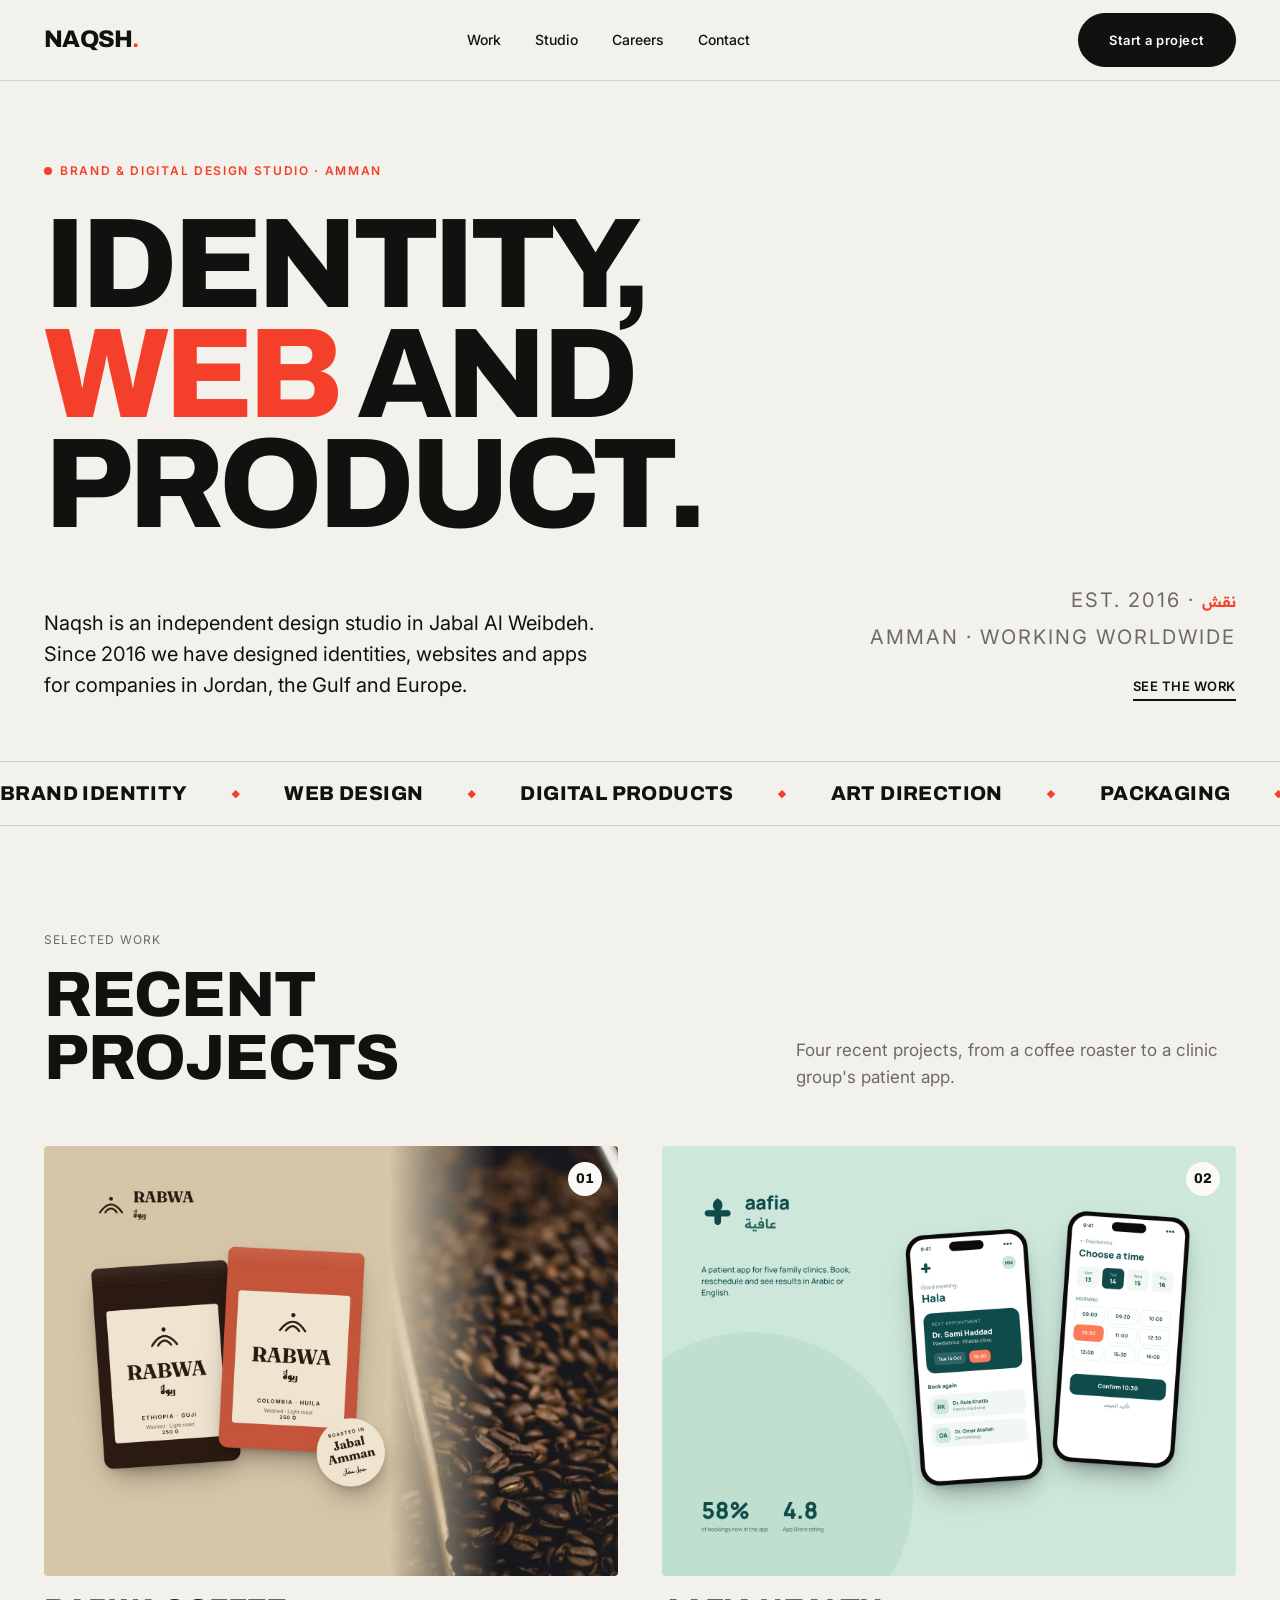
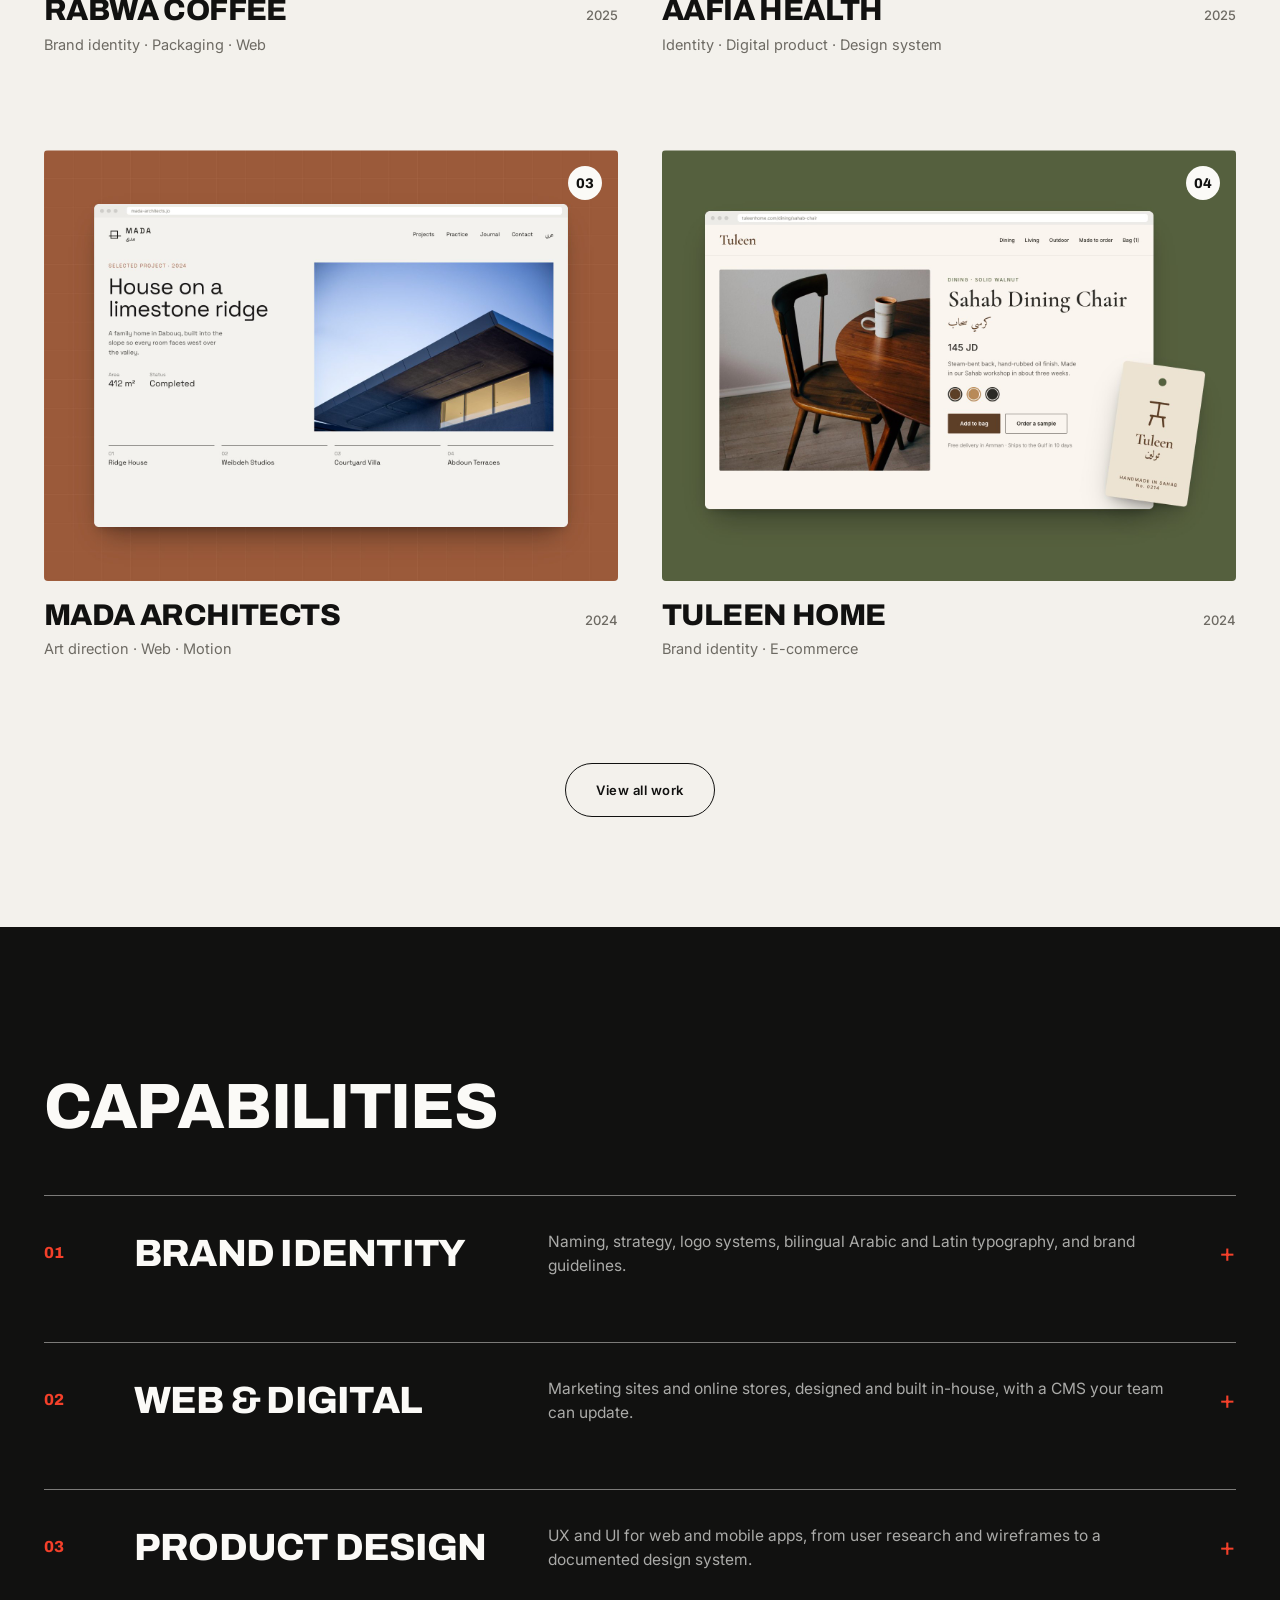
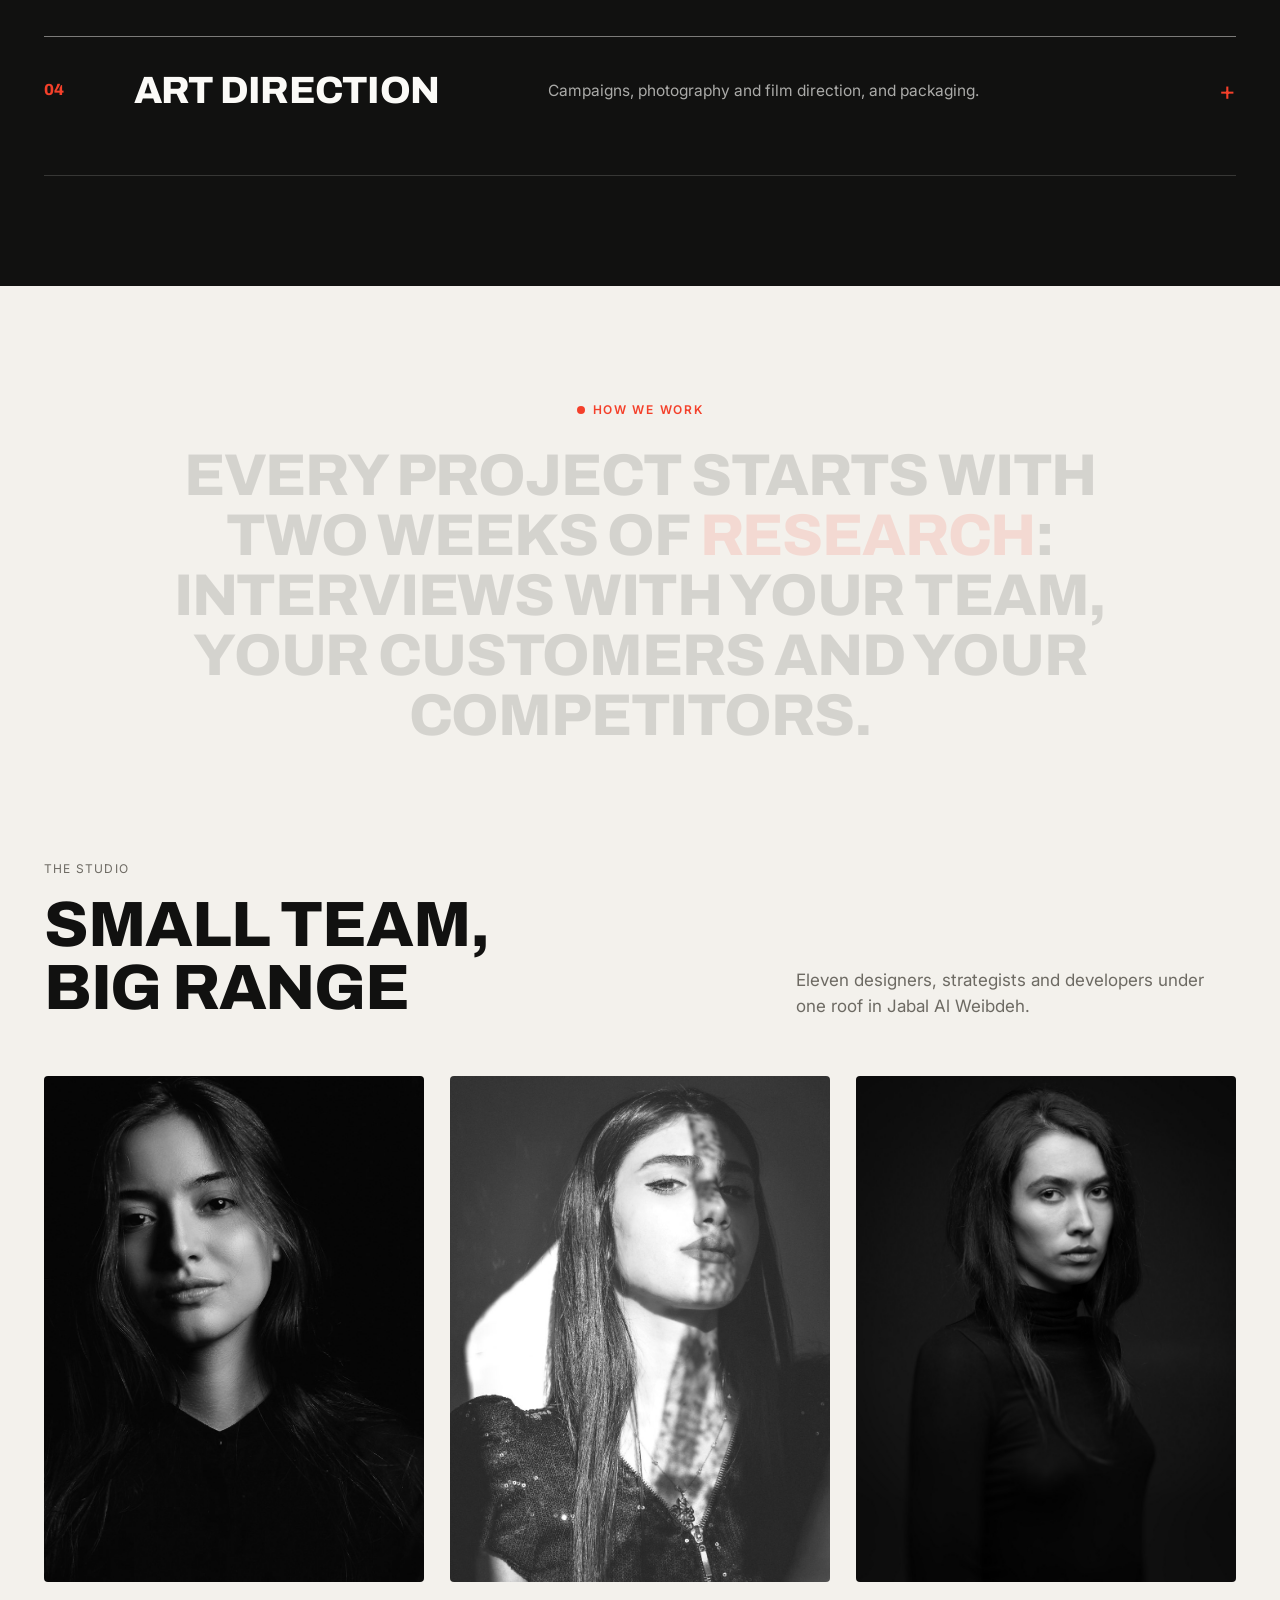
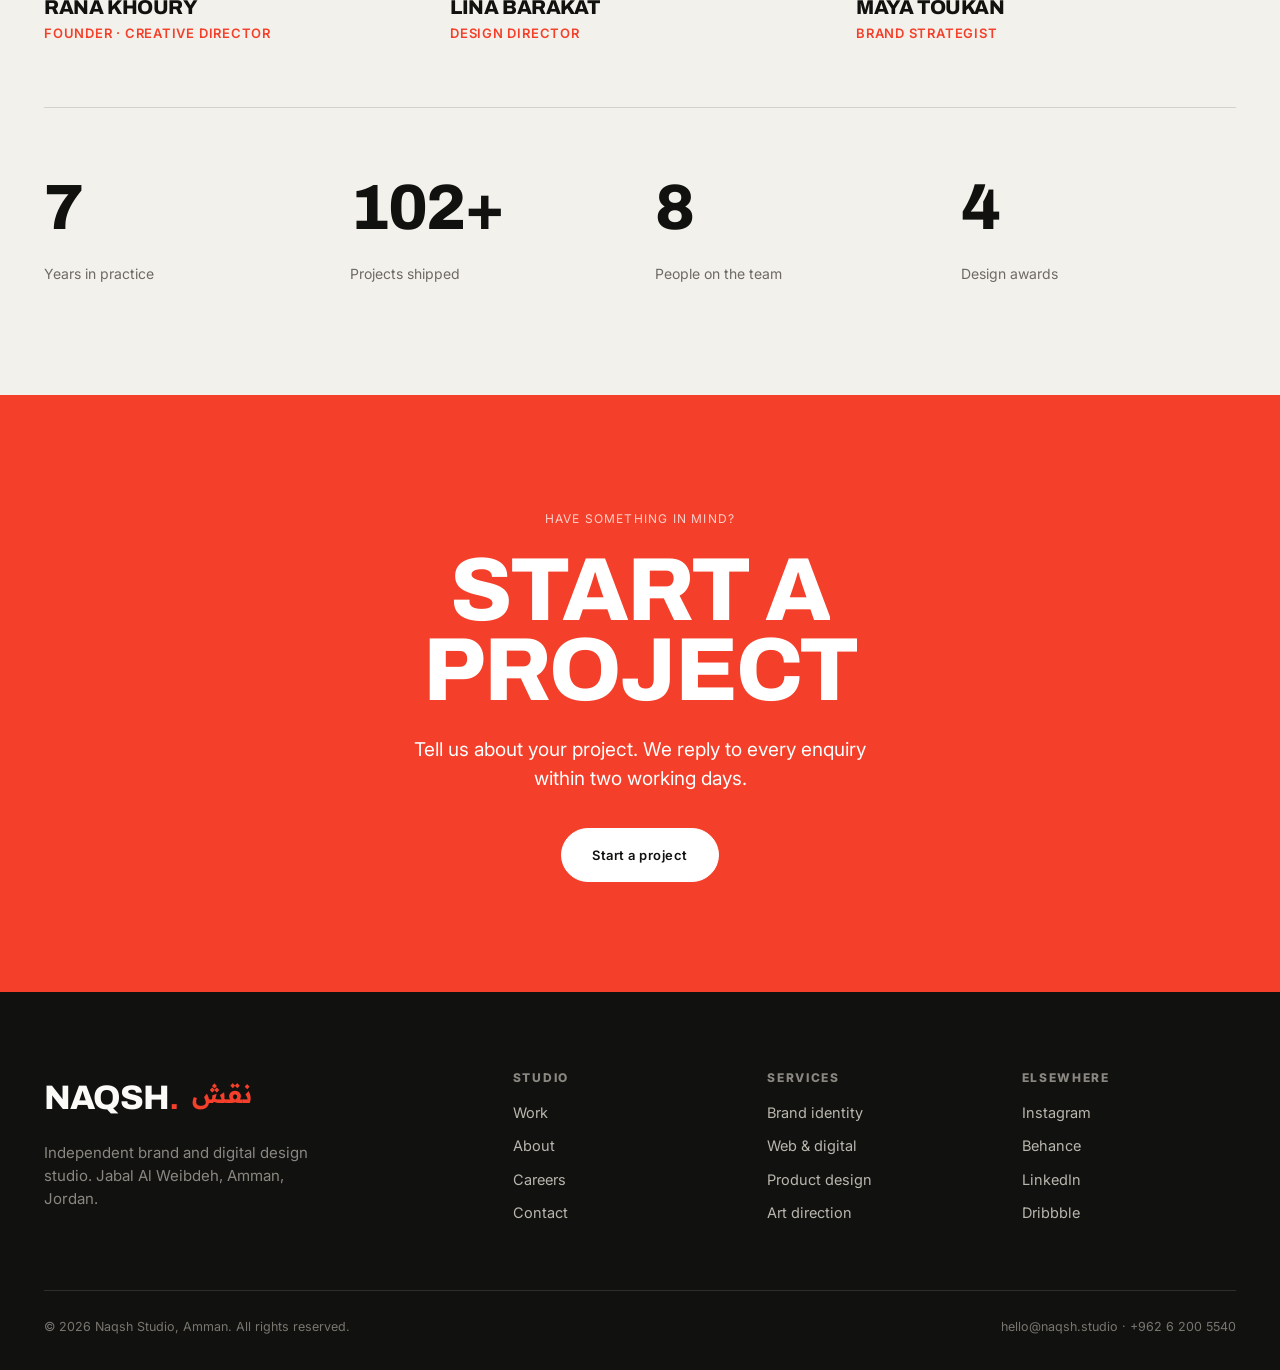
<file: index.html>
<!DOCTYPE html>
<html lang="en">
<head>
<meta charset="UTF-8">
<meta name="viewport" content="width=device-width, initial-scale=1.0">
<title>Naqsh - Brand &amp; Digital Design Studio, Amman</title>
<meta name="description" content="Naqsh is an independent brand and digital design studio in Amman. We build identities, websites and products for companies that want to be noticed for the right reasons.">
<meta property="og:title" content="Naqsh - Brand &amp; Digital Design Studio">
<meta property="og:image" content="assets/img/studio-3.jpg">
<meta name="theme-color" content="#111110">
<link rel="icon" href="assets/favicon.svg" type="image/svg+xml">
<link rel="preconnect" href="https://fonts.googleapis.com">
<link rel="preconnect" href="https://fonts.gstatic.com" crossorigin>
<link href="https://fonts.googleapis.com/css2?family=Archivo:wght@600;700;800;900&family=Inter:wght@400;500;600&family=Readex+Pro:wght@400;600&display=swap" rel="stylesheet">
<link rel="stylesheet" href="assets/css/style.css?v=4">
</head>
<body>
<header>
  <div class="wrap nav">
    <button class="burger" aria-label="Menu"><span></span><span></span><span></span></button>
    <a href="index.html" class="brand-word">Naqsh<b>.</b></a>
    <nav class="nav-links">
      <a href="work.html">Work</a>
      <a href="studio.html">Studio</a>
      <a href="careers.html">Careers</a>
      <a href="contact.html">Contact</a>
    </nav>
    <a href="contact.html" class="btn">Start a project</a>
  </div>
</header>

<!-- HERO -->
<section class="hero">
  <div class="wrap">
    <span class="eyebrow">Brand &amp; digital design studio · Amman</span>
    <h1 class="display">Identity,<br><em>web</em> and<br>product.</h1>
    <div class="hero-foot">
      <p>Naqsh is an independent design studio in Jabal Al Weibdeh. Since 2016 we have designed identities, websites and apps for companies in Jordan, the Gulf and Europe.</p>
      <div class="meta">
        <p class="mono">Est. 2016 · <span lang="ar" dir="rtl" class="hero-ar">نقش</span></p>
        <p class="mono" style="margin-top:6px">Amman · working worldwide</p>
        <div style="margin-top:20px"><a href="work.html" class="alink">See the work</a></div>
      </div>
    </div>
  </div>
  <div class="hero-marq" aria-hidden="true">
    <div class="row">
      <span>Brand Identity</span><span>Web Design</span><span>Digital Products</span><span>Art Direction</span><span>Packaging</span><span>Motion</span>
      <span>Brand Identity</span><span>Web Design</span><span>Digital Products</span><span>Art Direction</span><span>Packaging</span><span>Motion</span>
    </div>
  </div>
</section>

<!-- SELECTED WORK -->
<section style="padding-top:40px">
  <div class="wrap">
    <div class="sec-head">
      <div><span class="mono" data-r>Selected work</span><h2 data-r style="margin-top:14px">Recent<br>projects</h2></div>
      <p data-r>Four recent projects, from a coffee roaster to a clinic group's patient app.</p>
    </div>
    <div class="work-grid">
      <article class="wcard" data-r><a class="wcard-link" href="project-rabwa.html"><div class="wcard-media"><span class="idx">01</span><img src="assets/img/work/rabwa-cover.jpg" alt="Rabwa Coffee project" loading="lazy"></div>
        <div class="wcard-head"><h3>Rabwa Coffee</h3><span class="yr">2025</span></div>
        <p class="tags">Brand identity · Packaging · Web</p>
        <div class="arrow"><span class="alink">View case study</span></div>
      </a></article>
      <article class="wcard" data-r><a class="wcard-link" href="project-aafia.html"><div class="wcard-media"><span class="idx">02</span><img src="assets/img/work/aafia-cover.jpg" alt="Aafia Health project" loading="lazy"></div>
        <div class="wcard-head"><h3>Aafia Health</h3><span class="yr">2025</span></div>
        <p class="tags">Identity · Digital product · Design system</p>
        <div class="arrow"><span class="alink">View case study</span></div>
      </a></article>
      <article class="wcard" data-r><a class="wcard-link" href="project-mada.html"><div class="wcard-media"><span class="idx">03</span><img src="assets/img/work/mada-cover.jpg" alt="Mada Architects project" loading="lazy"></div>
        <div class="wcard-head"><h3>Mada Architects</h3><span class="yr">2024</span></div>
        <p class="tags">Art direction · Web · Motion</p>
        <div class="arrow"><span class="alink">View case study</span></div>
      </a></article>
      <article class="wcard" data-r><a class="wcard-link" href="project-tuleen.html"><div class="wcard-media"><span class="idx">04</span><img src="assets/img/work/tuleen-cover.jpg" alt="Tuleen Home project" loading="lazy"></div>
        <div class="wcard-head"><h3>Tuleen Home</h3><span class="yr">2024</span></div>
        <p class="tags">Brand identity · E-commerce</p>
        <div class="arrow"><span class="alink">View case study</span></div>
      </a></article>
    </div>
    <div style="text-align:center;margin-top:60px" data-r><a href="work.html" class="btn btn-o">View all work</a></div>
  </div>
</section>

<!-- SERVICES -->
<section class="serv">
  <div class="wrap">
    <div class="sec-head"><div><span class="mono" data-r>What we do</span><h2 data-r style="margin-top:14px">Capabilities</h2></div></div>
    <div class="serv-list">
      <div class="srow srow-x" data-r role="button" tabindex="0" aria-expanded="false"><span class="n">01</span><h3>Brand Identity</h3><p>Naming, strategy, logo systems, bilingual Arabic and Latin typography, and brand guidelines.</p><span class="plus" aria-hidden="true">+</span><div class="srow-more"><div><ul><li>Naming</li><li>Brand strategy</li><li>Logo and symbol</li><li>Arabic and Latin type pairing</li><li>Brand guidelines</li></ul><div class="srow-cases"><span>See it in</span><a href="project-rabwa.html">Rabwa Coffee</a><a href="project-sahel.html">Sahel Pantry</a></div></div></div></div>
      <div class="srow srow-x" data-r role="button" tabindex="0" aria-expanded="false"><span class="n">02</span><h3>Web &amp; Digital</h3><p>Marketing sites and online stores, designed and built in-house, with a CMS your team can update.</p><span class="plus" aria-hidden="true">+</span><div class="srow-more"><div><ul><li>Marketing websites</li><li>Shopify stores</li><li>Bilingual right-to-left builds</li><li>CMS your team can edit</li></ul><div class="srow-cases"><span>See it in</span><a href="project-mada.html">Mada Architects</a><a href="project-tuleen.html">Tuleen Home</a></div></div></div></div>
      <div class="srow srow-x" data-r role="button" tabindex="0" aria-expanded="false"><span class="n">03</span><h3>Product Design</h3><p>UX and UI for web and mobile apps, from user research and wireframes to a documented design system.</p><span class="plus" aria-hidden="true">+</span><div class="srow-more"><div><ul><li>User research</li><li>UX flows and prototypes</li><li>Interface design</li><li>Design systems</li></ul><div class="srow-cases"><span>See it in</span><a href="project-aafia.html">Aafia Health</a><a href="project-dawra.html">Dawra</a></div></div></div></div>
      <div class="srow srow-x" data-r role="button" tabindex="0" aria-expanded="false"><span class="n">04</span><h3>Art Direction</h3><p>Campaigns, photography and film direction, and packaging.</p><span class="plus" aria-hidden="true">+</span><div class="srow-more"><div><ul><li>Photography direction</li><li>Packaging</li><li>Campaigns</li><li>Wayfinding and signage</li></ul><div class="srow-cases"><span>See it in</span><a href="project-layali.html">Layali Dead Sea Resort</a><a href="project-fakhar.html">Fakhar Ceramics</a></div></div></div></div>
    </div>
  </div>
</section>

<!-- STATEMENT -->
<section>
  <div class="wrap statement">
    <span class="eyebrow" data-r style="justify-content:center;margin-bottom:26px">How we work</span>
    <h2 data-r>Every project starts with two weeks of <em>research</em>: interviews with your team, your customers and your competitors.</h2>
  </div>
</section>

<!-- TEAM PREVIEW -->
<section style="padding-top:0">
  <div class="wrap">
    <div class="sec-head"><div><span class="mono" data-r>The studio</span><h2 data-r style="margin-top:14px">Small team,<br>big range</h2></div><p data-r>Eleven designers, strategists and developers under one roof in Jabal Al Weibdeh.</p></div>
    <div class="team-grid">
      <div class="member" data-r><div class="m-media"><img src="assets/img/people-1.jpg" alt="Rana Khoury, founder and creative director"></div><h3>Rana Khoury</h3><p>Founder · Creative Director</p></div>
      <div class="member" data-r><div class="m-media"><img src="assets/img/people-2.jpg" alt="Lina Barakat, design director"></div><h3>Lina Barakat</h3><p>Design Director</p></div>
      <div class="member" data-r><div class="m-media"><img src="assets/img/people-4.jpg" alt="Maya Toukan, brand strategist"></div><h3>Maya Toukan</h3><p>Brand Strategist</p></div>
    </div>
    <div class="stats" style="margin-top:64px">
      <div class="stat" data-r><div class="n">10</div><div class="l">Years in practice</div></div>
      <div class="stat" data-r><div class="n">140+</div><div class="l">Projects shipped</div></div>
      <div class="stat" data-r><div class="n">11</div><div class="l">People on the team</div></div>
      <div class="stat" data-r><div class="n">6</div><div class="l">Design awards</div></div>
    </div>
  </div>
</section>

<!-- CTA -->
<section class="cta">
  <div class="wrap">
    <span class="mono" data-r style="color:rgba(255,255,255,.75)">Have something in mind?</span>
    <h2 data-r style="margin-top:20px">Start a<br>project</h2>
    <p data-r>Tell us about your project. We reply to every enquiry within two working days.</p>
    <div data-r><a href="contact.html" class="btn">Start a project</a></div>
  </div>
</section>

<footer>
  <div class="wrap">
    <div class="foot-top">
      <div class="foot-brand"><span class="brand-word">Naqsh<b style="color:var(--red)">.</b></span><span class="brand-ar" lang="ar" dir="rtl">نقش</span><p>Independent brand and digital design studio. Jabal Al Weibdeh, Amman, Jordan.</p></div>
      <div class="foot-col"><h4>Studio</h4><a href="work.html">Work</a><a href="studio.html">About</a><a href="careers.html">Careers</a><a href="contact.html">Contact</a></div>
      <div class="foot-col"><h4>Services</h4><a href="work.html">Brand identity</a><a href="work.html">Web &amp; digital</a><a href="work.html">Product design</a><a href="work.html">Art direction</a></div>
      <div class="foot-col"><h4>Elsewhere</h4><a href="https://instagram.com/naqsh.studio" target="_blank" rel="noopener">Instagram</a><a href="https://behance.net/naqshstudio" target="_blank" rel="noopener">Behance</a><a href="https://linkedin.com/company/naqsh-studio" target="_blank" rel="noopener">LinkedIn</a><a href="https://dribbble.com/naqshstudio" target="_blank" rel="noopener">Dribbble</a></div>
    </div>
    <div class="foot-bottom"><span>© <span data-year>2026</span> Naqsh Studio, Amman. All rights reserved.</span><span>hello@naqsh.studio · +962 6 200 5540</span></div>
  </div>
</footer>
<script src="assets/js/main.js?v=4"></script>
</body>
</html>
</file>
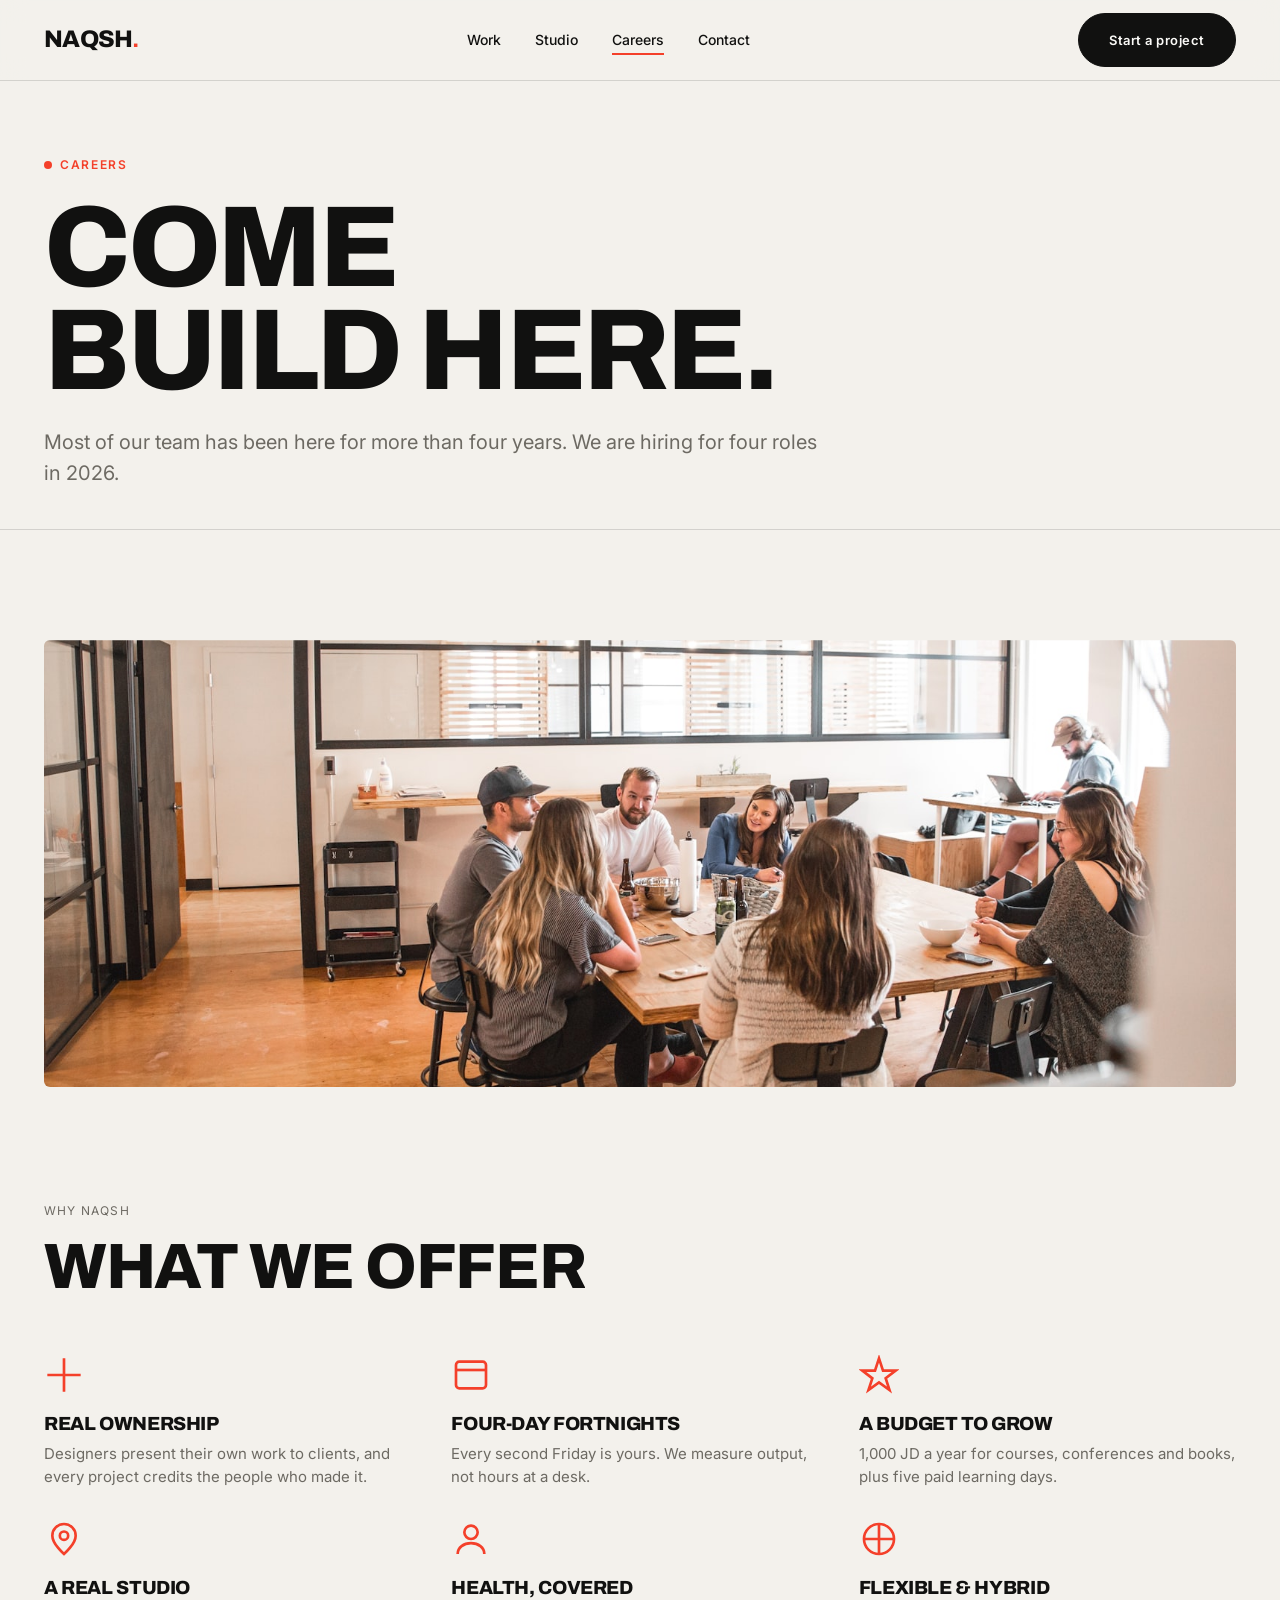
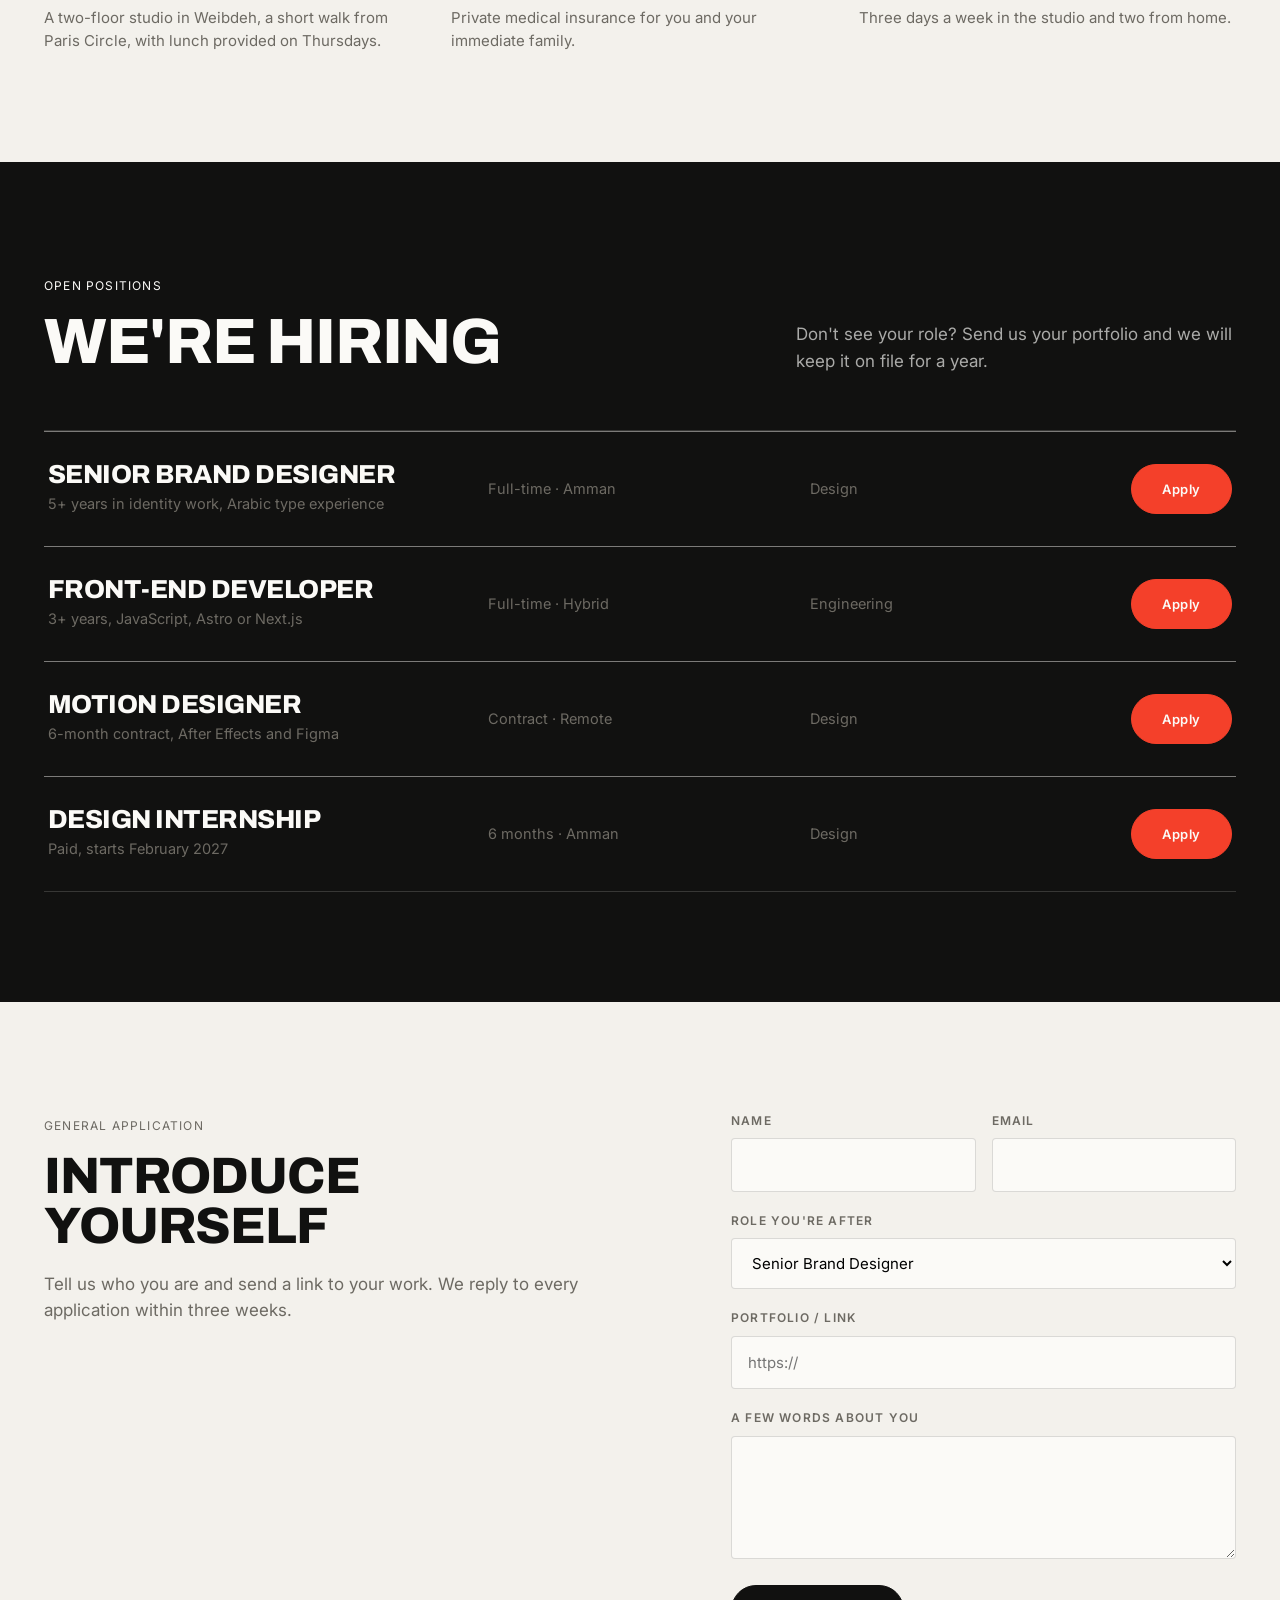
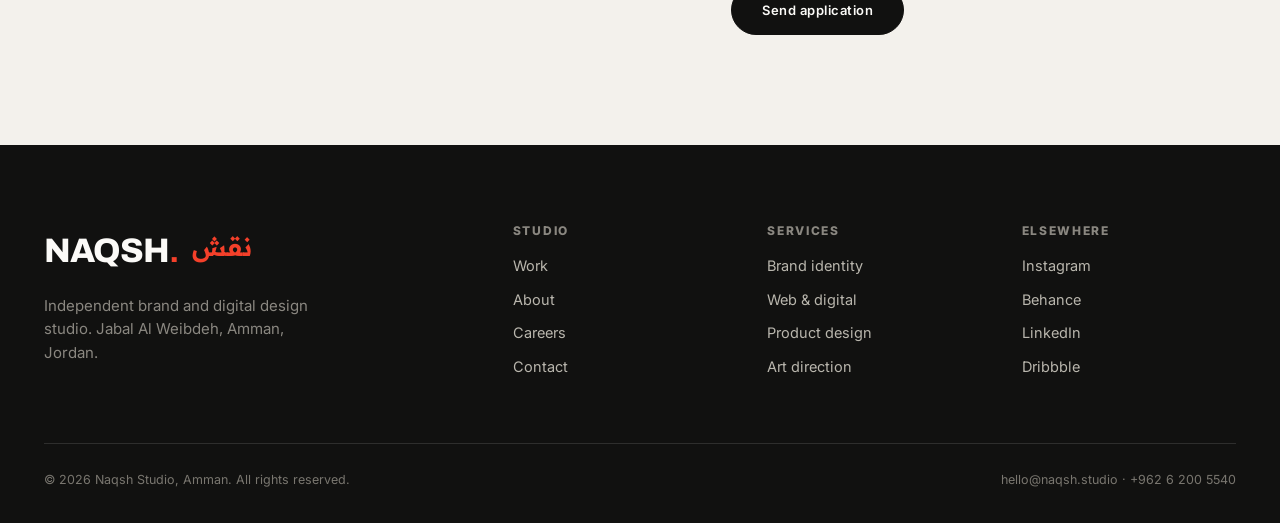
<file: careers.html>
<!DOCTYPE html>
<html lang="en">
<head>
<meta charset="UTF-8">
<meta name="viewport" content="width=device-width, initial-scale=1.0">
<title>Careers - Naqsh Studio</title>
<meta name="description" content="Join Naqsh. Current openings, how we work, and what it's like to be part of an independent design studio in Amman.">
<link rel="icon" href="assets/favicon.svg" type="image/svg+xml">
<link rel="preconnect" href="https://fonts.googleapis.com">
<link rel="preconnect" href="https://fonts.gstatic.com" crossorigin>
<link href="https://fonts.googleapis.com/css2?family=Archivo:wght@600;700;800;900&family=Inter:wght@400;500;600&family=Readex+Pro:wght@400;600&display=swap" rel="stylesheet">
<link rel="stylesheet" href="assets/css/style.css?v=4">
</head>
<body>
<header>
  <div class="wrap nav">
    <button class="burger" aria-label="Menu"><span></span><span></span><span></span></button>
    <a href="index.html" class="brand-word">Naqsh<b>.</b></a>
    <nav class="nav-links"><a href="work.html">Work</a><a href="studio.html">Studio</a><a href="careers.html" class="active">Careers</a><a href="contact.html">Contact</a></nav>
    <a href="contact.html" class="btn">Start a project</a>
  </div>
</header>

<div class="page-hero">
  <div class="wrap">
    <span class="eyebrow">Careers</span>
    <h1 class="display">Come<br>build here.</h1>
    <p class="lede">Most of our team has been here for more than four years. We are hiring for four roles in 2026.</p>
  </div>
</div>

<section style="padding-bottom:0">
  <div class="wrap">
    <img src="assets/img/team-1.jpg" alt="Life at Naqsh" data-r style="width:100%;aspect-ratio:16/6;object-fit:cover;border-radius:6px">
  </div>
</section>

<!-- PERKS -->
<section>
  <div class="wrap">
    <div class="sec-head"><div><span class="mono" data-r>Why Naqsh</span><h2 data-r style="margin-top:14px">What we offer</h2></div></div>
    <div class="perks">
      <div class="perk" data-r><svg class="ic" viewBox="0 0 24 24" fill="none" stroke="currentColor" stroke-width="1.6"><path d="M12 2v20M2 12h20"/></svg><h3>Real ownership</h3><p>Designers present their own work to clients, and every project credits the people who made it.</p></div>
      <div class="perk" data-r><svg class="ic" viewBox="0 0 24 24" fill="none" stroke="currentColor" stroke-width="1.6"><rect x="3" y="4" width="18" height="16" rx="2"/><path d="M3 9h18"/></svg><h3>Four-day fortnights</h3><p>Every second Friday is yours. We measure output, not hours at a desk.</p></div>
      <div class="perk" data-r><svg class="ic" viewBox="0 0 24 24" fill="none" stroke="currentColor" stroke-width="1.6"><path d="M12 2l2.4 7.4H22l-6 4.5 2.3 7.1-6.3-4.6L5.7 21 8 14 2 9.4h7.6z"/></svg><h3>A budget to grow</h3><p>1,000 JD a year for courses, conferences and books, plus five paid learning days.</p></div>
      <div class="perk" data-r><svg class="ic" viewBox="0 0 24 24" fill="none" stroke="currentColor" stroke-width="1.6"><path d="M12 21s-7-6-7-11a7 7 0 0 1 14 0c0 5-7 11-7 11z"/><circle cx="12" cy="10" r="2.5"/></svg><h3>A real studio</h3><p>A two-floor studio in Weibdeh, a short walk from Paris Circle, with lunch provided on Thursdays.</p></div>
      <div class="perk" data-r><svg class="ic" viewBox="0 0 24 24" fill="none" stroke="currentColor" stroke-width="1.6"><circle cx="12" cy="8" r="4"/><path d="M4 21c0-4 3.6-6.5 8-6.5s8 2.5 8 6.5"/></svg><h3>Health, covered</h3><p>Private medical insurance for you and your immediate family.</p></div>
      <div class="perk" data-r><svg class="ic" viewBox="0 0 24 24" fill="none" stroke="currentColor" stroke-width="1.6"><path d="M3 12h18M12 3v18"/><circle cx="12" cy="12" r="9"/></svg><h3>Flexible &amp; hybrid</h3><p>Three days a week in the studio and two from home.</p></div>
    </div>
  </div>
</section>

<!-- OPEN ROLES -->
<section class="serv">
  <div class="wrap">
    <div class="sec-head"><div><span class="mono" data-r>Open positions</span><h2 data-r style="margin-top:14px">We're hiring</h2></div><p data-r style="color:rgba(251,250,247,.66)">Don't see your role? Send us your portfolio and we will keep it on file for a year.</p></div>
    <div style="border-top:1px solid rgba(251,250,247,.16)">
      <div class="job" data-r style="border-color:rgba(251,250,247,.16)"><div><h3>Senior Brand Designer</h3><p class="d" style="margin-top:6px">5+ years in identity work, Arabic type experience</p></div><div class="d">Full-time · Amman</div><div class="d">Design</div><button class="btn" data-apply="Senior Brand Designer" style="background:var(--red);border-color:var(--red)">Apply</button></div>
      <div class="job" data-r style="border-color:rgba(251,250,247,.16)"><div><h3>Front-end Developer</h3><p class="d" style="margin-top:6px">3+ years, JavaScript, Astro or Next.js</p></div><div class="d">Full-time · Hybrid</div><div class="d">Engineering</div><button class="btn" data-apply="Front-end Developer" style="background:var(--red);border-color:var(--red)">Apply</button></div>
      <div class="job" data-r style="border-color:rgba(251,250,247,.16)"><div><h3>Motion Designer</h3><p class="d" style="margin-top:6px">6-month contract, After Effects and Figma</p></div><div class="d">Contract · Remote</div><div class="d">Design</div><button class="btn" data-apply="Motion Designer" style="background:var(--red);border-color:var(--red)">Apply</button></div>
      <div class="job" data-r style="border-color:rgba(251,250,247,.16);border-bottom:1px solid rgba(251,250,247,.16)"><div><h3>Design Internship</h3><p class="d" style="margin-top:6px">Paid, starts February 2027</p></div><div class="d">6 months · Amman</div><div class="d">Design</div><button class="btn" data-apply="Design Internship" style="background:var(--red);border-color:var(--red)">Apply</button></div>
    </div>
  </div>
</section>

<!-- APPLY -->
<section id="apply">
  <div class="wrap cgrid">
    <div data-r>
      <span class="mono">General application</span>
      <h2 style="font-size:clamp(30px,4vw,52px);text-transform:uppercase;margin:14px 0 20px">Introduce<br>yourself</h2>
      <p style="color:var(--grey);font-size:17px">Tell us who you are and send a link to your work. We reply to every application within three weeks.</p>
    </div>
    <div data-r>
      <form data-form id="apply-form">
        <div style="display:grid;grid-template-columns:1fr 1fr;gap:16px">
          <div class="field"><label>Name</label><input type="text" required></div>
          <div class="field"><label>Email</label><input type="email" required></div>
        </div>
        <div class="field"><label>Role you're after</label>
          <select data-role-select><option>Senior Brand Designer</option><option>Front-end Developer</option><option>Motion Designer</option><option>Design Internship</option><option>Something else</option></select>
        </div>
        <div class="field"><label>Portfolio / link</label><input type="url" placeholder="https://"></div>
        <div class="field"><label>A few words about you</label><textarea rows="4"></textarea></div>
        <button class="btn" type="submit">Send application</button>
        <p data-note style="display:none;color:var(--red);margin-top:14px;font-weight:600">Thank you. We have received your application.</p>
      </form>
    </div>
  </div>
</section>

<footer>
  <div class="wrap">
    <div class="foot-top">
      <div class="foot-brand"><span class="brand-word">Naqsh<b style="color:var(--red)">.</b></span><span class="brand-ar" lang="ar" dir="rtl">نقش</span><p>Independent brand and digital design studio. Jabal Al Weibdeh, Amman, Jordan.</p></div>
      <div class="foot-col"><h4>Studio</h4><a href="work.html">Work</a><a href="studio.html">About</a><a href="careers.html">Careers</a><a href="contact.html">Contact</a></div>
      <div class="foot-col"><h4>Services</h4><a href="work.html">Brand identity</a><a href="work.html">Web &amp; digital</a><a href="work.html">Product design</a><a href="work.html">Art direction</a></div>
      <div class="foot-col"><h4>Elsewhere</h4><a href="https://instagram.com/naqsh.studio" target="_blank" rel="noopener">Instagram</a><a href="https://behance.net/naqshstudio" target="_blank" rel="noopener">Behance</a><a href="https://linkedin.com/company/naqsh-studio" target="_blank" rel="noopener">LinkedIn</a><a href="https://dribbble.com/naqshstudio" target="_blank" rel="noopener">Dribbble</a></div>
    </div>
    <div class="foot-bottom"><span>© <span data-year>2026</span> Naqsh Studio, Amman. All rights reserved.</span><span>hello@naqsh.studio · +962 6 200 5540</span></div>
  </div>
</footer>
<script src="assets/js/main.js?v=4"></script>
</body>
</html>
</file>
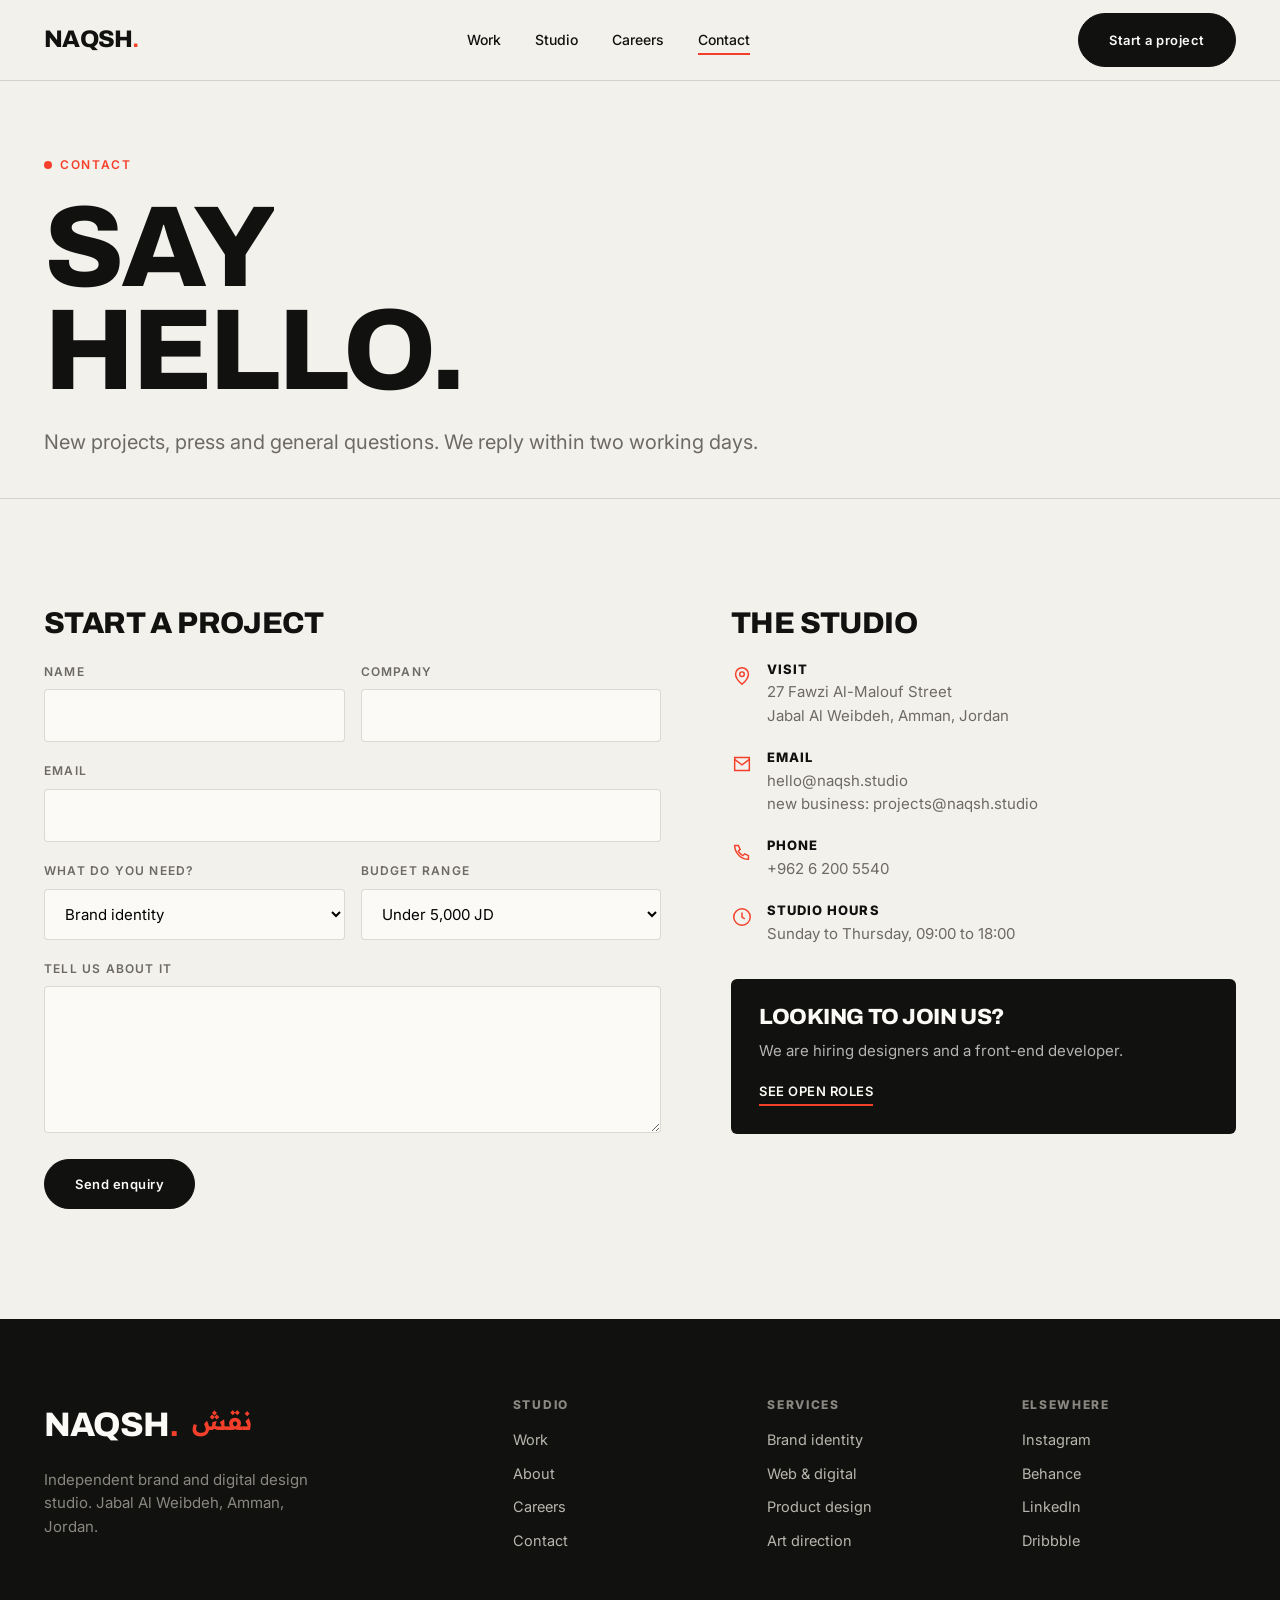
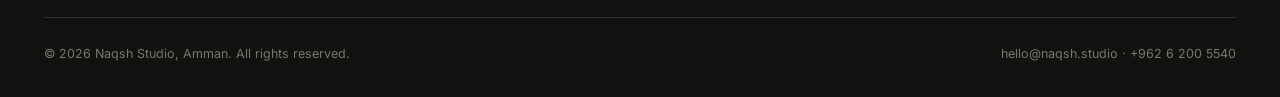
<file: contact.html>
<!DOCTYPE html>
<html lang="en">
<head>
<meta charset="UTF-8">
<meta name="viewport" content="width=device-width, initial-scale=1.0">
<title>Contact - Naqsh Studio</title>
<meta name="description" content="Start a project with Naqsh, or just say hello. Studio in Jabal Al Weibdeh, Amman.">
<link rel="icon" href="assets/favicon.svg" type="image/svg+xml">
<link rel="preconnect" href="https://fonts.googleapis.com">
<link rel="preconnect" href="https://fonts.gstatic.com" crossorigin>
<link href="https://fonts.googleapis.com/css2?family=Archivo:wght@600;700;800;900&family=Inter:wght@400;500;600&family=Readex+Pro:wght@400;600&display=swap" rel="stylesheet">
<link rel="stylesheet" href="assets/css/style.css?v=4">
</head>
<body>
<header>
  <div class="wrap nav">
    <button class="burger" aria-label="Menu"><span></span><span></span><span></span></button>
    <a href="index.html" class="brand-word">Naqsh<b>.</b></a>
    <nav class="nav-links"><a href="work.html">Work</a><a href="studio.html">Studio</a><a href="careers.html">Careers</a><a href="contact.html" class="active">Contact</a></nav>
    <a href="contact.html" class="btn">Start a project</a>
  </div>
</header>

<div class="page-hero">
  <div class="wrap">
    <span class="eyebrow">Contact</span>
    <h1 class="display">Say<br>hello.</h1>
    <p class="lede">New projects, press and general questions. We reply within two working days.</p>
  </div>
</div>

<section>
  <div class="wrap cgrid">
    <div data-r>
      <h2 style="font-size:30px;text-transform:uppercase;margin-bottom:24px">Start a project</h2>
      <form data-form>
        <div style="display:grid;grid-template-columns:1fr 1fr;gap:16px">
          <div class="field"><label>Name</label><input type="text" required></div>
          <div class="field"><label>Company</label><input type="text"></div>
        </div>
        <div class="field"><label>Email</label><input type="email" required></div>
        <div style="display:grid;grid-template-columns:1fr 1fr;gap:16px">
          <div class="field"><label>What do you need?</label>
            <select><option>Brand identity</option><option>Website</option><option>Digital product</option><option>Art direction</option><option>Not sure yet</option></select>
          </div>
          <div class="field"><label>Budget range</label>
            <select><option>Under 5,000 JD</option><option>5,000 to 15,000 JD</option><option>15,000 to 40,000 JD</option><option>40,000 JD +</option></select>
          </div>
        </div>
        <div class="field"><label>Tell us about it</label><textarea rows="5" required></textarea></div>
        <button class="btn" type="submit">Send enquiry</button>
        <p data-note style="display:none;color:var(--red);margin-top:14px;font-weight:600">Thank you. We will reply within two working days.</p>
      </form>
    </div>
    <div data-r>
      <h2 style="font-size:30px;text-transform:uppercase;margin-bottom:24px">The studio</h2>
      <div class="info-row"><svg viewBox="0 0 24 24" fill="none" stroke="currentColor" stroke-width="1.6"><path d="M12 21s-7-6-7-11a7 7 0 0 1 14 0c0 5-7 11-7 11z"/><circle cx="12" cy="10" r="2.5"/></svg><div><h4>Visit</h4><p>27 Fawzi Al-Malouf Street<br>Jabal Al Weibdeh, Amman, Jordan</p></div></div>
      <div class="info-row"><svg viewBox="0 0 24 24" fill="none" stroke="currentColor" stroke-width="1.6"><path d="M4 5h16v14H4z"/><path d="M4 7l8 6 8-6"/></svg><div><h4>Email</h4><p>hello@naqsh.studio<br>new business: projects@naqsh.studio</p></div></div>
      <div class="info-row"><svg viewBox="0 0 24 24" fill="none" stroke="currentColor" stroke-width="1.6"><path d="M4 5c0 8 7 15 15 15v-4l-4-2-2 2a12 12 0 0 1-5-5l2-2-2-4H4z"/></svg><div><h4>Phone</h4><p>+962 6 200 5540</p></div></div>
      <div class="info-row"><svg viewBox="0 0 24 24" fill="none" stroke="currentColor" stroke-width="1.6"><circle cx="12" cy="12" r="9"/><path d="M12 7v5l3 2"/></svg><div><h4>Studio hours</h4><p>Sunday to Thursday, 09:00 to 18:00</p></div></div>
      <div style="margin-top:34px;padding:28px;background:var(--ink);color:var(--paper);border-radius:6px">
        <h3 style="font-size:22px;text-transform:uppercase;margin-bottom:10px;color:var(--paper)">Looking to join us?</h3>
        <p style="color:rgba(251,250,247,.7);font-size:15px;margin-bottom:16px">We are hiring designers and a front-end developer.</p>
        <a href="careers.html" class="alink" style="color:var(--paper);border-color:var(--red)">See open roles</a>
      </div>
    </div>
  </div>
</section>

<footer>
  <div class="wrap">
    <div class="foot-top">
      <div class="foot-brand"><span class="brand-word">Naqsh<b style="color:var(--red)">.</b></span><span class="brand-ar" lang="ar" dir="rtl">نقش</span><p>Independent brand and digital design studio. Jabal Al Weibdeh, Amman, Jordan.</p></div>
      <div class="foot-col"><h4>Studio</h4><a href="work.html">Work</a><a href="studio.html">About</a><a href="careers.html">Careers</a><a href="contact.html">Contact</a></div>
      <div class="foot-col"><h4>Services</h4><a href="work.html">Brand identity</a><a href="work.html">Web &amp; digital</a><a href="work.html">Product design</a><a href="work.html">Art direction</a></div>
      <div class="foot-col"><h4>Elsewhere</h4><a href="https://instagram.com/naqsh.studio" target="_blank" rel="noopener">Instagram</a><a href="https://behance.net/naqshstudio" target="_blank" rel="noopener">Behance</a><a href="https://linkedin.com/company/naqsh-studio" target="_blank" rel="noopener">LinkedIn</a><a href="https://dribbble.com/naqshstudio" target="_blank" rel="noopener">Dribbble</a></div>
    </div>
    <div class="foot-bottom"><span>© <span data-year>2026</span> Naqsh Studio, Amman. All rights reserved.</span><span>hello@naqsh.studio · +962 6 200 5540</span></div>
  </div>
</footer>
<script src="assets/js/main.js?v=4"></script>
</body>
</html>
</file>
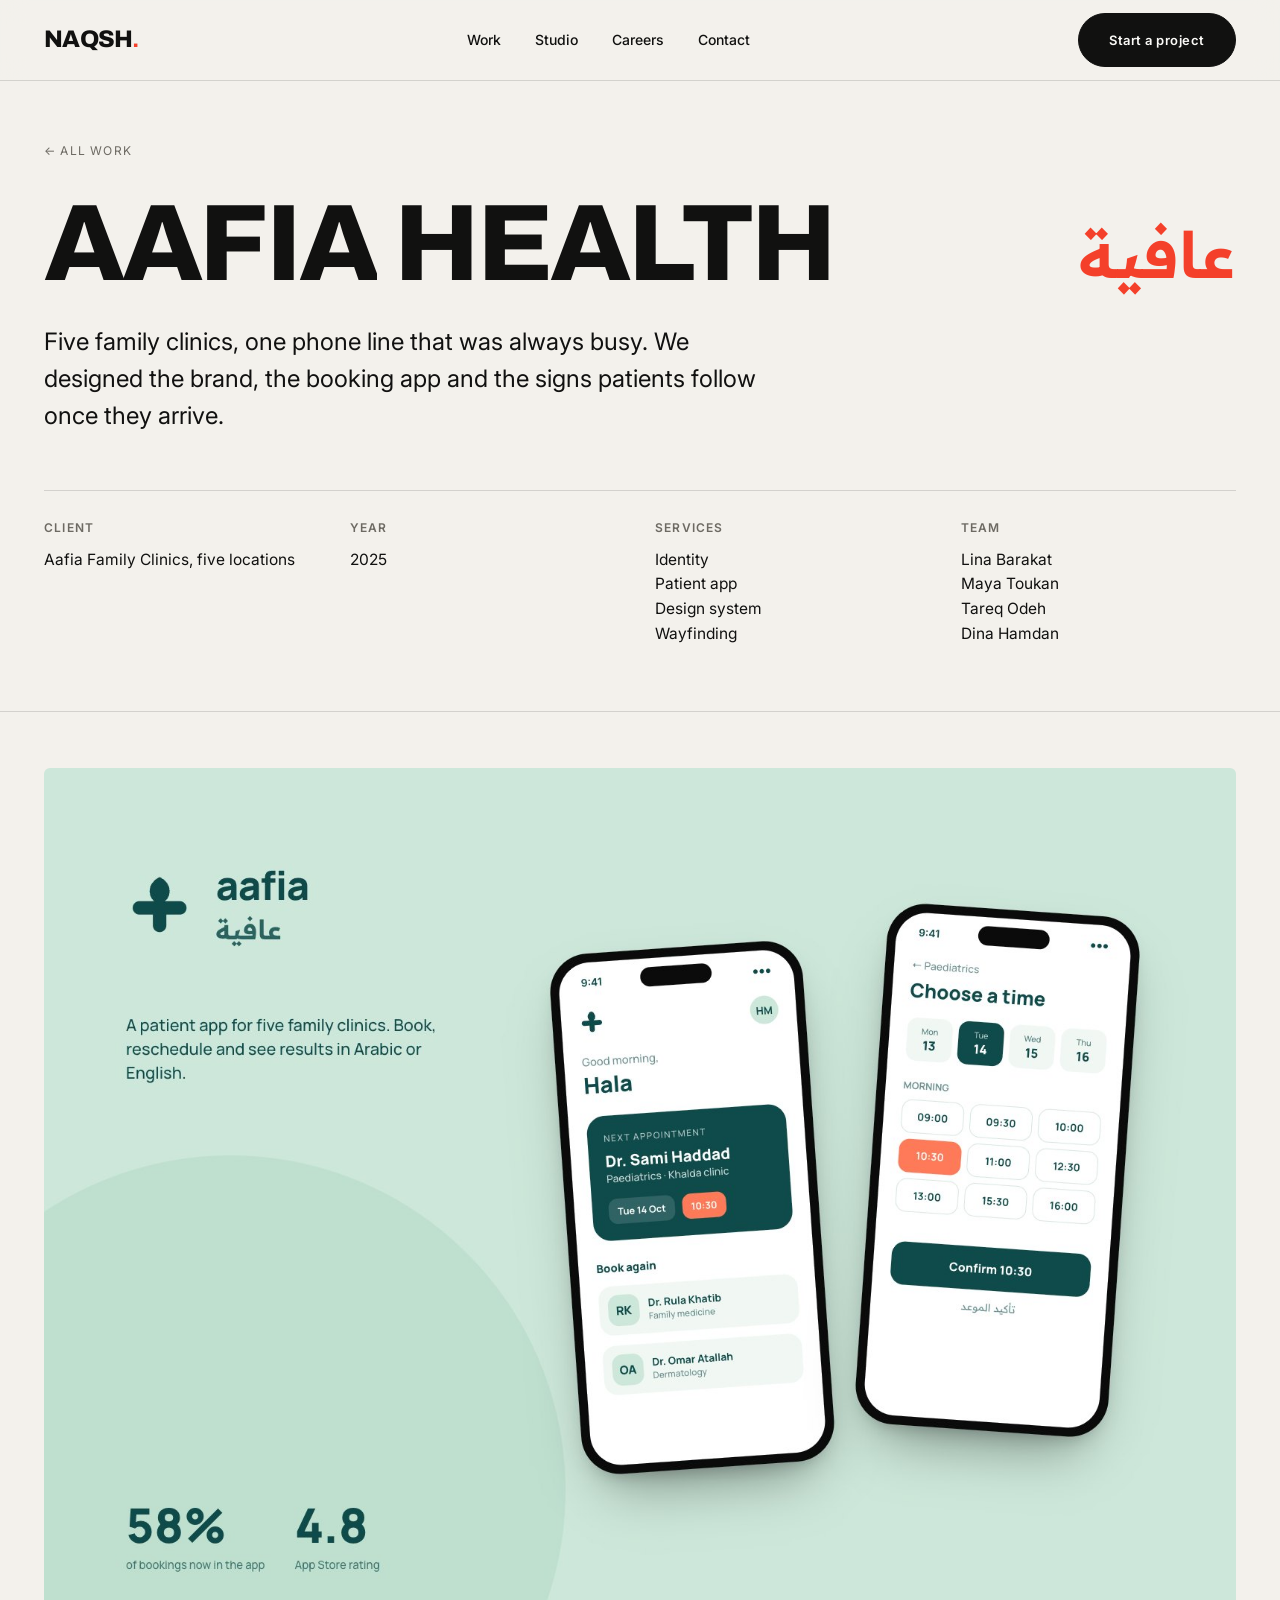
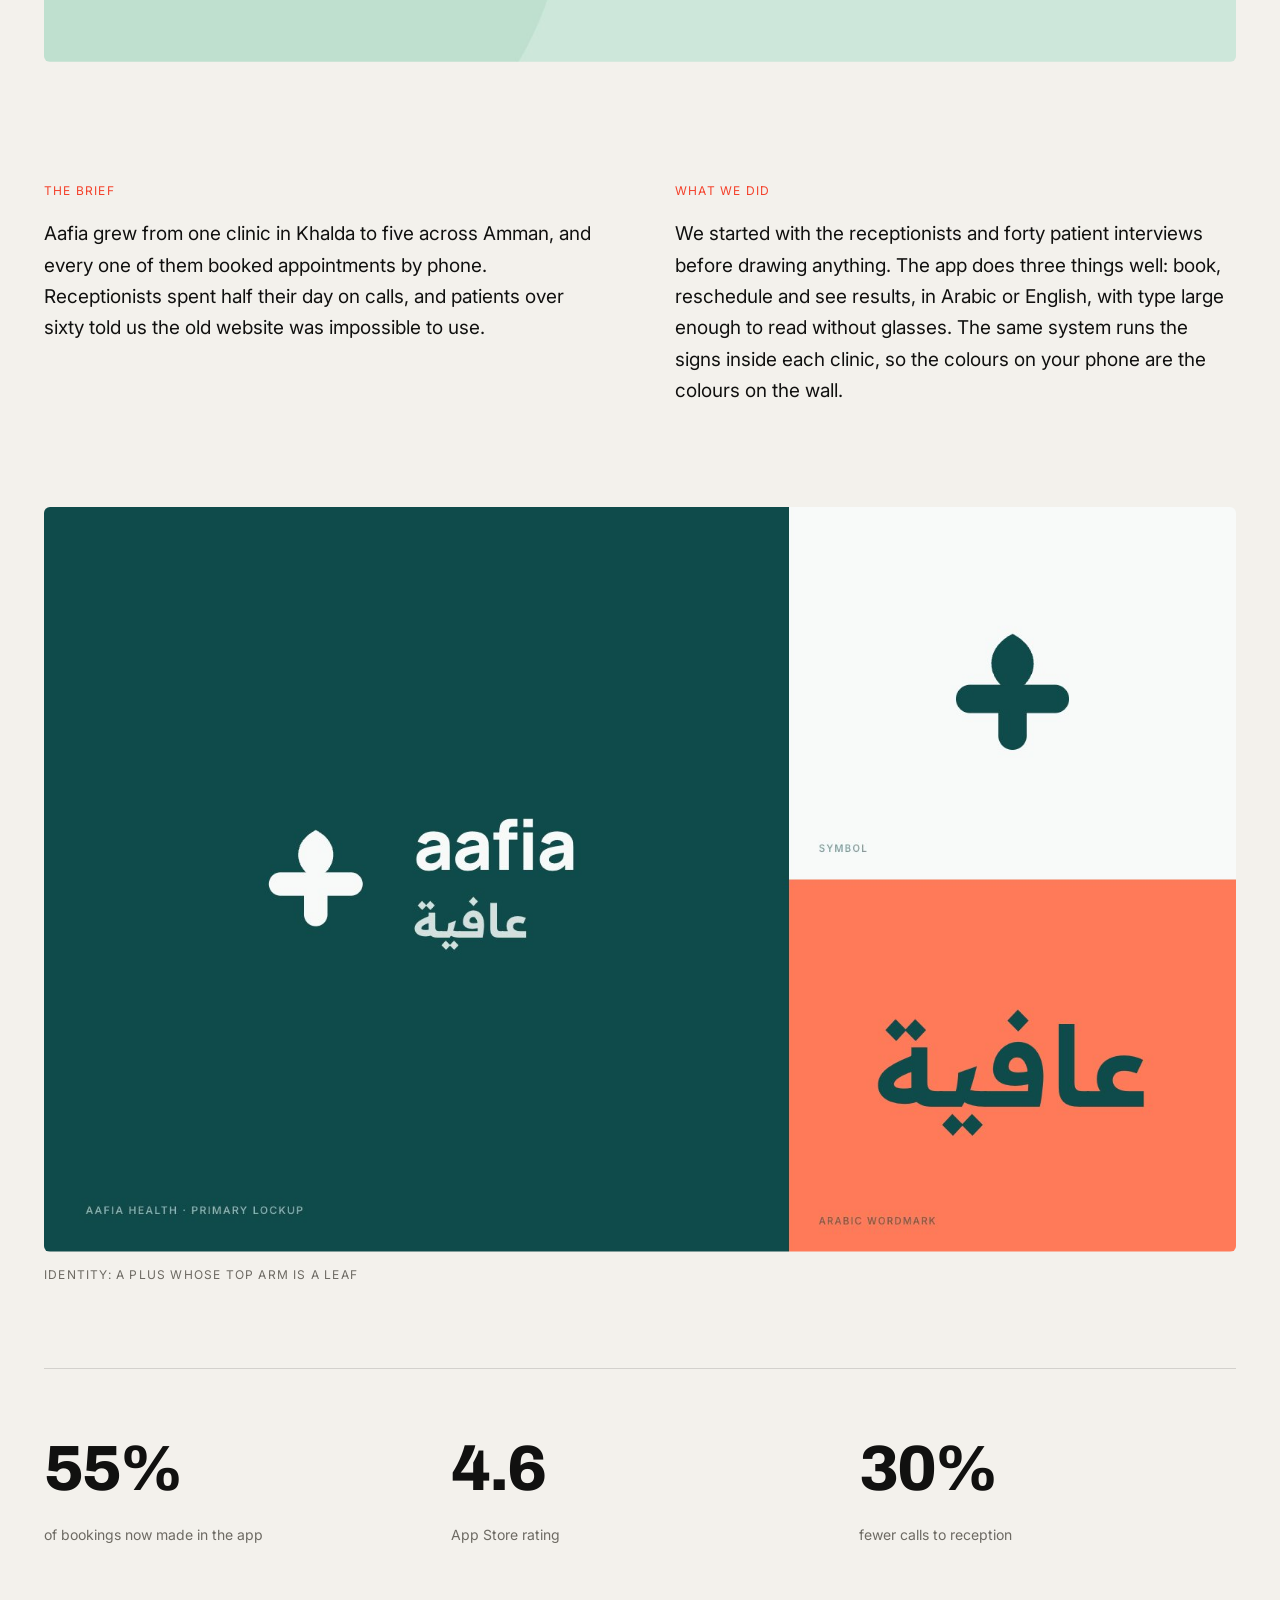
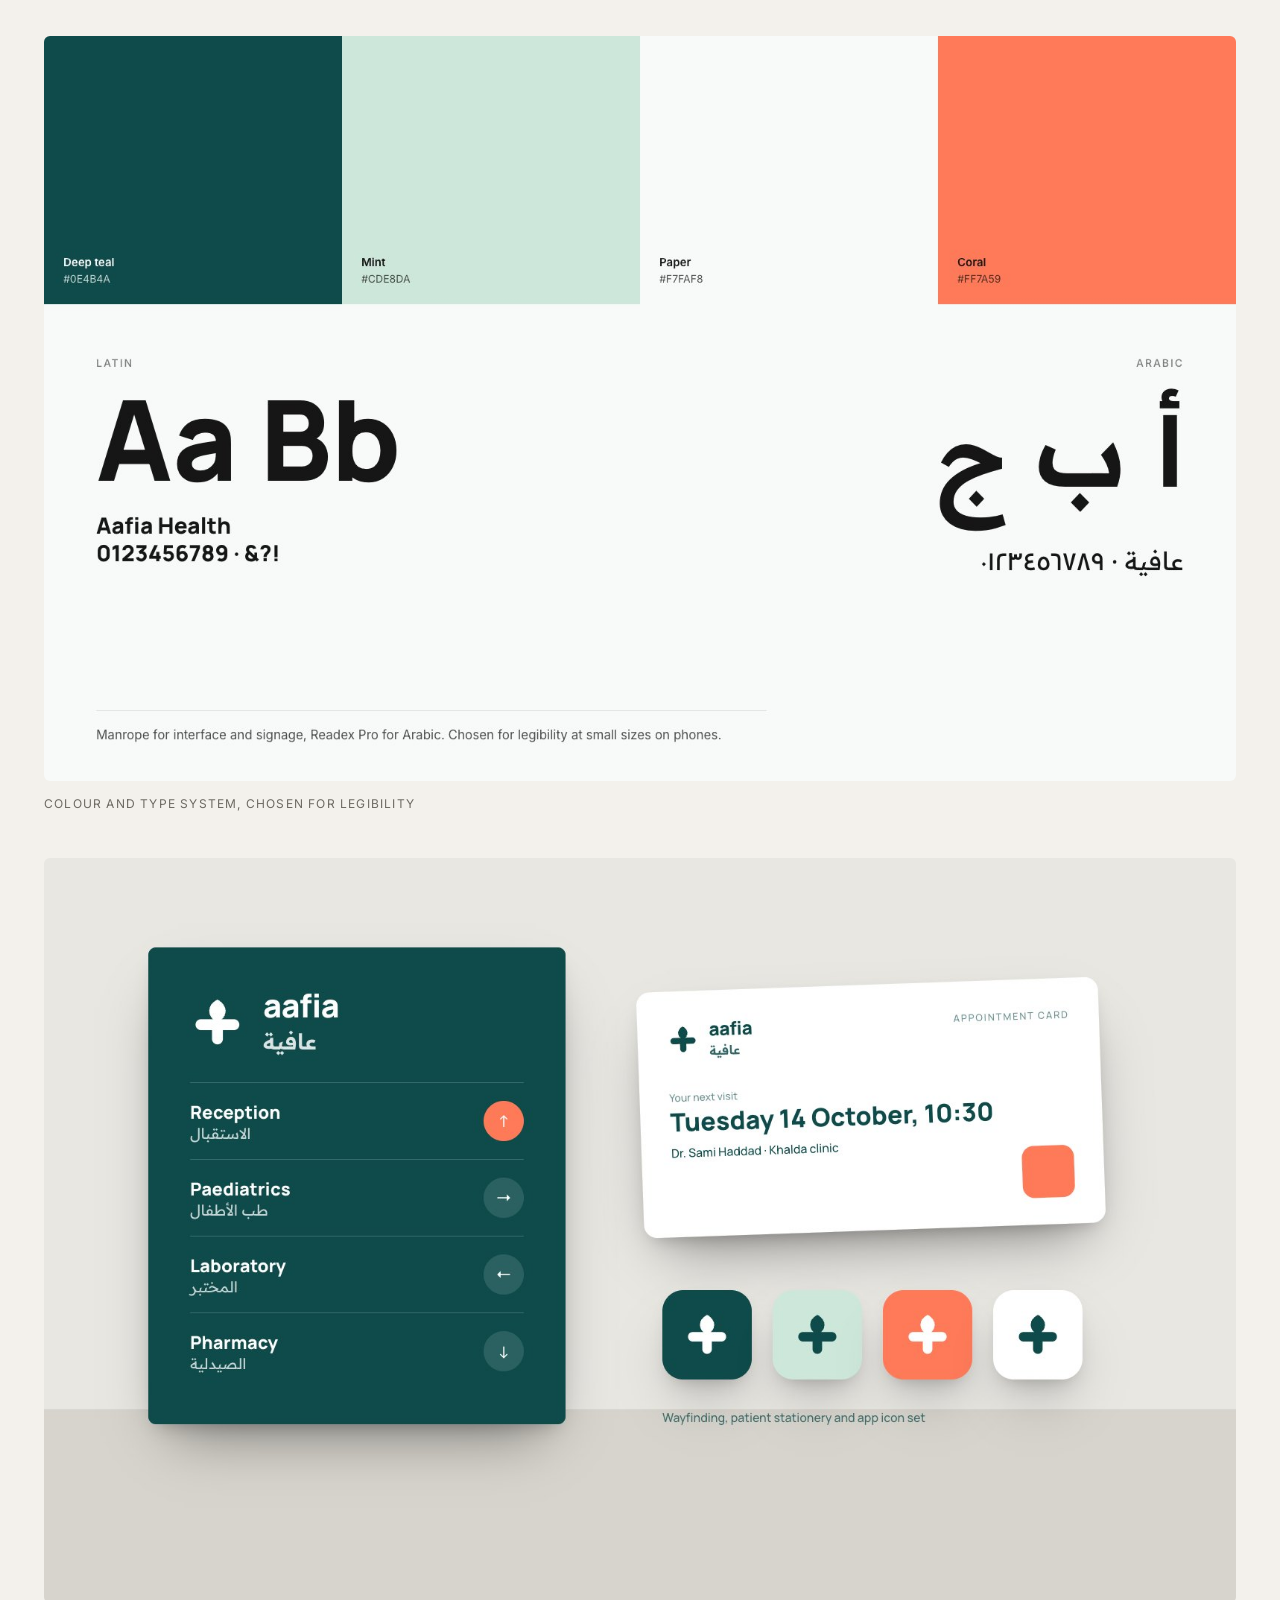
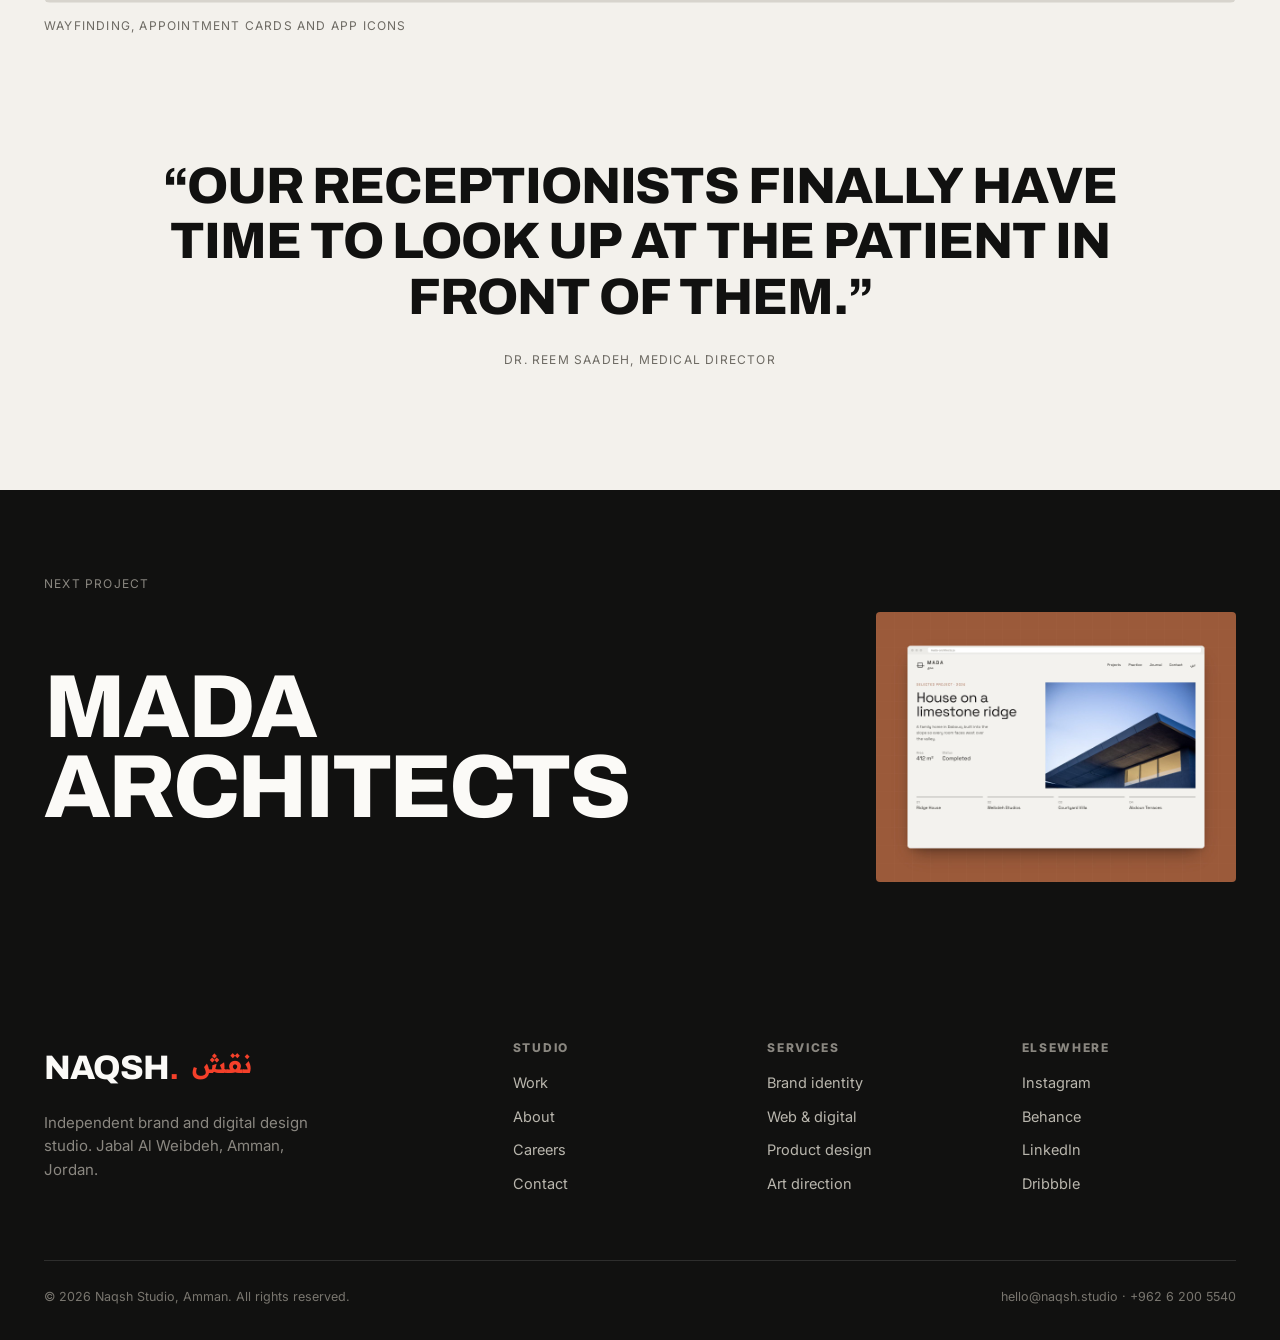
<file: project-aafia.html>
<!DOCTYPE html>
<html lang="en">
<head>
<meta charset="UTF-8">
<meta name="viewport" content="width=device-width, initial-scale=1.0">
<title>Aafia Health - Naqsh Studio</title>
<meta name="description" content="Five family clinics, one phone line that was always busy. We designed the brand, the booking app and the signs patients follow once they arrive.">
<link rel="icon" href="assets/favicon.svg" type="image/svg+xml">
<link rel="preconnect" href="https://fonts.googleapis.com">
<link rel="preconnect" href="https://fonts.gstatic.com" crossorigin>
<link href="https://fonts.googleapis.com/css2?family=Archivo:wght@600;700;800;900&family=Inter:wght@400;500;600&family=Readex+Pro:wght@400;600&display=swap" rel="stylesheet">
<link rel="stylesheet" href="assets/css/style.css?v=4">
</head>
<body class="case">
<header>
  <div class="wrap nav">
    <button class="burger" aria-label="Menu"><span></span><span></span><span></span></button>
    <a href="index.html" class="brand-word">Naqsh<b>.</b></a>
    <nav class="nav-links"><a href="work.html">Work</a><a href="studio.html">Studio</a><a href="careers.html">Careers</a><a href="contact.html">Contact</a></nav>
    <a href="contact.html" class="btn">Start a project</a>
  </div>
</header>

<div class="page-hero case-hero">
  <div class="wrap">
    <a href="work.html" class="mono case-back">&larr; All work</a>
    <div class="case-title">
      <h1 class="display">Aafia Health</h1>
      <span class="case-ar" dir="rtl" lang="ar">عافية</span>
    </div>
    <p class="lede">Five family clinics, one phone line that was always busy. We designed the brand, the booking app and the signs patients follow once they arrive.</p>
    <dl class="case-meta">
      <div><dt>Client</dt><dd>Aafia Family Clinics, five locations</dd></div>
      <div><dt>Year</dt><dd>2025</dd></div>
      <div><dt>Services</dt><dd>Identity<br>Patient app<br>Design system<br>Wayfinding</dd></div>
      <div><dt>Team</dt><dd>Lina Barakat<br>Maya Toukan<br>Tareq Odeh<br>Dina Hamdan</dd></div>
    </dl>
  </div>
</div>

<section class="case-media first"><div class="wrap"><img src="assets/img/work/aafia-cover.jpg" alt="Aafia Health: key visual" data-r></div></section>

<section class="case-text"><div class="wrap case-cols">
  <div data-r><span class="mono">The brief</span><p>Aafia grew from one clinic in Khalda to five across Amman, and every one of them booked appointments by phone. Receptionists spent half their day on calls, and patients over sixty told us the old website was impossible to use.</p></div>
  <div data-r><span class="mono">What we did</span><p>We started with the receptionists and forty patient interviews before drawing anything. The app does three things well: book, reschedule and see results, in Arabic or English, with type large enough to read without glasses. The same system runs the signs inside each clinic, so the colours on your phone are the colours on the wall.</p></div>
</div></section>

<section class="case-media"><div class="wrap"><figure data-r><img src="assets/img/work/aafia-logo.jpg" alt="Identity: a plus whose top arm is a leaf"><figcaption class="mono">Identity: a plus whose top arm is a leaf</figcaption></figure></div></section>

<section class="case-stats"><div class="wrap"><div class="stats"><div class="stat" data-r><div class="n">58%</div><div class="l">of bookings now made in the app</div></div><div class="stat" data-r><div class="n">4.8</div><div class="l">App Store rating</div></div><div class="stat" data-r><div class="n">31%</div><div class="l">fewer calls to reception</div></div></div></div></section>

<section class="case-media"><div class="wrap"><figure data-r><img src="assets/img/work/aafia-system.jpg" alt="Colour and type system, chosen for legibility"><figcaption class="mono">Colour and type system, chosen for legibility</figcaption></figure></div></section>
<section class="case-media"><div class="wrap"><figure data-r><img src="assets/img/work/aafia-app.jpg" alt="Wayfinding, appointment cards and app icons"><figcaption class="mono">Wayfinding, appointment cards and app icons</figcaption></figure></div></section>

<section class="case-quote"><div class="wrap statement">
  <blockquote data-r>&ldquo;Our receptionists finally have time to look up at the patient in front of them.&rdquo;</blockquote>
  <p class="mono" data-r>Dr. Reem Saadeh, medical director</p>
</div></section>

<a class="case-next" href="project-mada.html">
  <div class="wrap">
    <span class="mono">Next project</span>
    <div class="case-next-row"><h2 class="display">Mada Architects</h2><img src="assets/img/work/mada-cover.jpg" alt=""></div>
  </div>
</a>

<footer>
  <div class="wrap">
    <div class="foot-top">
      <div class="foot-brand"><span class="brand-word">Naqsh<b style="color:var(--red)">.</b></span><span class="brand-ar" lang="ar" dir="rtl">نقش</span><p>Independent brand and digital design studio. Jabal Al Weibdeh, Amman, Jordan.</p></div>
      <div class="foot-col"><h4>Studio</h4><a href="work.html">Work</a><a href="studio.html">About</a><a href="careers.html">Careers</a><a href="contact.html">Contact</a></div>
      <div class="foot-col"><h4>Services</h4><a href="work.html">Brand identity</a><a href="work.html">Web &amp; digital</a><a href="work.html">Product design</a><a href="work.html">Art direction</a></div>
      <div class="foot-col"><h4>Elsewhere</h4><a href="https://instagram.com/naqsh.studio" target="_blank" rel="noopener">Instagram</a><a href="https://behance.net/naqshstudio" target="_blank" rel="noopener">Behance</a><a href="https://linkedin.com/company/naqsh-studio" target="_blank" rel="noopener">LinkedIn</a><a href="https://dribbble.com/naqshstudio" target="_blank" rel="noopener">Dribbble</a></div>
    </div>
    <div class="foot-bottom"><span>© <span data-year>2026</span> Naqsh Studio, Amman. All rights reserved.</span><span>hello@naqsh.studio · +962 6 200 5540</span></div>
  </div>
</footer>
<script src="assets/js/main.js"></script>
</body>
</html>
</file>
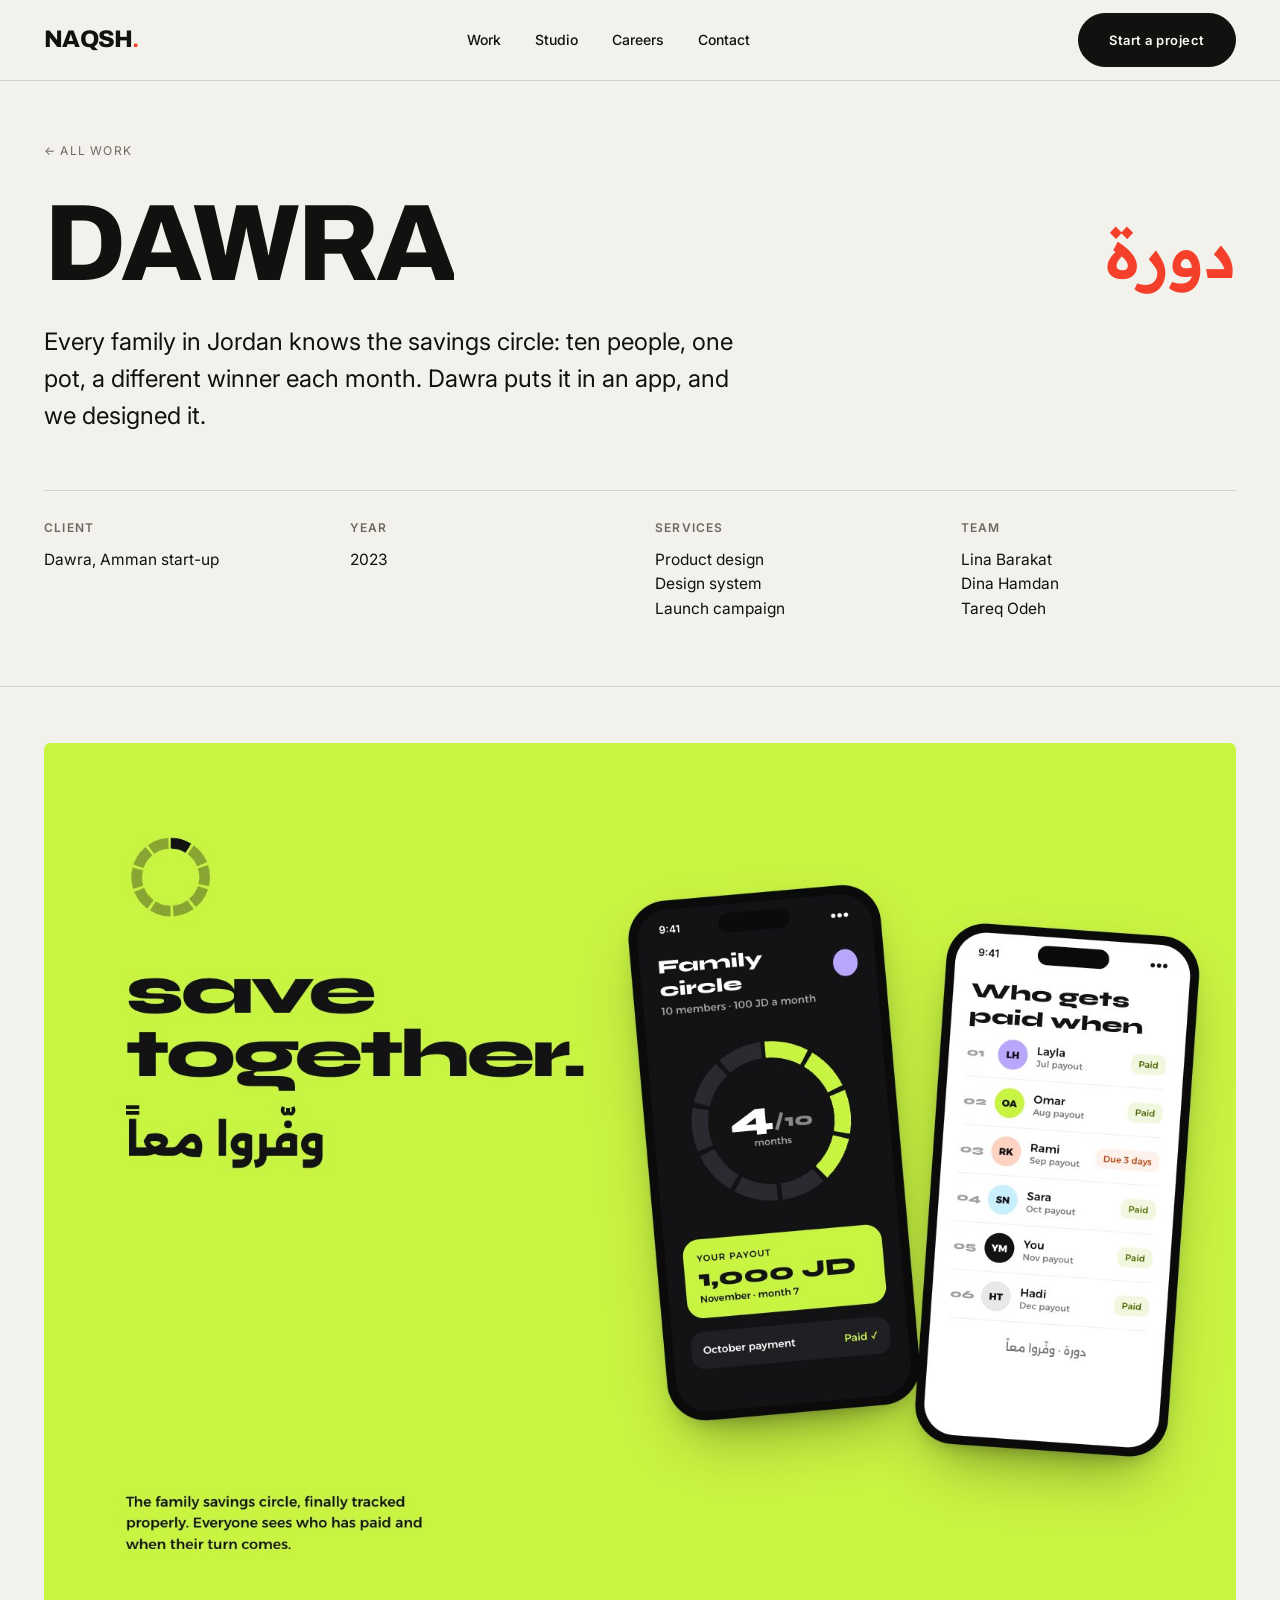
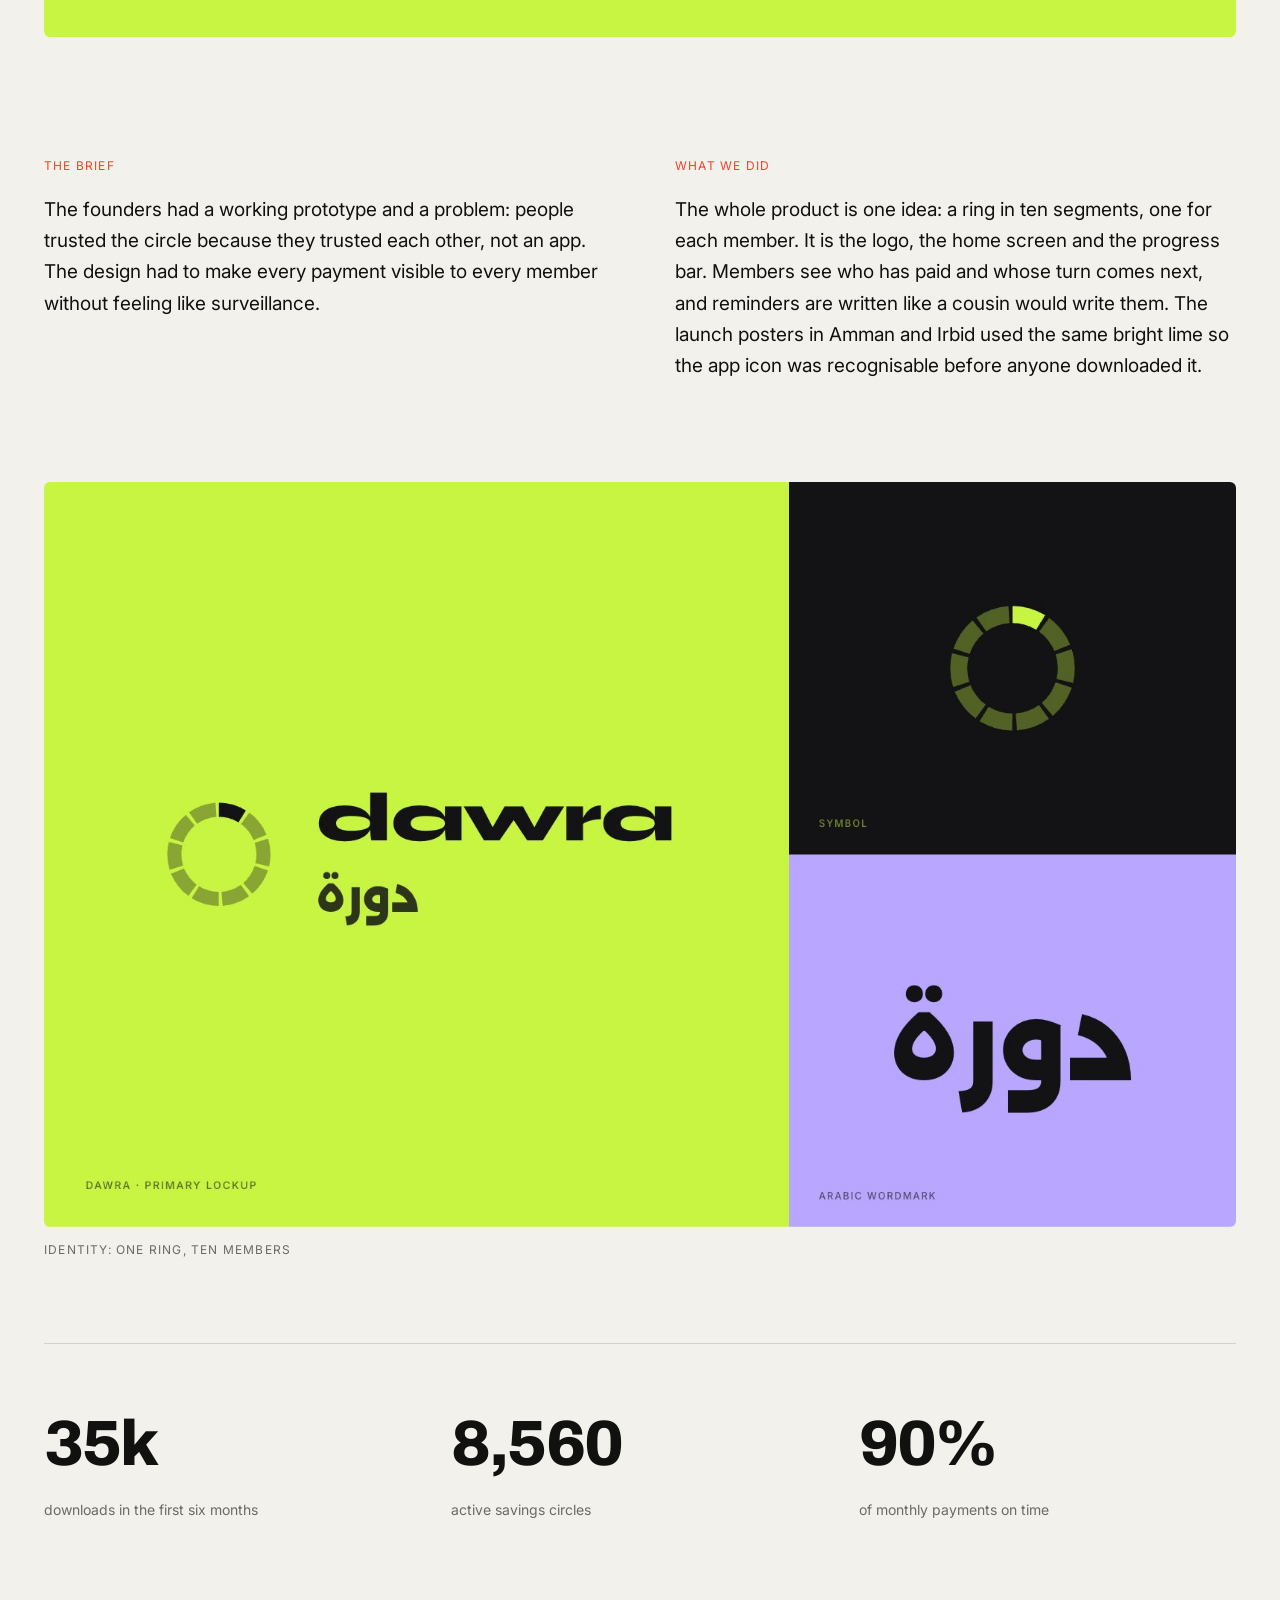
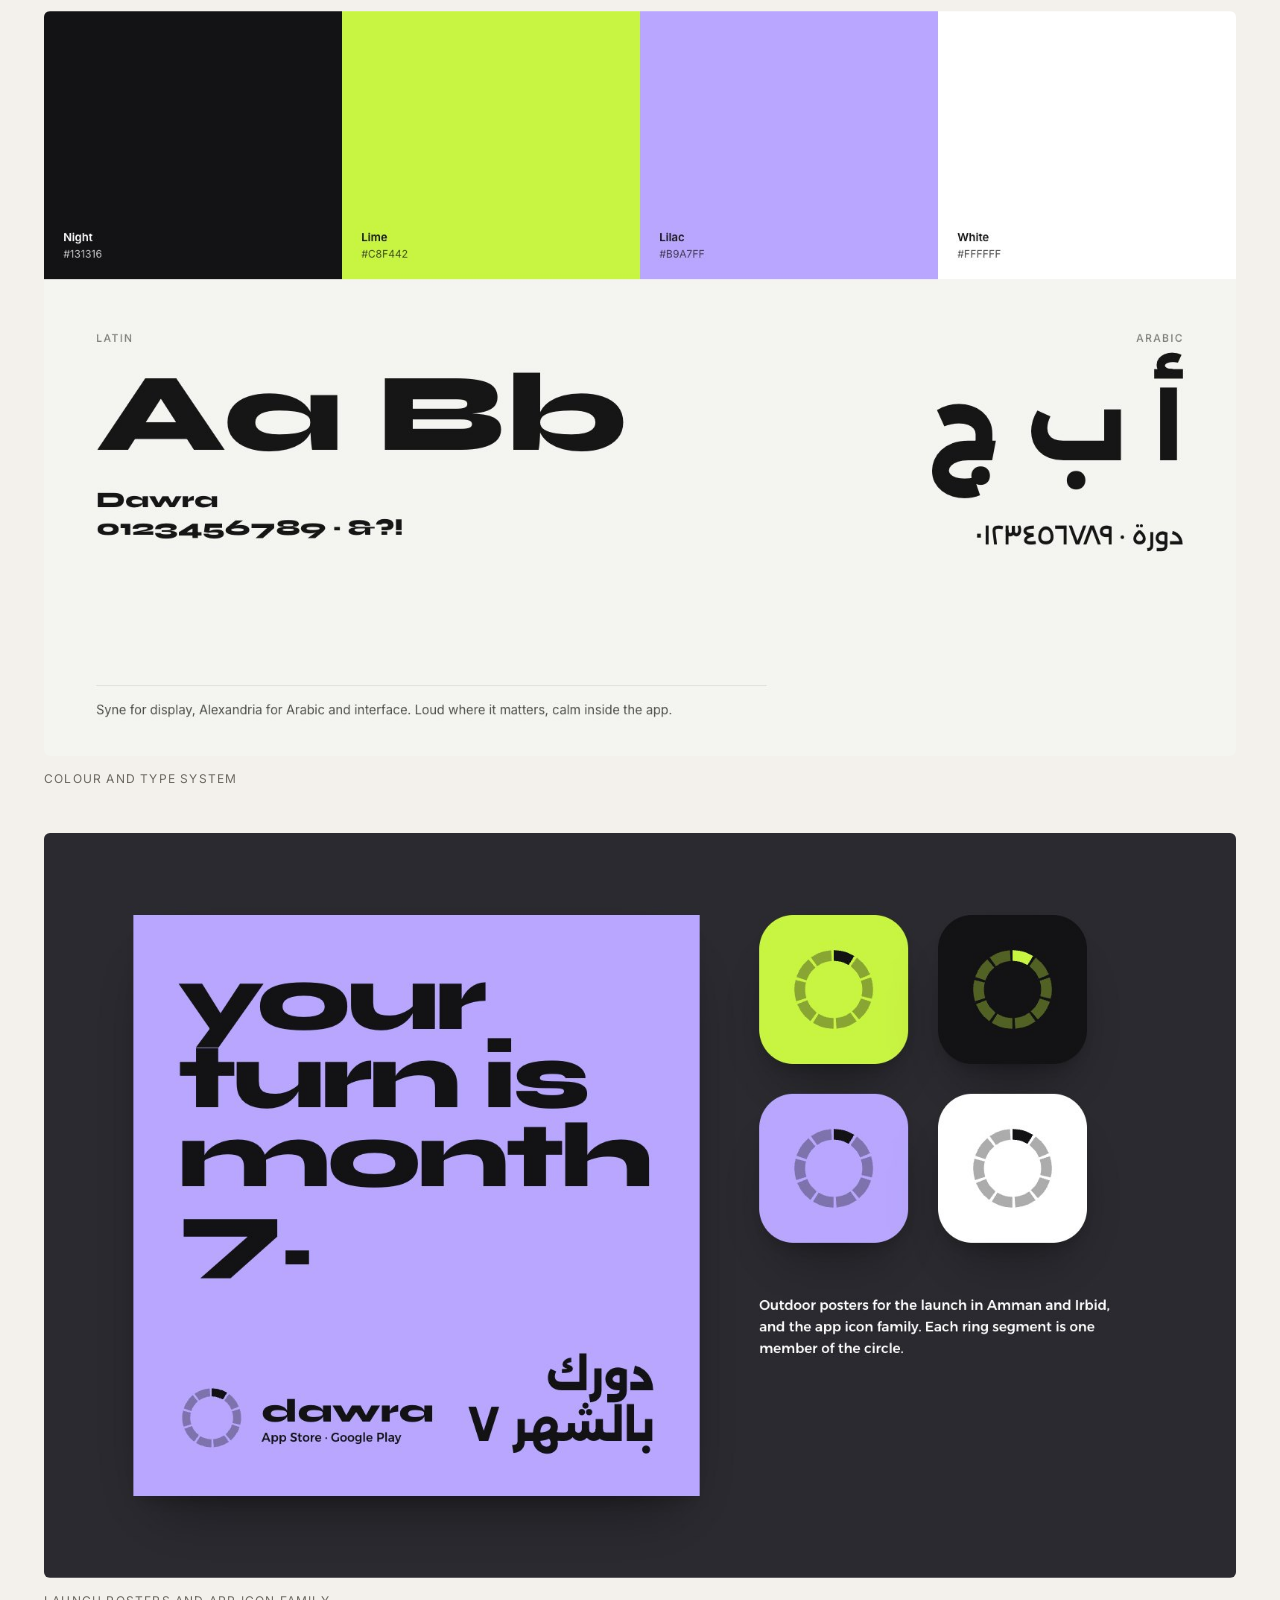
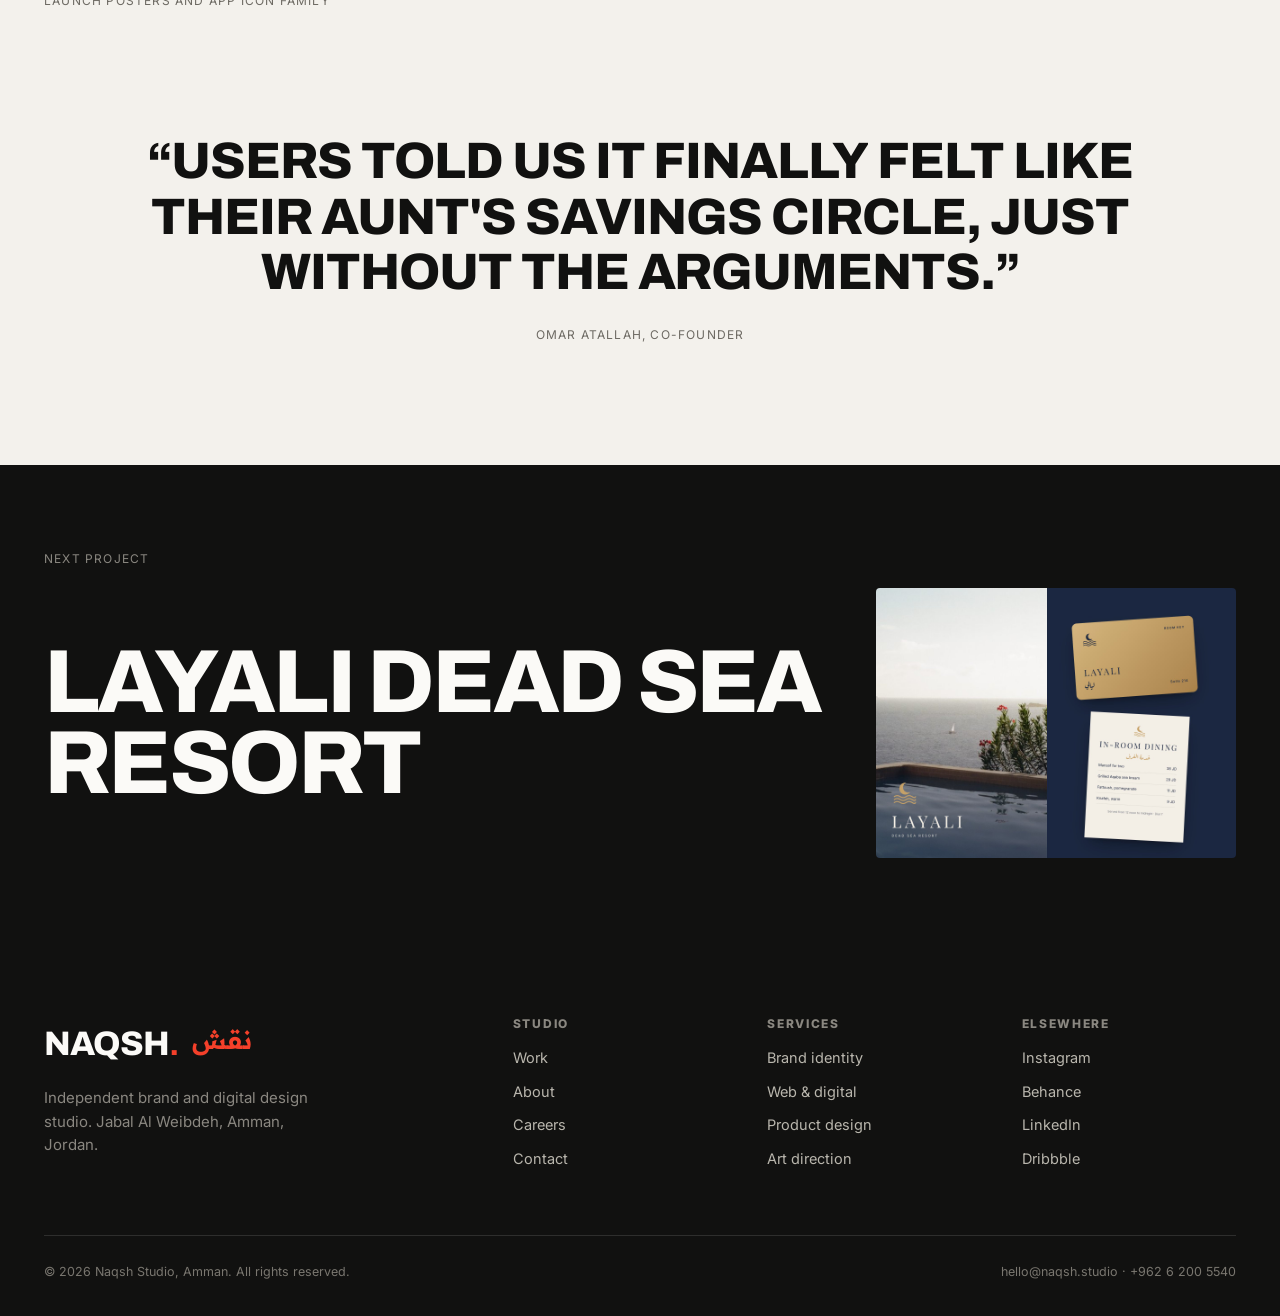
<file: project-dawra.html>
<!DOCTYPE html>
<html lang="en">
<head>
<meta charset="UTF-8">
<meta name="viewport" content="width=device-width, initial-scale=1.0">
<title>Dawra - Naqsh Studio</title>
<meta name="description" content="Every family in Jordan knows the savings circle: ten people, one pot, a different winner each month. Dawra puts it in an app, and we designed it.">
<link rel="icon" href="assets/favicon.svg" type="image/svg+xml">
<link rel="preconnect" href="https://fonts.googleapis.com">
<link rel="preconnect" href="https://fonts.gstatic.com" crossorigin>
<link href="https://fonts.googleapis.com/css2?family=Archivo:wght@600;700;800;900&family=Inter:wght@400;500;600&family=Readex+Pro:wght@400;600&display=swap" rel="stylesheet">
<link rel="stylesheet" href="assets/css/style.css?v=4">
</head>
<body class="case">
<header>
  <div class="wrap nav">
    <button class="burger" aria-label="Menu"><span></span><span></span><span></span></button>
    <a href="index.html" class="brand-word">Naqsh<b>.</b></a>
    <nav class="nav-links"><a href="work.html">Work</a><a href="studio.html">Studio</a><a href="careers.html">Careers</a><a href="contact.html">Contact</a></nav>
    <a href="contact.html" class="btn">Start a project</a>
  </div>
</header>

<div class="page-hero case-hero">
  <div class="wrap">
    <a href="work.html" class="mono case-back">&larr; All work</a>
    <div class="case-title">
      <h1 class="display">Dawra</h1>
      <span class="case-ar" dir="rtl" lang="ar">دورة</span>
    </div>
    <p class="lede">Every family in Jordan knows the savings circle: ten people, one pot, a different winner each month. Dawra puts it in an app, and we designed it.</p>
    <dl class="case-meta">
      <div><dt>Client</dt><dd>Dawra, Amman start-up</dd></div>
      <div><dt>Year</dt><dd>2023</dd></div>
      <div><dt>Services</dt><dd>Product design<br>Design system<br>Launch campaign</dd></div>
      <div><dt>Team</dt><dd>Lina Barakat<br>Dina Hamdan<br>Tareq Odeh</dd></div>
    </dl>
  </div>
</div>

<section class="case-media first"><div class="wrap"><img src="assets/img/work/dawra-cover.jpg" alt="Dawra: key visual" data-r></div></section>

<section class="case-text"><div class="wrap case-cols">
  <div data-r><span class="mono">The brief</span><p>The founders had a working prototype and a problem: people trusted the circle because they trusted each other, not an app. The design had to make every payment visible to every member without feeling like surveillance.</p></div>
  <div data-r><span class="mono">What we did</span><p>The whole product is one idea: a ring in ten segments, one for each member. It is the logo, the home screen and the progress bar. Members see who has paid and whose turn comes next, and reminders are written like a cousin would write them. The launch posters in Amman and Irbid used the same bright lime so the app icon was recognisable before anyone downloaded it.</p></div>
</div></section>

<section class="case-media"><div class="wrap"><figure data-r><img src="assets/img/work/dawra-logo.jpg" alt="Identity: one ring, ten members"><figcaption class="mono">Identity: one ring, ten members</figcaption></figure></div></section>

<section class="case-stats"><div class="wrap"><div class="stats"><div class="stat" data-r><div class="n">38k</div><div class="l">downloads in the first six months</div></div><div class="stat" data-r><div class="n">9,200</div><div class="l">active savings circles</div></div><div class="stat" data-r><div class="n">97%</div><div class="l">of monthly payments on time</div></div></div></div></section>

<section class="case-media"><div class="wrap"><figure data-r><img src="assets/img/work/dawra-system.jpg" alt="Colour and type system"><figcaption class="mono">Colour and type system</figcaption></figure></div></section>
<section class="case-media"><div class="wrap"><figure data-r><img src="assets/img/work/dawra-app.jpg" alt="Launch posters and app icon family"><figcaption class="mono">Launch posters and app icon family</figcaption></figure></div></section>

<section class="case-quote"><div class="wrap statement">
  <blockquote data-r>&ldquo;Users told us it finally felt like their aunt&#x27;s savings circle, just without the arguments.&rdquo;</blockquote>
  <p class="mono" data-r>Omar Atallah, co-founder</p>
</div></section>

<a class="case-next" href="project-layali.html">
  <div class="wrap">
    <span class="mono">Next project</span>
    <div class="case-next-row"><h2 class="display">Layali Dead Sea Resort</h2><img src="assets/img/work/layali-cover.jpg" alt=""></div>
  </div>
</a>

<footer>
  <div class="wrap">
    <div class="foot-top">
      <div class="foot-brand"><span class="brand-word">Naqsh<b style="color:var(--red)">.</b></span><span class="brand-ar" lang="ar" dir="rtl">نقش</span><p>Independent brand and digital design studio. Jabal Al Weibdeh, Amman, Jordan.</p></div>
      <div class="foot-col"><h4>Studio</h4><a href="work.html">Work</a><a href="studio.html">About</a><a href="careers.html">Careers</a><a href="contact.html">Contact</a></div>
      <div class="foot-col"><h4>Services</h4><a href="work.html">Brand identity</a><a href="work.html">Web &amp; digital</a><a href="work.html">Product design</a><a href="work.html">Art direction</a></div>
      <div class="foot-col"><h4>Elsewhere</h4><a href="https://instagram.com/naqsh.studio" target="_blank" rel="noopener">Instagram</a><a href="https://behance.net/naqshstudio" target="_blank" rel="noopener">Behance</a><a href="https://linkedin.com/company/naqsh-studio" target="_blank" rel="noopener">LinkedIn</a><a href="https://dribbble.com/naqshstudio" target="_blank" rel="noopener">Dribbble</a></div>
    </div>
    <div class="foot-bottom"><span>© <span data-year>2026</span> Naqsh Studio, Amman. All rights reserved.</span><span>hello@naqsh.studio · +962 6 200 5540</span></div>
  </div>
</footer>
<script src="assets/js/main.js"></script>
</body>
</html>
</file>
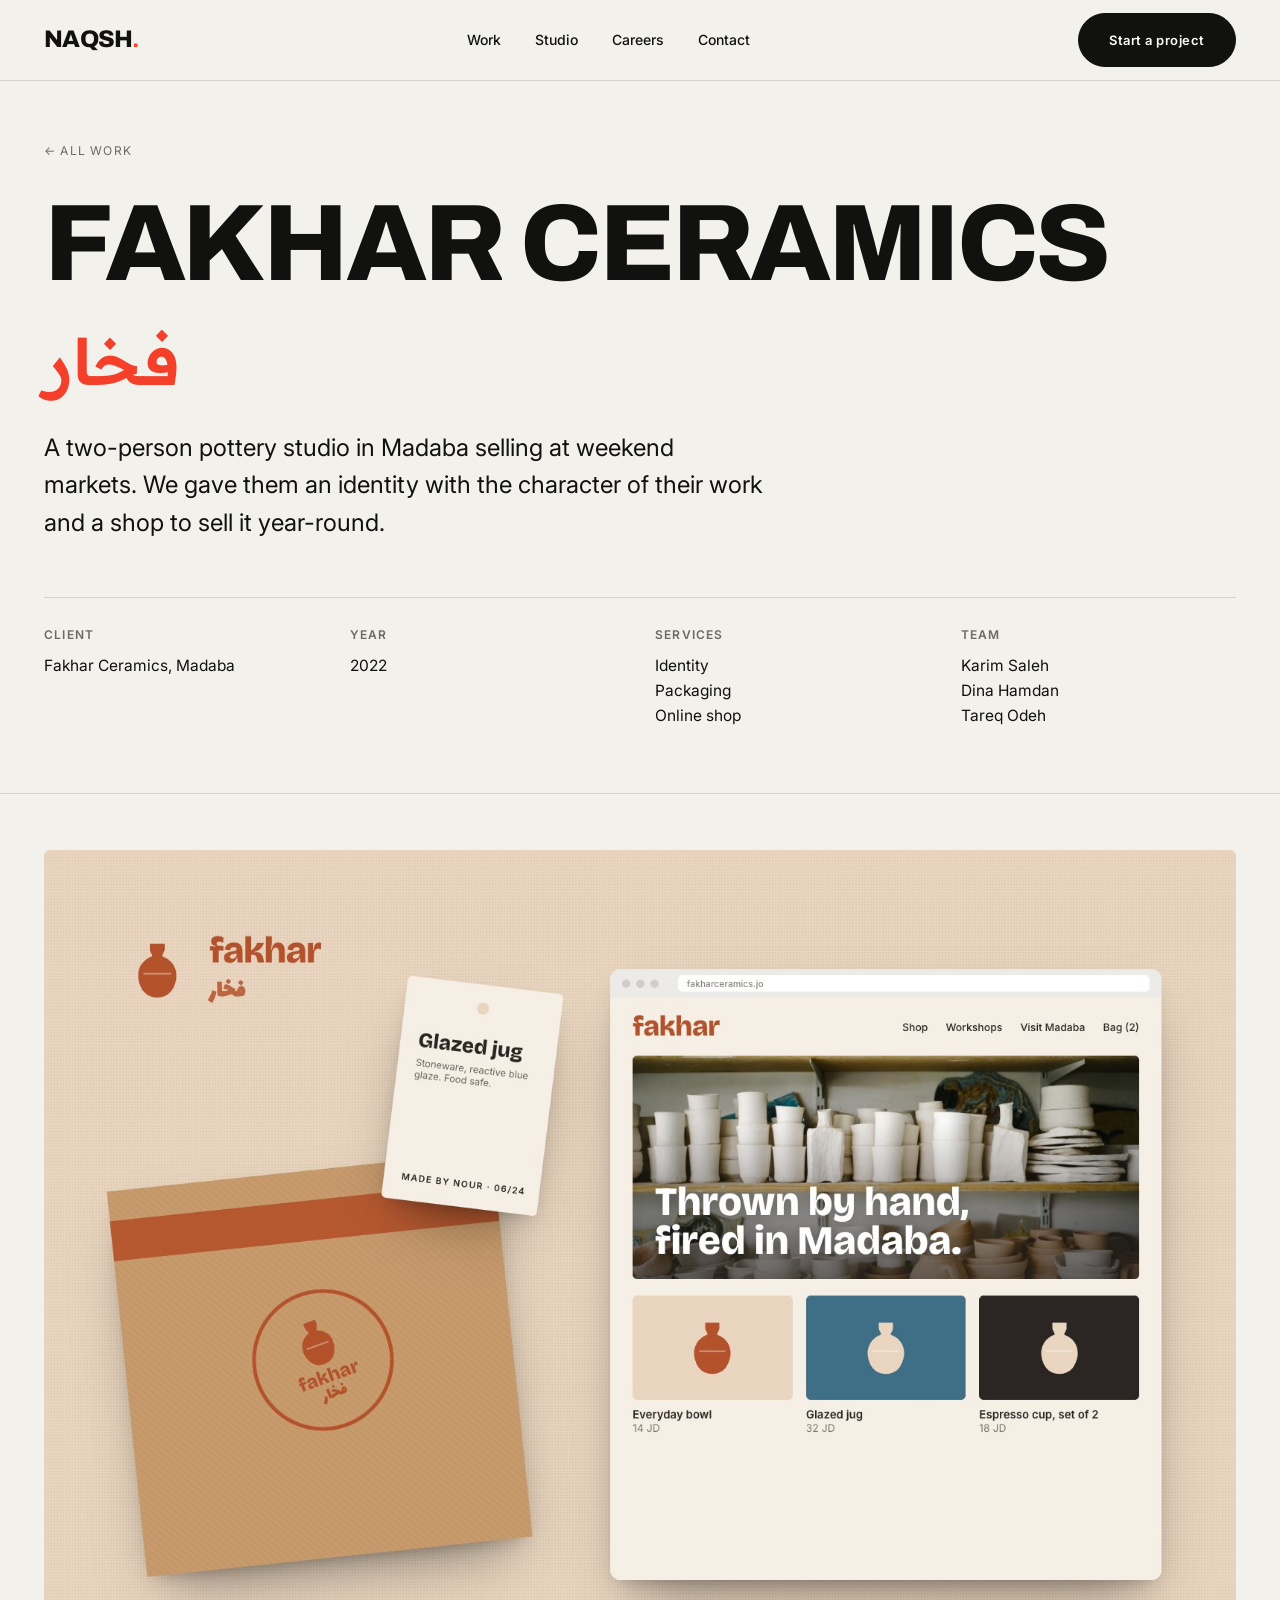
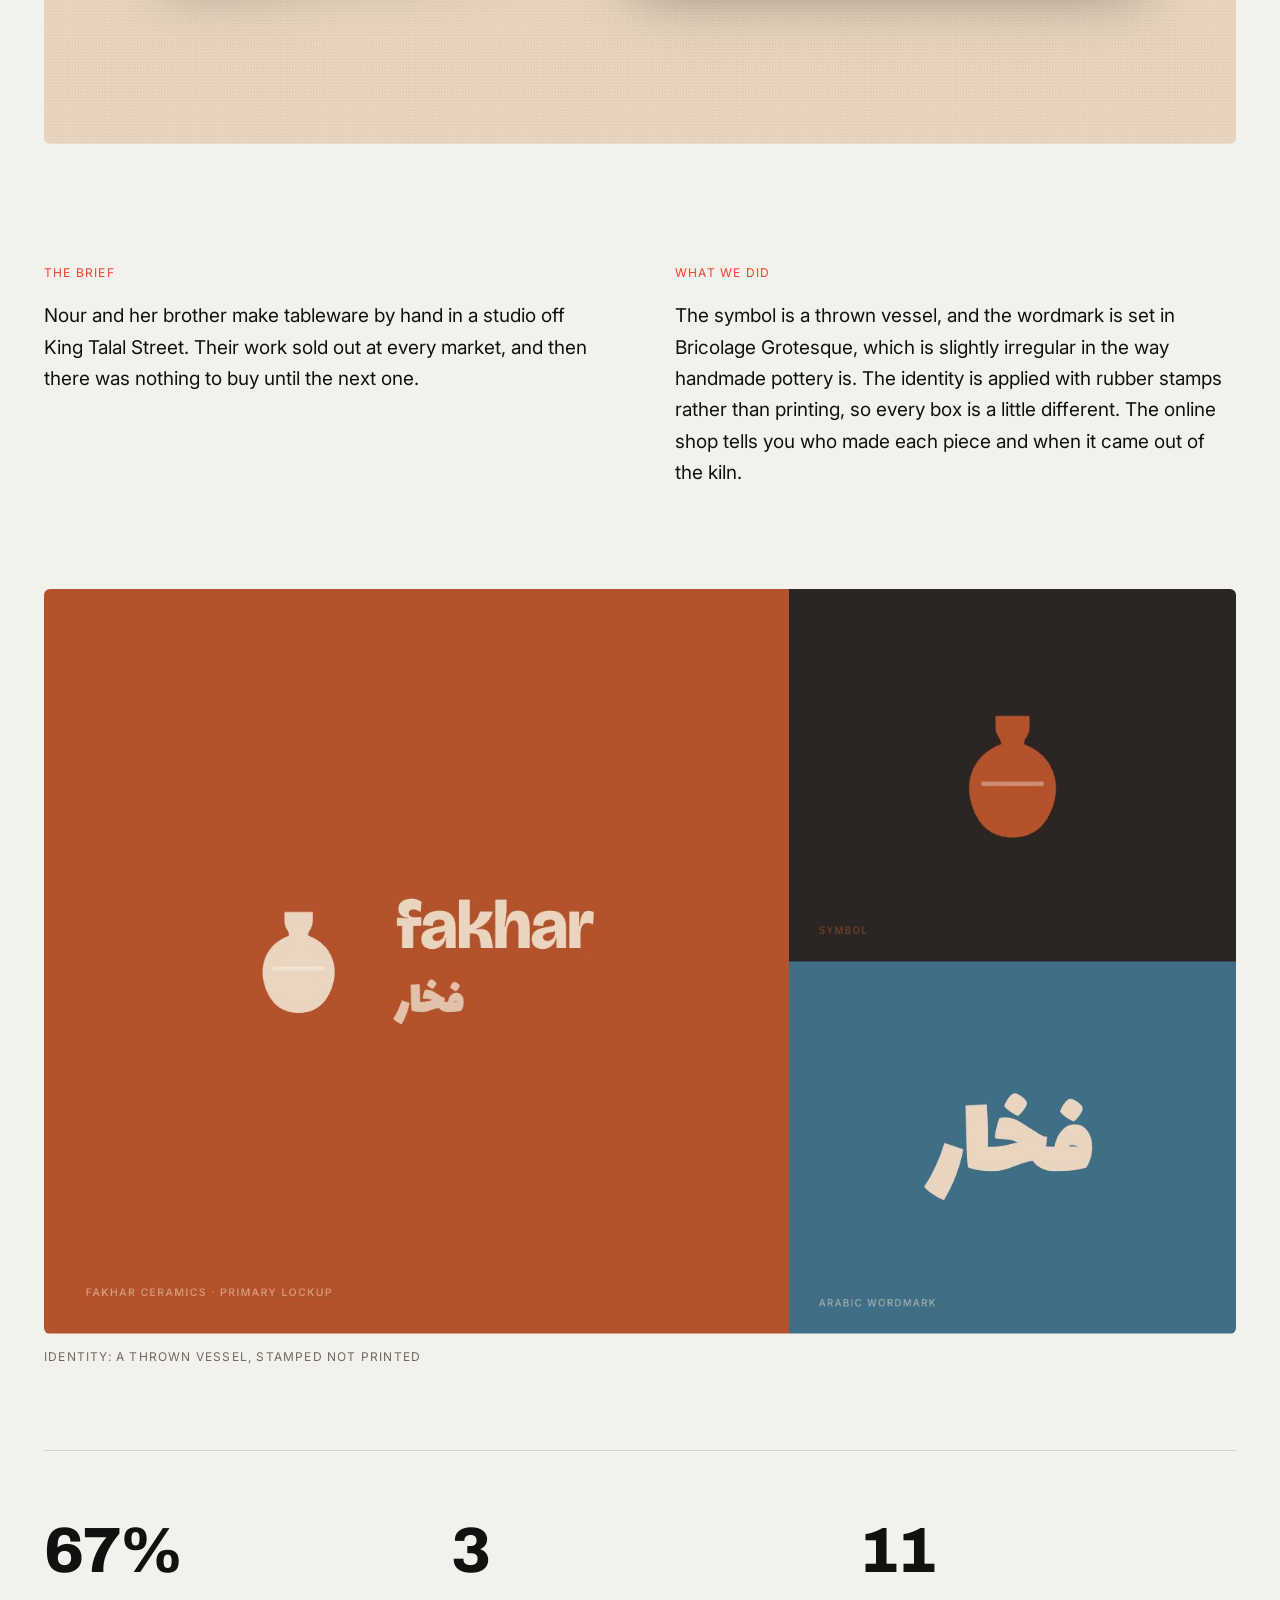
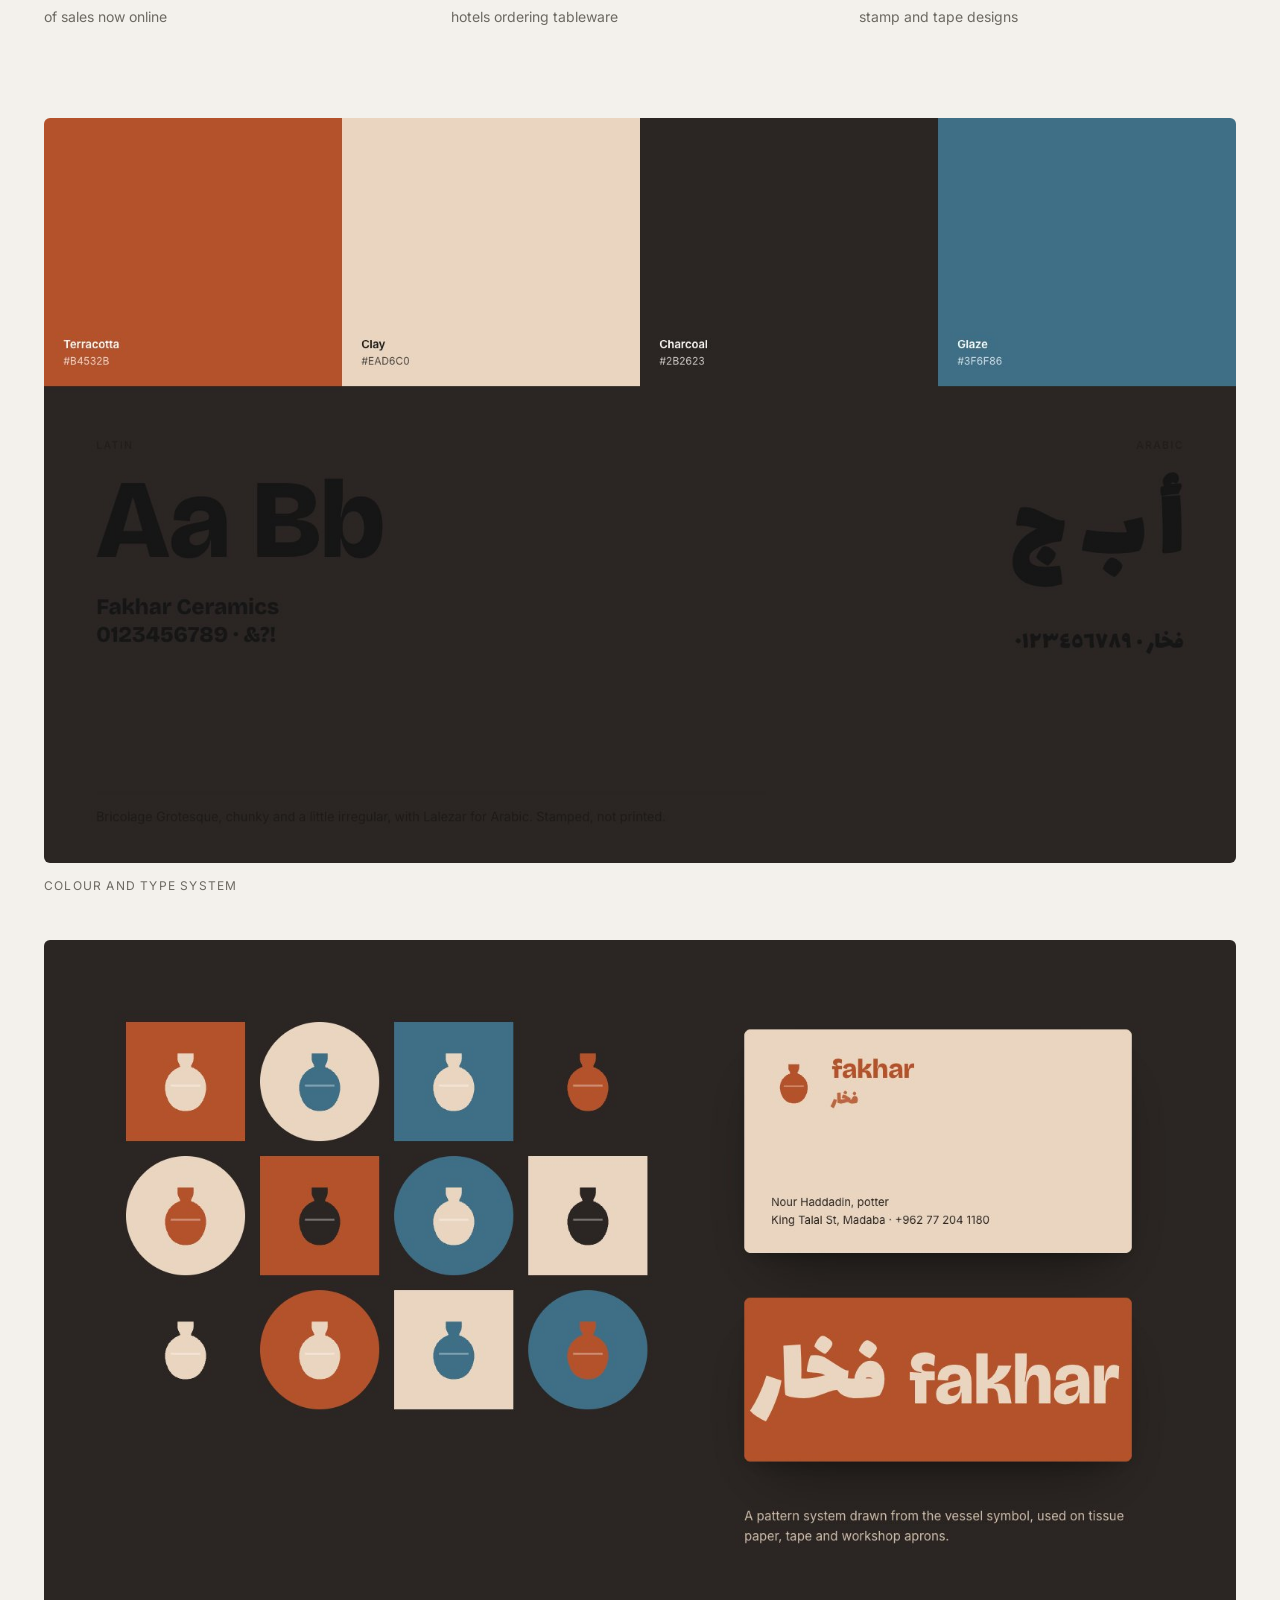
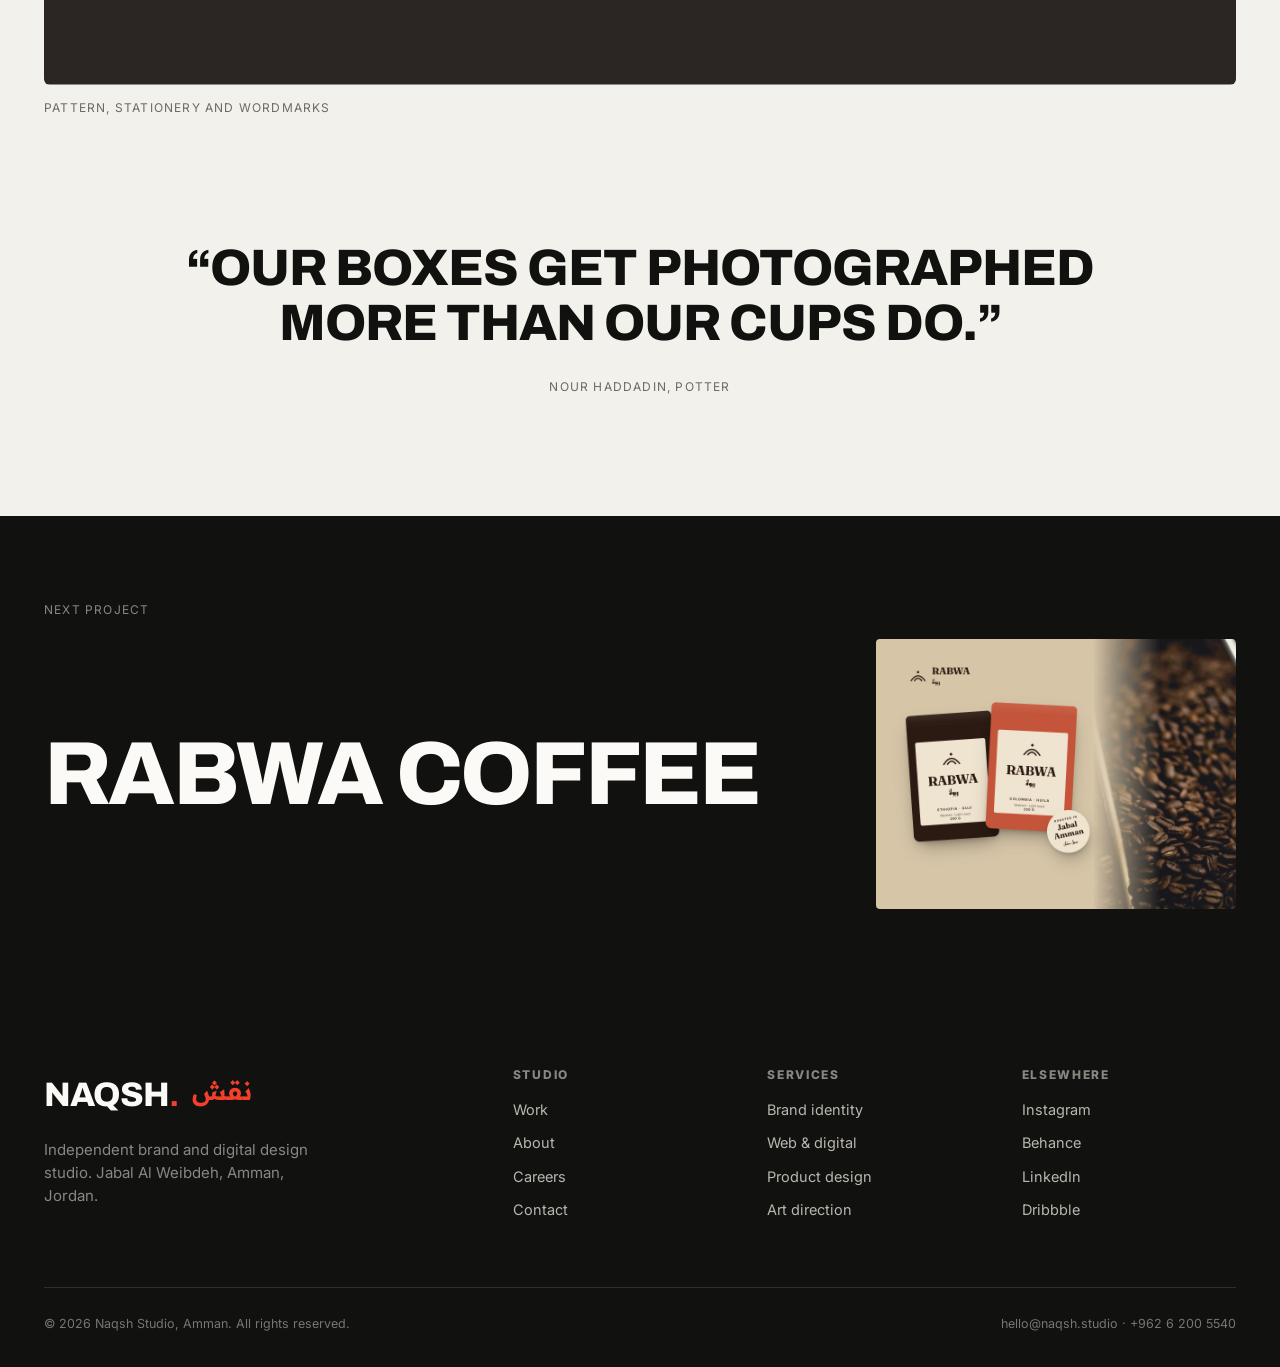
<file: project-fakhar.html>
<!DOCTYPE html>
<html lang="en">
<head>
<meta charset="UTF-8">
<meta name="viewport" content="width=device-width, initial-scale=1.0">
<title>Fakhar Ceramics - Naqsh Studio</title>
<meta name="description" content="A two-person pottery studio in Madaba selling at weekend markets. We gave them an identity with the character of their work and a shop to sell it year-round.">
<link rel="icon" href="assets/favicon.svg" type="image/svg+xml">
<link rel="preconnect" href="https://fonts.googleapis.com">
<link rel="preconnect" href="https://fonts.gstatic.com" crossorigin>
<link href="https://fonts.googleapis.com/css2?family=Archivo:wght@600;700;800;900&family=Inter:wght@400;500;600&family=Readex+Pro:wght@400;600&display=swap" rel="stylesheet">
<link rel="stylesheet" href="assets/css/style.css?v=4">
</head>
<body class="case">
<header>
  <div class="wrap nav">
    <button class="burger" aria-label="Menu"><span></span><span></span><span></span></button>
    <a href="index.html" class="brand-word">Naqsh<b>.</b></a>
    <nav class="nav-links"><a href="work.html">Work</a><a href="studio.html">Studio</a><a href="careers.html">Careers</a><a href="contact.html">Contact</a></nav>
    <a href="contact.html" class="btn">Start a project</a>
  </div>
</header>

<div class="page-hero case-hero">
  <div class="wrap">
    <a href="work.html" class="mono case-back">&larr; All work</a>
    <div class="case-title">
      <h1 class="display">Fakhar Ceramics</h1>
      <span class="case-ar" dir="rtl" lang="ar">فخار</span>
    </div>
    <p class="lede">A two-person pottery studio in Madaba selling at weekend markets. We gave them an identity with the character of their work and a shop to sell it year-round.</p>
    <dl class="case-meta">
      <div><dt>Client</dt><dd>Fakhar Ceramics, Madaba</dd></div>
      <div><dt>Year</dt><dd>2022</dd></div>
      <div><dt>Services</dt><dd>Identity<br>Packaging<br>Online shop</dd></div>
      <div><dt>Team</dt><dd>Karim Saleh<br>Dina Hamdan<br>Tareq Odeh</dd></div>
    </dl>
  </div>
</div>

<section class="case-media first"><div class="wrap"><img src="assets/img/work/fakhar-cover.jpg" alt="Fakhar Ceramics: key visual" data-r></div></section>

<section class="case-text"><div class="wrap case-cols">
  <div data-r><span class="mono">The brief</span><p>Nour and her brother make tableware by hand in a studio off King Talal Street. Their work sold out at every market, and then there was nothing to buy until the next one.</p></div>
  <div data-r><span class="mono">What we did</span><p>The symbol is a thrown vessel, and the wordmark is set in Bricolage Grotesque, which is slightly irregular in the way handmade pottery is. The identity is applied with rubber stamps rather than printing, so every box is a little different. The online shop tells you who made each piece and when it came out of the kiln.</p></div>
</div></section>

<section class="case-media"><div class="wrap"><figure data-r><img src="assets/img/work/fakhar-logo.jpg" alt="Identity: a thrown vessel, stamped not printed"><figcaption class="mono">Identity: a thrown vessel, stamped not printed</figcaption></figure></div></section>

<section class="case-stats"><div class="wrap"><div class="stats"><div class="stat" data-r><div class="n">70%</div><div class="l">of sales now online</div></div><div class="stat" data-r><div class="n">3</div><div class="l">hotels ordering tableware</div></div><div class="stat" data-r><div class="n">12</div><div class="l">stamp and tape designs</div></div></div></div></section>

<section class="case-media"><div class="wrap"><figure data-r><img src="assets/img/work/fakhar-system.jpg" alt="Colour and type system"><figcaption class="mono">Colour and type system</figcaption></figure></div></section>
<section class="case-media"><div class="wrap"><figure data-r><img src="assets/img/work/fakhar-app.jpg" alt="Pattern, stationery and wordmarks"><figcaption class="mono">Pattern, stationery and wordmarks</figcaption></figure></div></section>

<section class="case-quote"><div class="wrap statement">
  <blockquote data-r>&ldquo;Our boxes get photographed more than our cups do.&rdquo;</blockquote>
  <p class="mono" data-r>Nour Haddadin, potter</p>
</div></section>

<a class="case-next" href="project-rabwa.html">
  <div class="wrap">
    <span class="mono">Next project</span>
    <div class="case-next-row"><h2 class="display">Rabwa Coffee</h2><img src="assets/img/work/rabwa-cover.jpg" alt=""></div>
  </div>
</a>

<footer>
  <div class="wrap">
    <div class="foot-top">
      <div class="foot-brand"><span class="brand-word">Naqsh<b style="color:var(--red)">.</b></span><span class="brand-ar" lang="ar" dir="rtl">نقش</span><p>Independent brand and digital design studio. Jabal Al Weibdeh, Amman, Jordan.</p></div>
      <div class="foot-col"><h4>Studio</h4><a href="work.html">Work</a><a href="studio.html">About</a><a href="careers.html">Careers</a><a href="contact.html">Contact</a></div>
      <div class="foot-col"><h4>Services</h4><a href="work.html">Brand identity</a><a href="work.html">Web &amp; digital</a><a href="work.html">Product design</a><a href="work.html">Art direction</a></div>
      <div class="foot-col"><h4>Elsewhere</h4><a href="https://instagram.com/naqsh.studio" target="_blank" rel="noopener">Instagram</a><a href="https://behance.net/naqshstudio" target="_blank" rel="noopener">Behance</a><a href="https://linkedin.com/company/naqsh-studio" target="_blank" rel="noopener">LinkedIn</a><a href="https://dribbble.com/naqshstudio" target="_blank" rel="noopener">Dribbble</a></div>
    </div>
    <div class="foot-bottom"><span>© <span data-year>2026</span> Naqsh Studio, Amman. All rights reserved.</span><span>hello@naqsh.studio · +962 6 200 5540</span></div>
  </div>
</footer>
<script src="assets/js/main.js"></script>
</body>
</html>
</file>
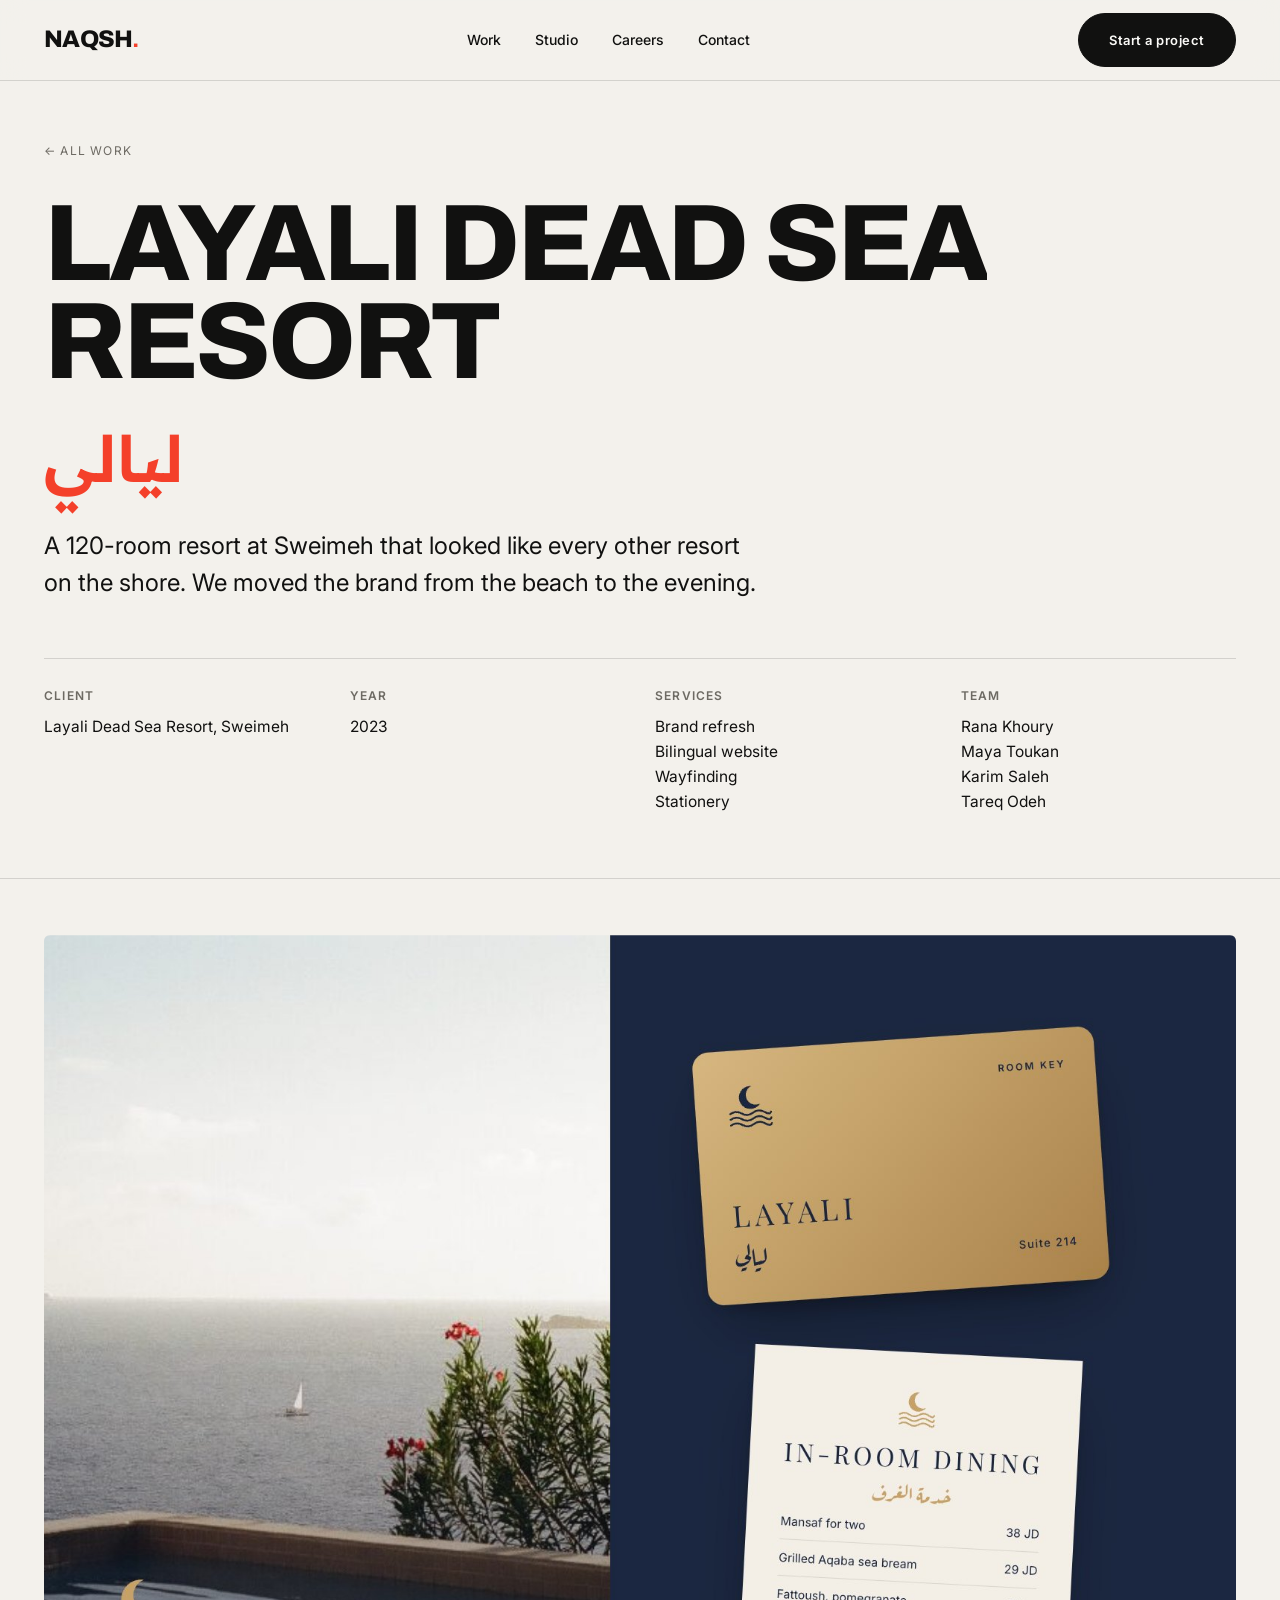
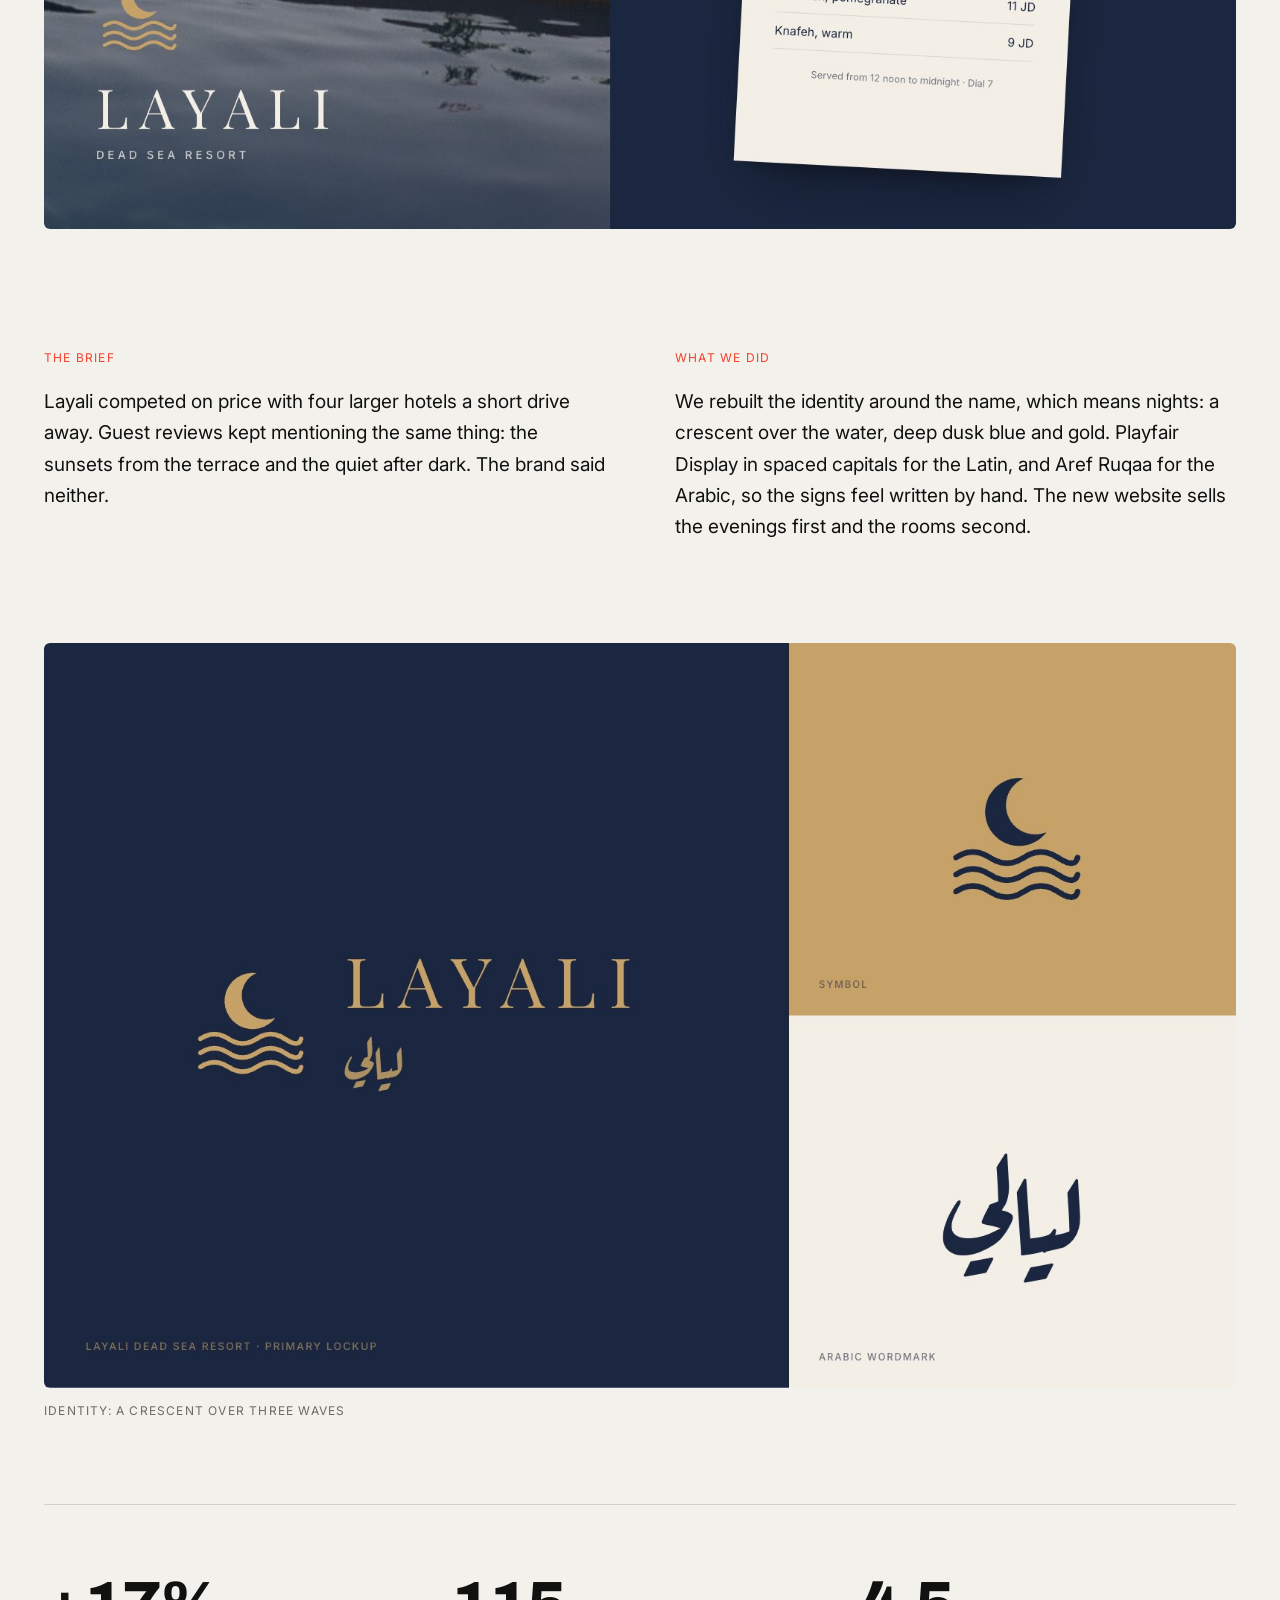
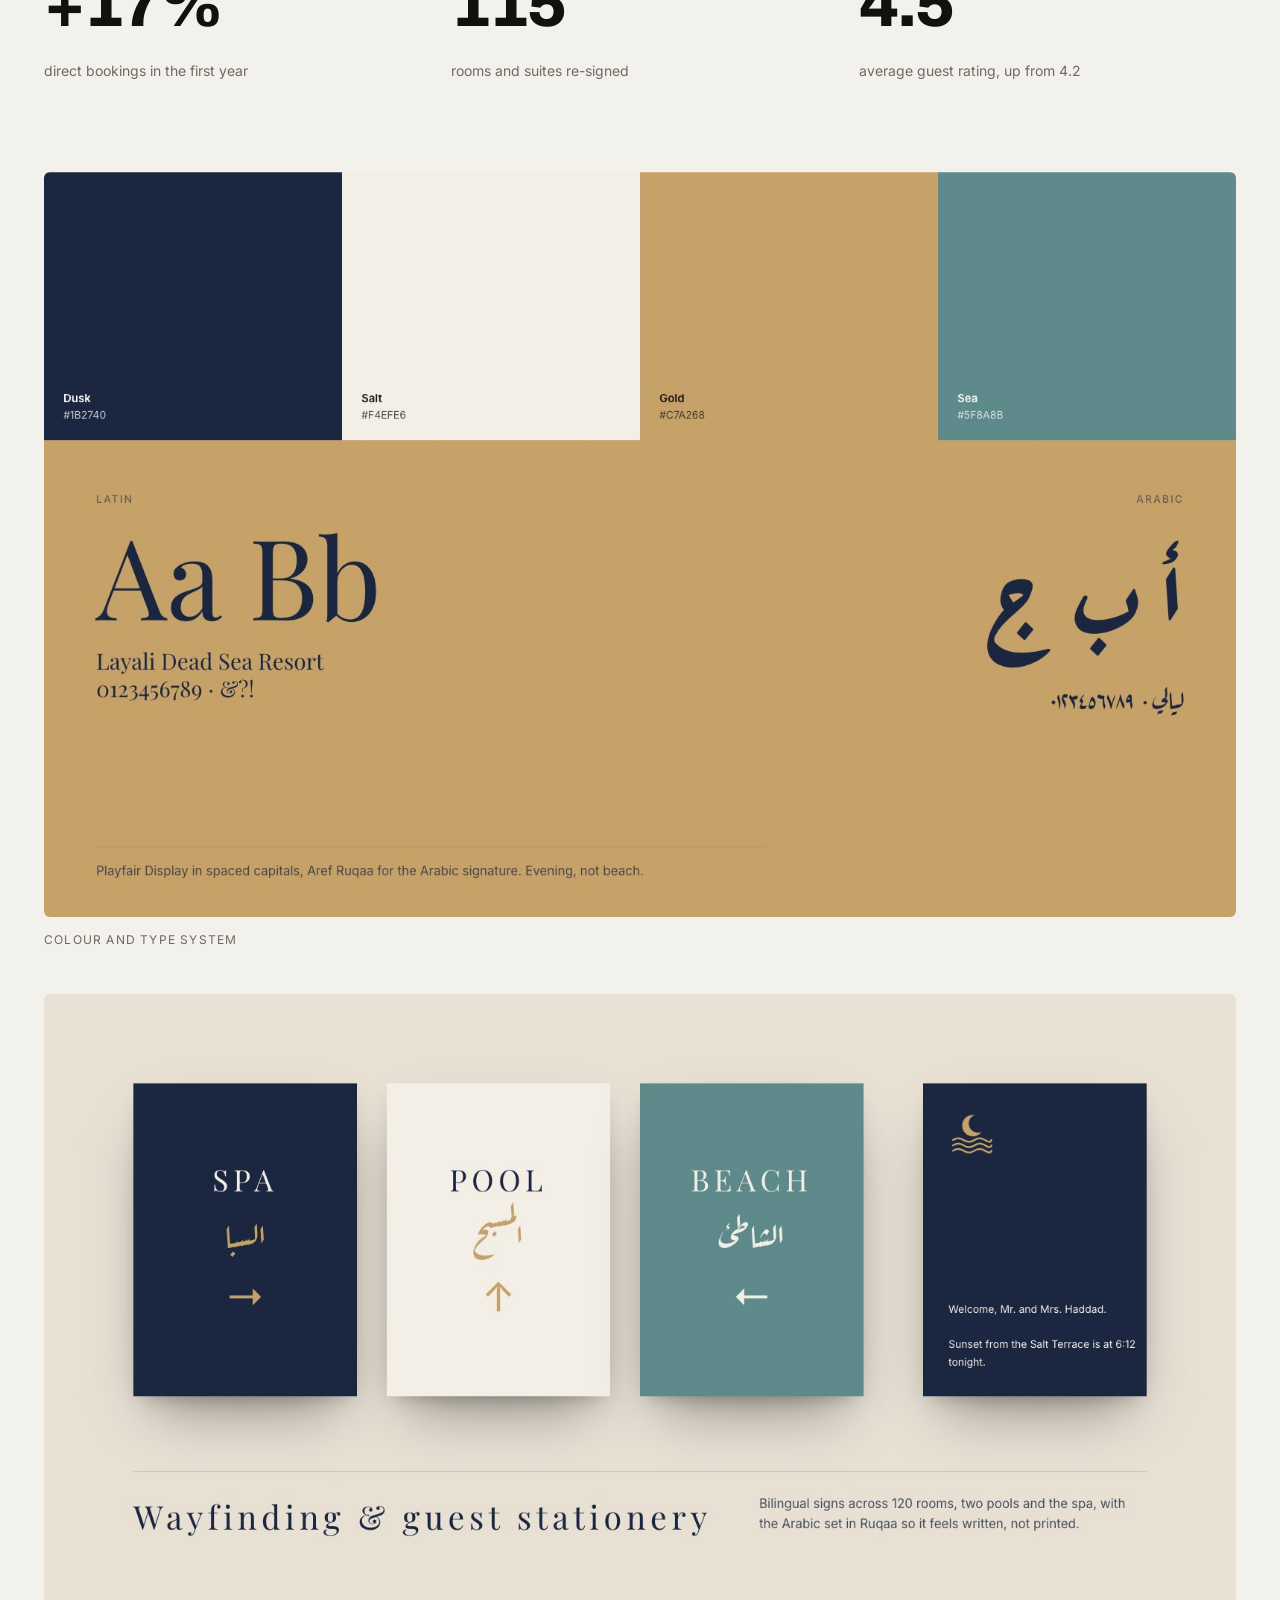
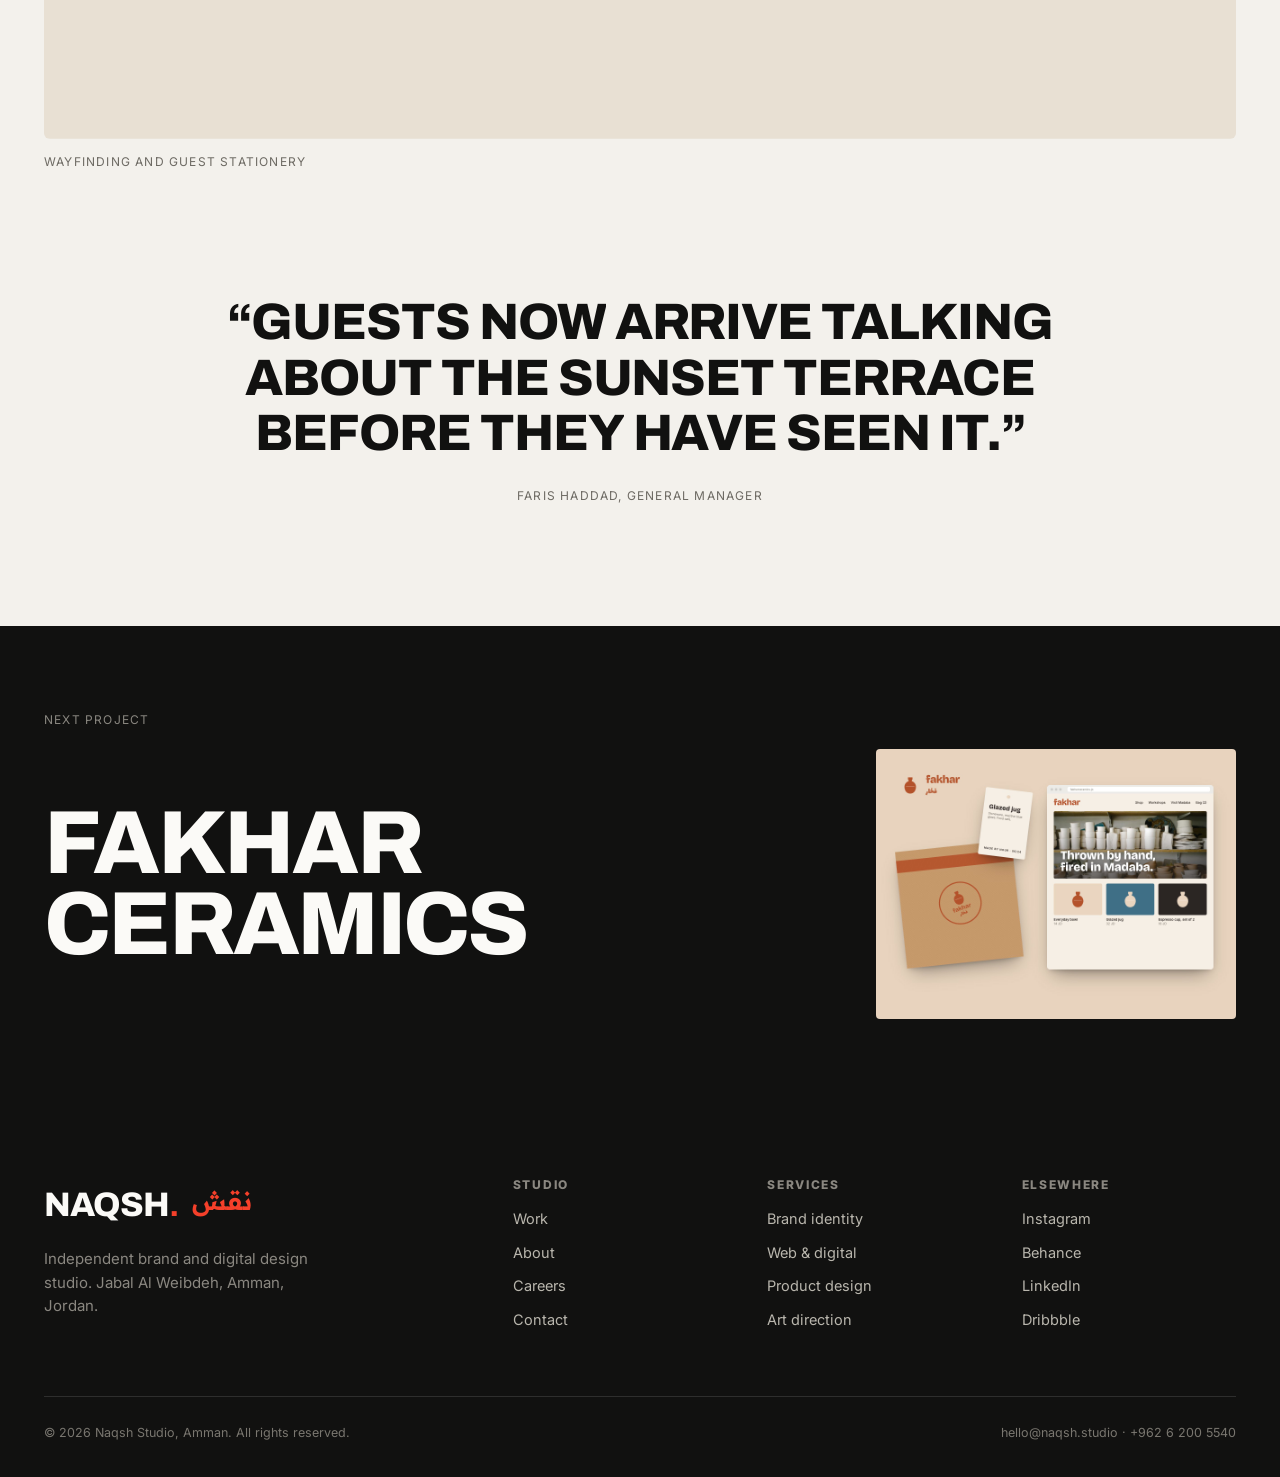
<file: project-layali.html>
<!DOCTYPE html>
<html lang="en">
<head>
<meta charset="UTF-8">
<meta name="viewport" content="width=device-width, initial-scale=1.0">
<title>Layali Dead Sea Resort - Naqsh Studio</title>
<meta name="description" content="A 120-room resort at Sweimeh that looked like every other resort on the shore. We moved the brand from the beach to the evening.">
<link rel="icon" href="assets/favicon.svg" type="image/svg+xml">
<link rel="preconnect" href="https://fonts.googleapis.com">
<link rel="preconnect" href="https://fonts.gstatic.com" crossorigin>
<link href="https://fonts.googleapis.com/css2?family=Archivo:wght@600;700;800;900&family=Inter:wght@400;500;600&family=Readex+Pro:wght@400;600&display=swap" rel="stylesheet">
<link rel="stylesheet" href="assets/css/style.css?v=4">
</head>
<body class="case">
<header>
  <div class="wrap nav">
    <button class="burger" aria-label="Menu"><span></span><span></span><span></span></button>
    <a href="index.html" class="brand-word">Naqsh<b>.</b></a>
    <nav class="nav-links"><a href="work.html">Work</a><a href="studio.html">Studio</a><a href="careers.html">Careers</a><a href="contact.html">Contact</a></nav>
    <a href="contact.html" class="btn">Start a project</a>
  </div>
</header>

<div class="page-hero case-hero">
  <div class="wrap">
    <a href="work.html" class="mono case-back">&larr; All work</a>
    <div class="case-title">
      <h1 class="display">Layali Dead Sea Resort</h1>
      <span class="case-ar" dir="rtl" lang="ar">ليالي</span>
    </div>
    <p class="lede">A 120-room resort at Sweimeh that looked like every other resort on the shore. We moved the brand from the beach to the evening.</p>
    <dl class="case-meta">
      <div><dt>Client</dt><dd>Layali Dead Sea Resort, Sweimeh</dd></div>
      <div><dt>Year</dt><dd>2023</dd></div>
      <div><dt>Services</dt><dd>Brand refresh<br>Bilingual website<br>Wayfinding<br>Stationery</dd></div>
      <div><dt>Team</dt><dd>Rana Khoury<br>Maya Toukan<br>Karim Saleh<br>Tareq Odeh</dd></div>
    </dl>
  </div>
</div>

<section class="case-media first"><div class="wrap"><img src="assets/img/work/layali-cover.jpg" alt="Layali Dead Sea Resort: key visual" data-r></div></section>

<section class="case-text"><div class="wrap case-cols">
  <div data-r><span class="mono">The brief</span><p>Layali competed on price with four larger hotels a short drive away. Guest reviews kept mentioning the same thing: the sunsets from the terrace and the quiet after dark. The brand said neither.</p></div>
  <div data-r><span class="mono">What we did</span><p>We rebuilt the identity around the name, which means nights: a crescent over the water, deep dusk blue and gold. Playfair Display in spaced capitals for the Latin, and Aref Ruqaa for the Arabic, so the signs feel written by hand. The new website sells the evenings first and the rooms second.</p></div>
</div></section>

<section class="case-media"><div class="wrap"><figure data-r><img src="assets/img/work/layali-logo.jpg" alt="Identity: a crescent over three waves"><figcaption class="mono">Identity: a crescent over three waves</figcaption></figure></div></section>

<section class="case-stats"><div class="wrap"><div class="stats"><div class="stat" data-r><div class="n">+18%</div><div class="l">direct bookings in the first year</div></div><div class="stat" data-r><div class="n">120</div><div class="l">rooms and suites re-signed</div></div><div class="stat" data-r><div class="n">4.7</div><div class="l">average guest rating, up from 4.2</div></div></div></div></section>

<section class="case-media"><div class="wrap"><figure data-r><img src="assets/img/work/layali-system.jpg" alt="Colour and type system"><figcaption class="mono">Colour and type system</figcaption></figure></div></section>
<section class="case-media"><div class="wrap"><figure data-r><img src="assets/img/work/layali-app.jpg" alt="Wayfinding and guest stationery"><figcaption class="mono">Wayfinding and guest stationery</figcaption></figure></div></section>

<section class="case-quote"><div class="wrap statement">
  <blockquote data-r>&ldquo;Guests now arrive talking about the sunset terrace before they have seen it.&rdquo;</blockquote>
  <p class="mono" data-r>Faris Haddad, general manager</p>
</div></section>

<a class="case-next" href="project-fakhar.html">
  <div class="wrap">
    <span class="mono">Next project</span>
    <div class="case-next-row"><h2 class="display">Fakhar Ceramics</h2><img src="assets/img/work/fakhar-cover.jpg" alt=""></div>
  </div>
</a>

<footer>
  <div class="wrap">
    <div class="foot-top">
      <div class="foot-brand"><span class="brand-word">Naqsh<b style="color:var(--red)">.</b></span><span class="brand-ar" lang="ar" dir="rtl">نقش</span><p>Independent brand and digital design studio. Jabal Al Weibdeh, Amman, Jordan.</p></div>
      <div class="foot-col"><h4>Studio</h4><a href="work.html">Work</a><a href="studio.html">About</a><a href="careers.html">Careers</a><a href="contact.html">Contact</a></div>
      <div class="foot-col"><h4>Services</h4><a href="work.html">Brand identity</a><a href="work.html">Web &amp; digital</a><a href="work.html">Product design</a><a href="work.html">Art direction</a></div>
      <div class="foot-col"><h4>Elsewhere</h4><a href="https://instagram.com/naqsh.studio" target="_blank" rel="noopener">Instagram</a><a href="https://behance.net/naqshstudio" target="_blank" rel="noopener">Behance</a><a href="https://linkedin.com/company/naqsh-studio" target="_blank" rel="noopener">LinkedIn</a><a href="https://dribbble.com/naqshstudio" target="_blank" rel="noopener">Dribbble</a></div>
    </div>
    <div class="foot-bottom"><span>© <span data-year>2026</span> Naqsh Studio, Amman. All rights reserved.</span><span>hello@naqsh.studio · +962 6 200 5540</span></div>
  </div>
</footer>
<script src="assets/js/main.js"></script>
</body>
</html>
</file>
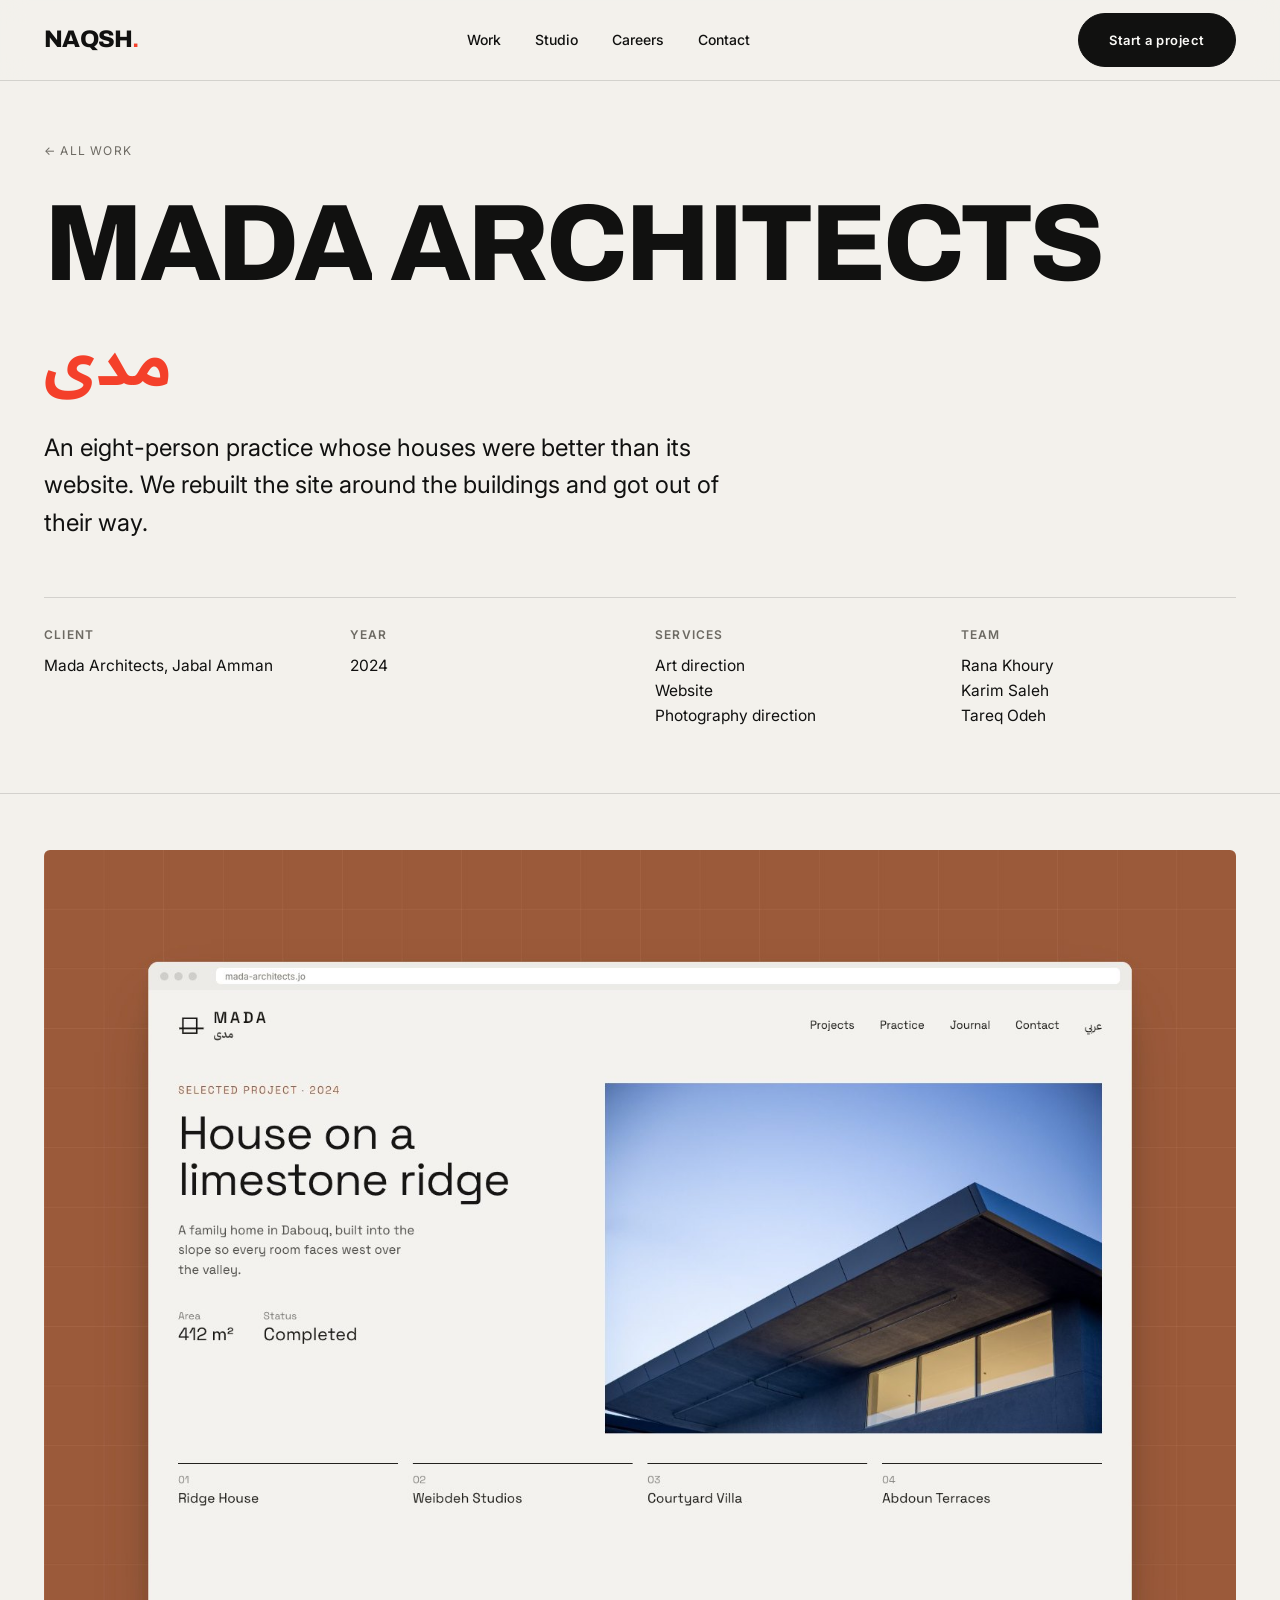
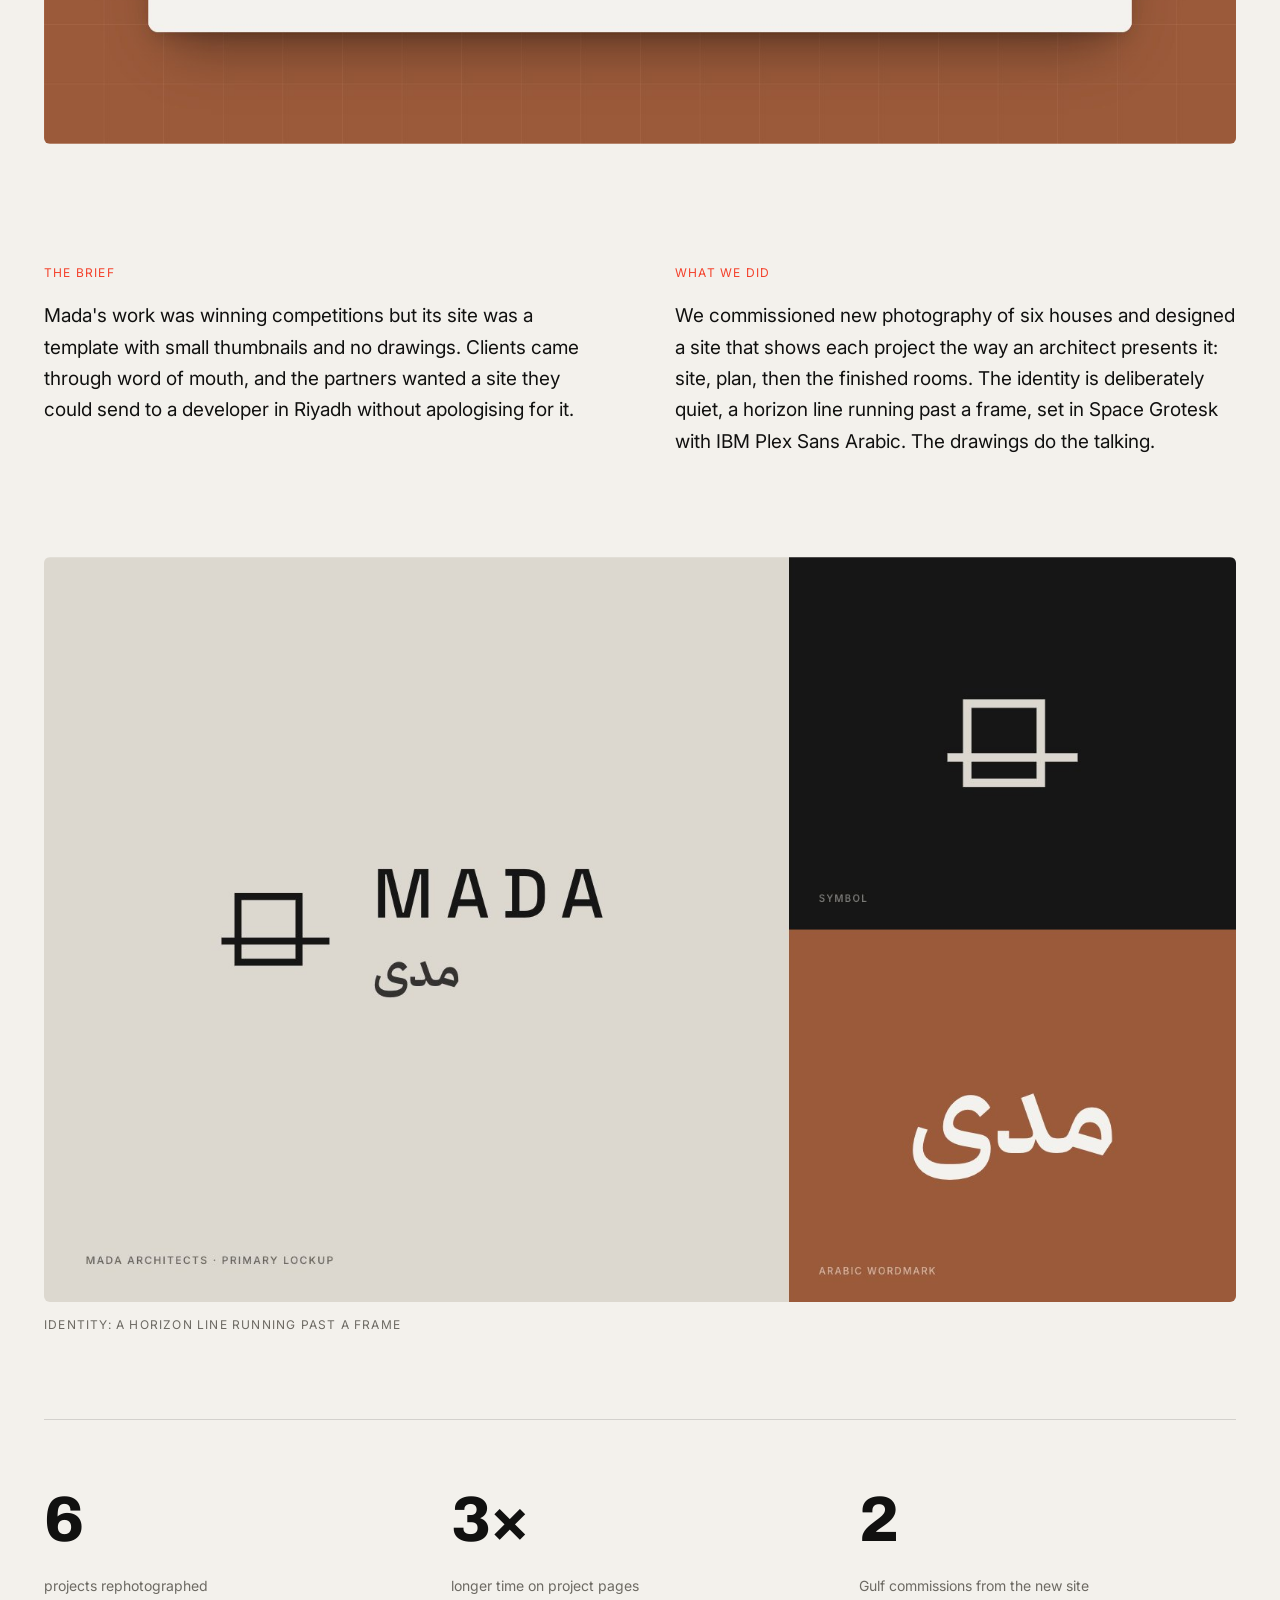
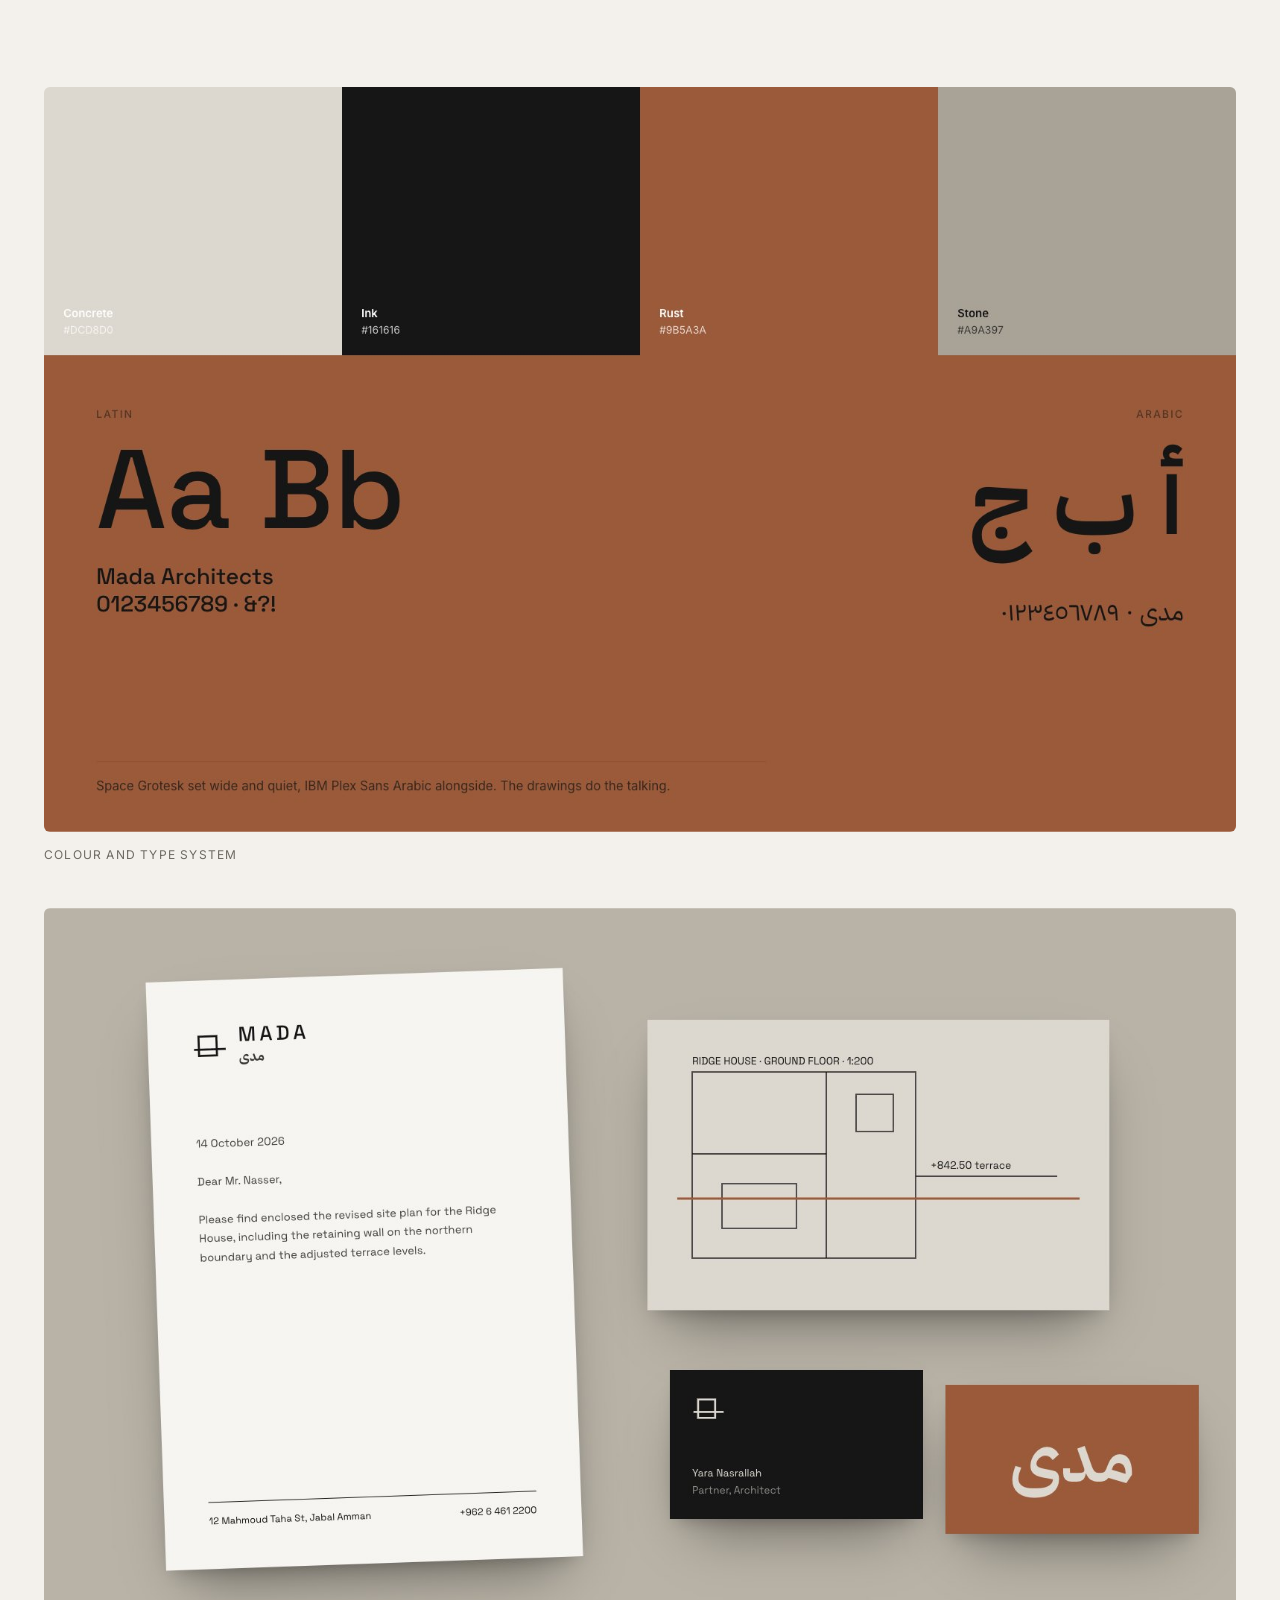
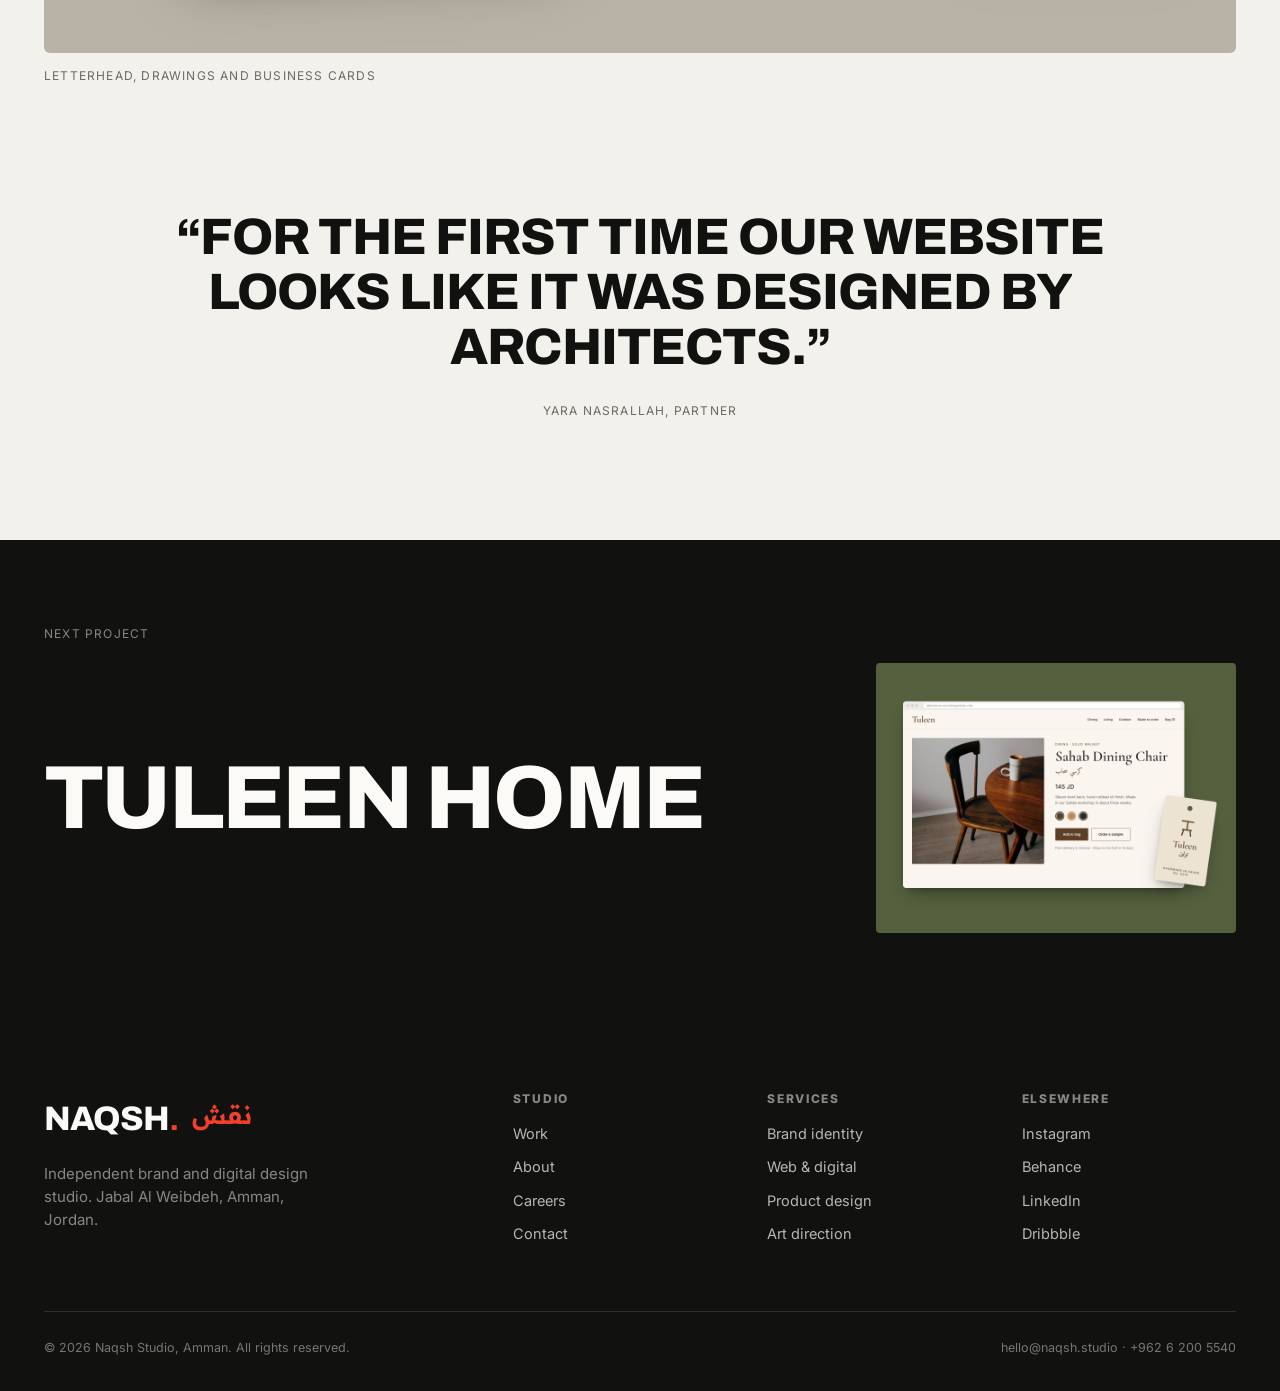
<file: project-mada.html>
<!DOCTYPE html>
<html lang="en">
<head>
<meta charset="UTF-8">
<meta name="viewport" content="width=device-width, initial-scale=1.0">
<title>Mada Architects - Naqsh Studio</title>
<meta name="description" content="An eight-person practice whose houses were better than its website. We rebuilt the site around the buildings and got out of their way.">
<link rel="icon" href="assets/favicon.svg" type="image/svg+xml">
<link rel="preconnect" href="https://fonts.googleapis.com">
<link rel="preconnect" href="https://fonts.gstatic.com" crossorigin>
<link href="https://fonts.googleapis.com/css2?family=Archivo:wght@600;700;800;900&family=Inter:wght@400;500;600&family=Readex+Pro:wght@400;600&display=swap" rel="stylesheet">
<link rel="stylesheet" href="assets/css/style.css?v=4">
</head>
<body class="case">
<header>
  <div class="wrap nav">
    <button class="burger" aria-label="Menu"><span></span><span></span><span></span></button>
    <a href="index.html" class="brand-word">Naqsh<b>.</b></a>
    <nav class="nav-links"><a href="work.html">Work</a><a href="studio.html">Studio</a><a href="careers.html">Careers</a><a href="contact.html">Contact</a></nav>
    <a href="contact.html" class="btn">Start a project</a>
  </div>
</header>

<div class="page-hero case-hero">
  <div class="wrap">
    <a href="work.html" class="mono case-back">&larr; All work</a>
    <div class="case-title">
      <h1 class="display">Mada Architects</h1>
      <span class="case-ar" dir="rtl" lang="ar">مدى</span>
    </div>
    <p class="lede">An eight-person practice whose houses were better than its website. We rebuilt the site around the buildings and got out of their way.</p>
    <dl class="case-meta">
      <div><dt>Client</dt><dd>Mada Architects, Jabal Amman</dd></div>
      <div><dt>Year</dt><dd>2024</dd></div>
      <div><dt>Services</dt><dd>Art direction<br>Website<br>Photography direction</dd></div>
      <div><dt>Team</dt><dd>Rana Khoury<br>Karim Saleh<br>Tareq Odeh</dd></div>
    </dl>
  </div>
</div>

<section class="case-media first"><div class="wrap"><img src="assets/img/work/mada-cover.jpg" alt="Mada Architects: key visual" data-r></div></section>

<section class="case-text"><div class="wrap case-cols">
  <div data-r><span class="mono">The brief</span><p>Mada&#x27;s work was winning competitions but its site was a template with small thumbnails and no drawings. Clients came through word of mouth, and the partners wanted a site they could send to a developer in Riyadh without apologising for it.</p></div>
  <div data-r><span class="mono">What we did</span><p>We commissioned new photography of six houses and designed a site that shows each project the way an architect presents it: site, plan, then the finished rooms. The identity is deliberately quiet, a horizon line running past a frame, set in Space Grotesk with IBM Plex Sans Arabic. The drawings do the talking.</p></div>
</div></section>

<section class="case-media"><div class="wrap"><figure data-r><img src="assets/img/work/mada-logo.jpg" alt="Identity: a horizon line running past a frame"><figcaption class="mono">Identity: a horizon line running past a frame</figcaption></figure></div></section>

<section class="case-stats"><div class="wrap"><div class="stats"><div class="stat" data-r><div class="n">6</div><div class="l">projects rephotographed</div></div><div class="stat" data-r><div class="n">3×</div><div class="l">longer time on project pages</div></div><div class="stat" data-r><div class="n">2</div><div class="l">Gulf commissions from the new site</div></div></div></div></section>

<section class="case-media"><div class="wrap"><figure data-r><img src="assets/img/work/mada-system.jpg" alt="Colour and type system"><figcaption class="mono">Colour and type system</figcaption></figure></div></section>
<section class="case-media"><div class="wrap"><figure data-r><img src="assets/img/work/mada-app.jpg" alt="Letterhead, drawings and business cards"><figcaption class="mono">Letterhead, drawings and business cards</figcaption></figure></div></section>

<section class="case-quote"><div class="wrap statement">
  <blockquote data-r>&ldquo;For the first time our website looks like it was designed by architects.&rdquo;</blockquote>
  <p class="mono" data-r>Yara Nasrallah, partner</p>
</div></section>

<a class="case-next" href="project-tuleen.html">
  <div class="wrap">
    <span class="mono">Next project</span>
    <div class="case-next-row"><h2 class="display">Tuleen Home</h2><img src="assets/img/work/tuleen-cover.jpg" alt=""></div>
  </div>
</a>

<footer>
  <div class="wrap">
    <div class="foot-top">
      <div class="foot-brand"><span class="brand-word">Naqsh<b style="color:var(--red)">.</b></span><span class="brand-ar" lang="ar" dir="rtl">نقش</span><p>Independent brand and digital design studio. Jabal Al Weibdeh, Amman, Jordan.</p></div>
      <div class="foot-col"><h4>Studio</h4><a href="work.html">Work</a><a href="studio.html">About</a><a href="careers.html">Careers</a><a href="contact.html">Contact</a></div>
      <div class="foot-col"><h4>Services</h4><a href="work.html">Brand identity</a><a href="work.html">Web &amp; digital</a><a href="work.html">Product design</a><a href="work.html">Art direction</a></div>
      <div class="foot-col"><h4>Elsewhere</h4><a href="https://instagram.com/naqsh.studio" target="_blank" rel="noopener">Instagram</a><a href="https://behance.net/naqshstudio" target="_blank" rel="noopener">Behance</a><a href="https://linkedin.com/company/naqsh-studio" target="_blank" rel="noopener">LinkedIn</a><a href="https://dribbble.com/naqshstudio" target="_blank" rel="noopener">Dribbble</a></div>
    </div>
    <div class="foot-bottom"><span>© <span data-year>2026</span> Naqsh Studio, Amman. All rights reserved.</span><span>hello@naqsh.studio · +962 6 200 5540</span></div>
  </div>
</footer>
<script src="assets/js/main.js"></script>
</body>
</html>
</file>
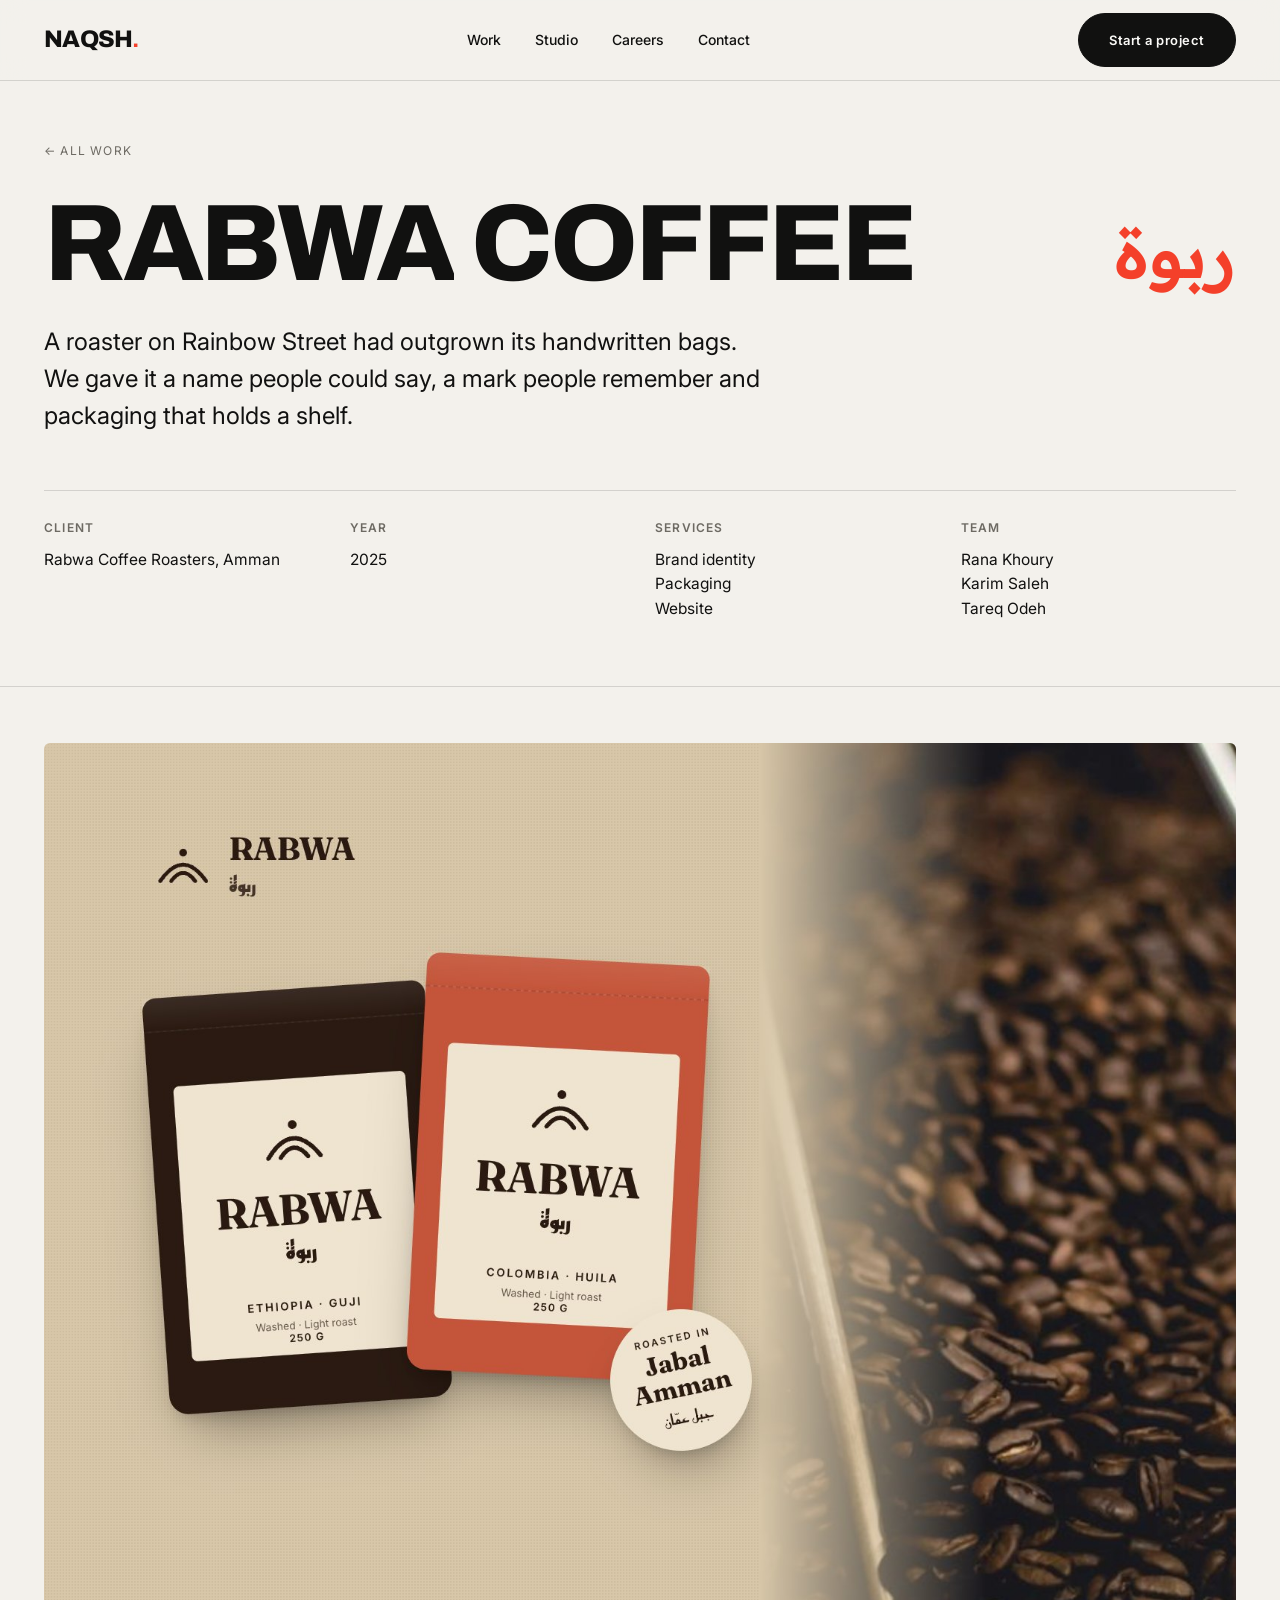
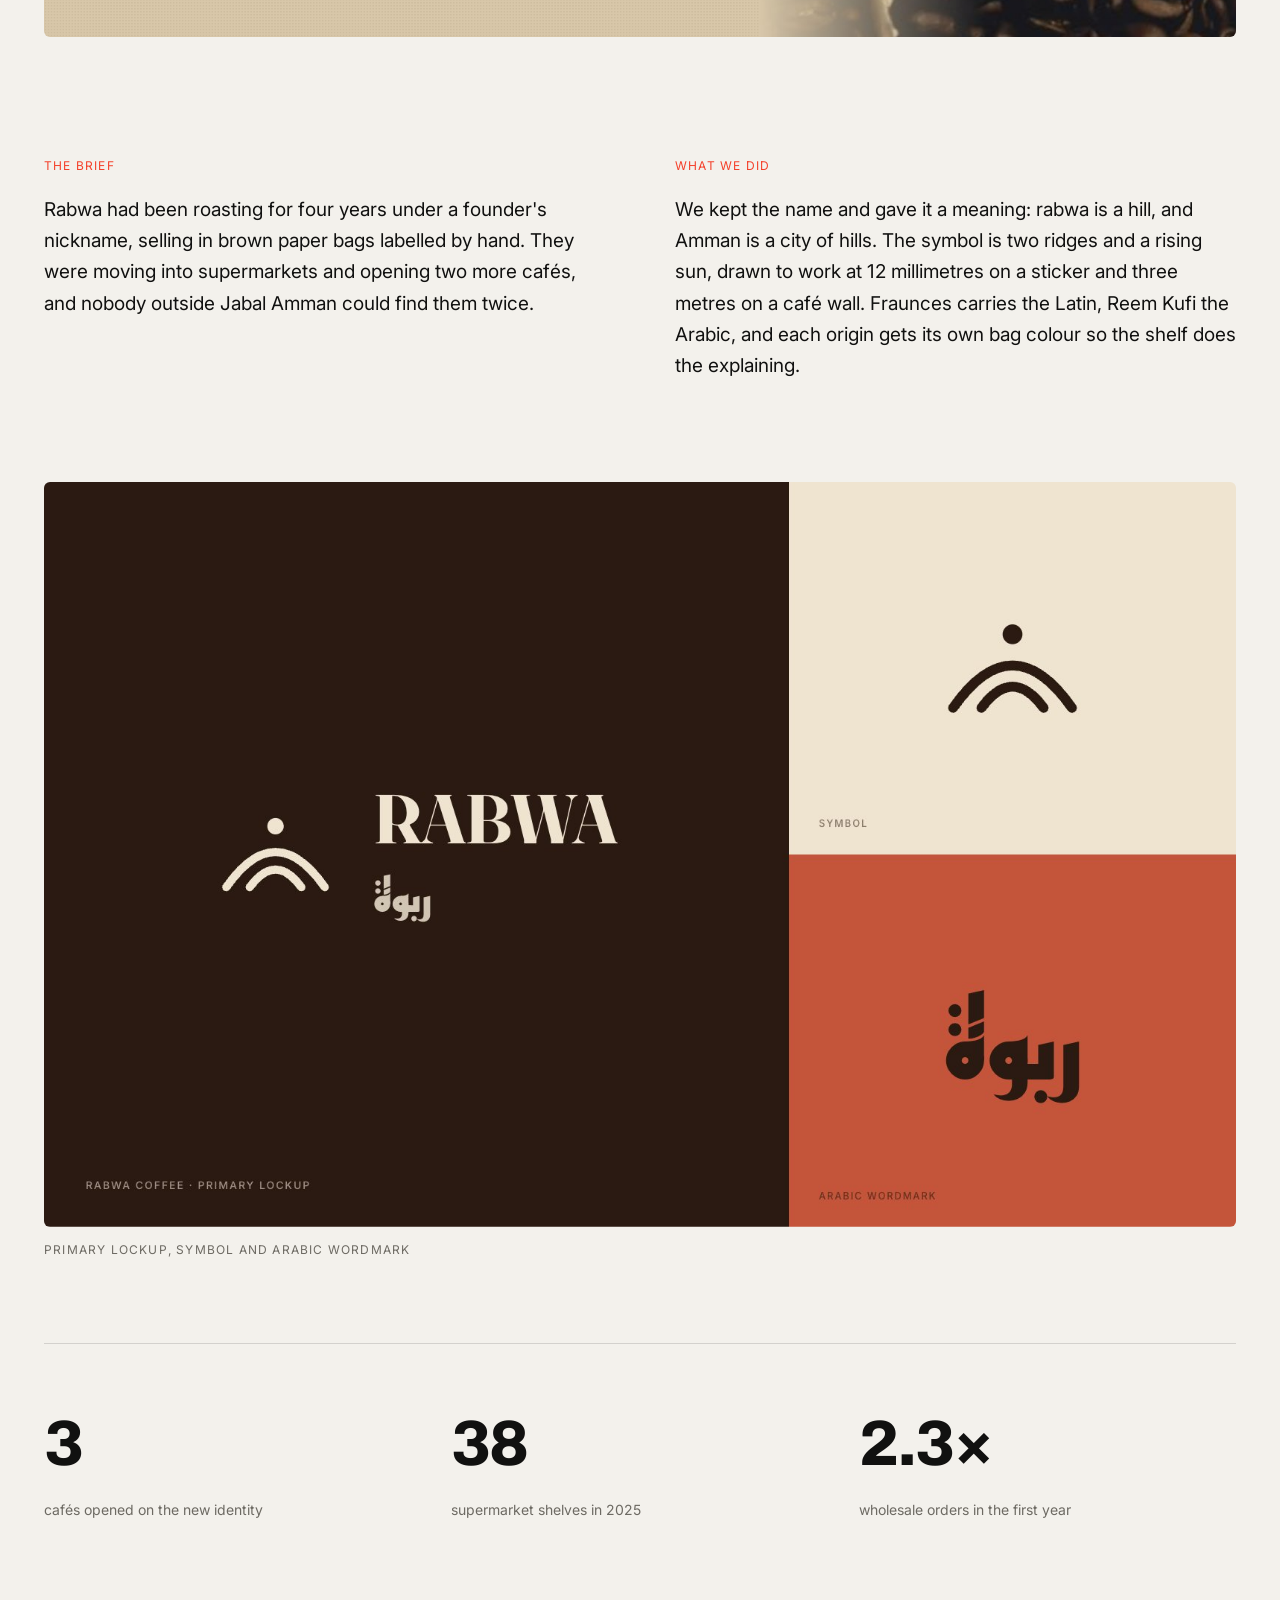
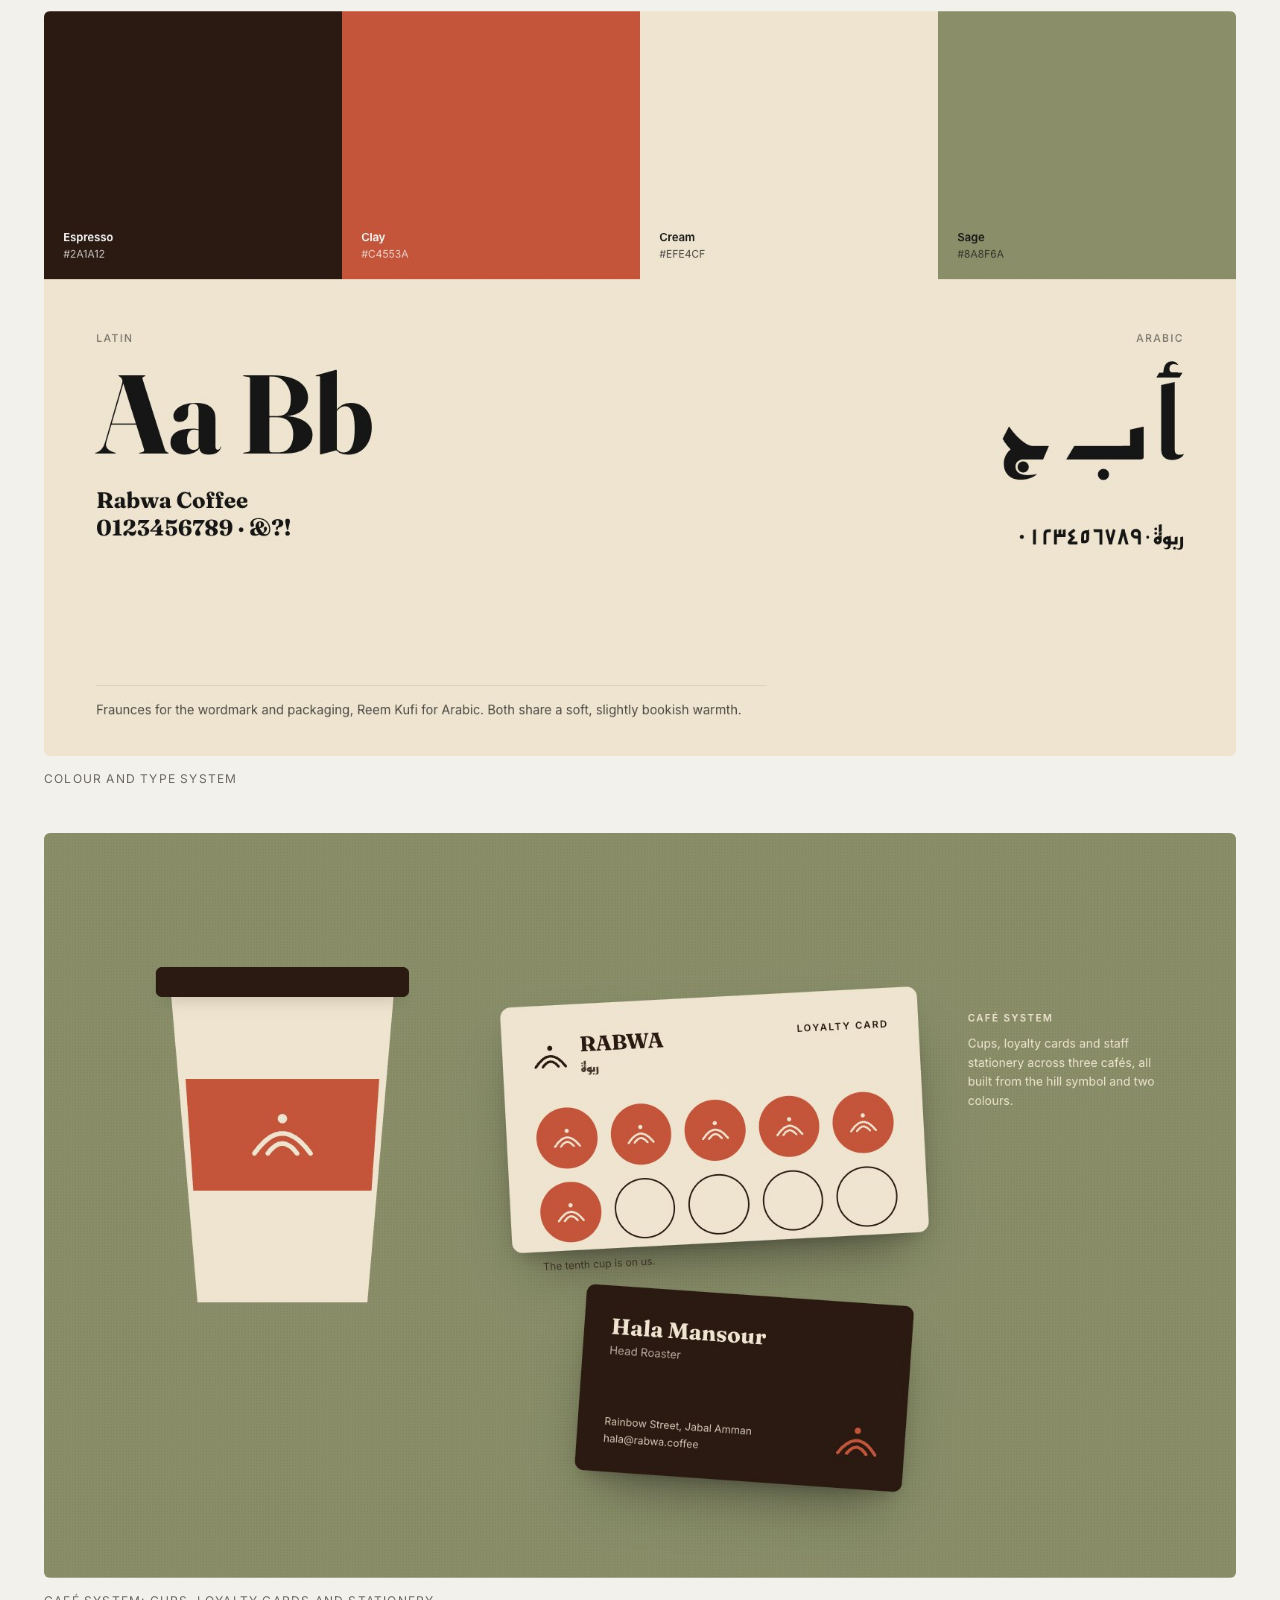
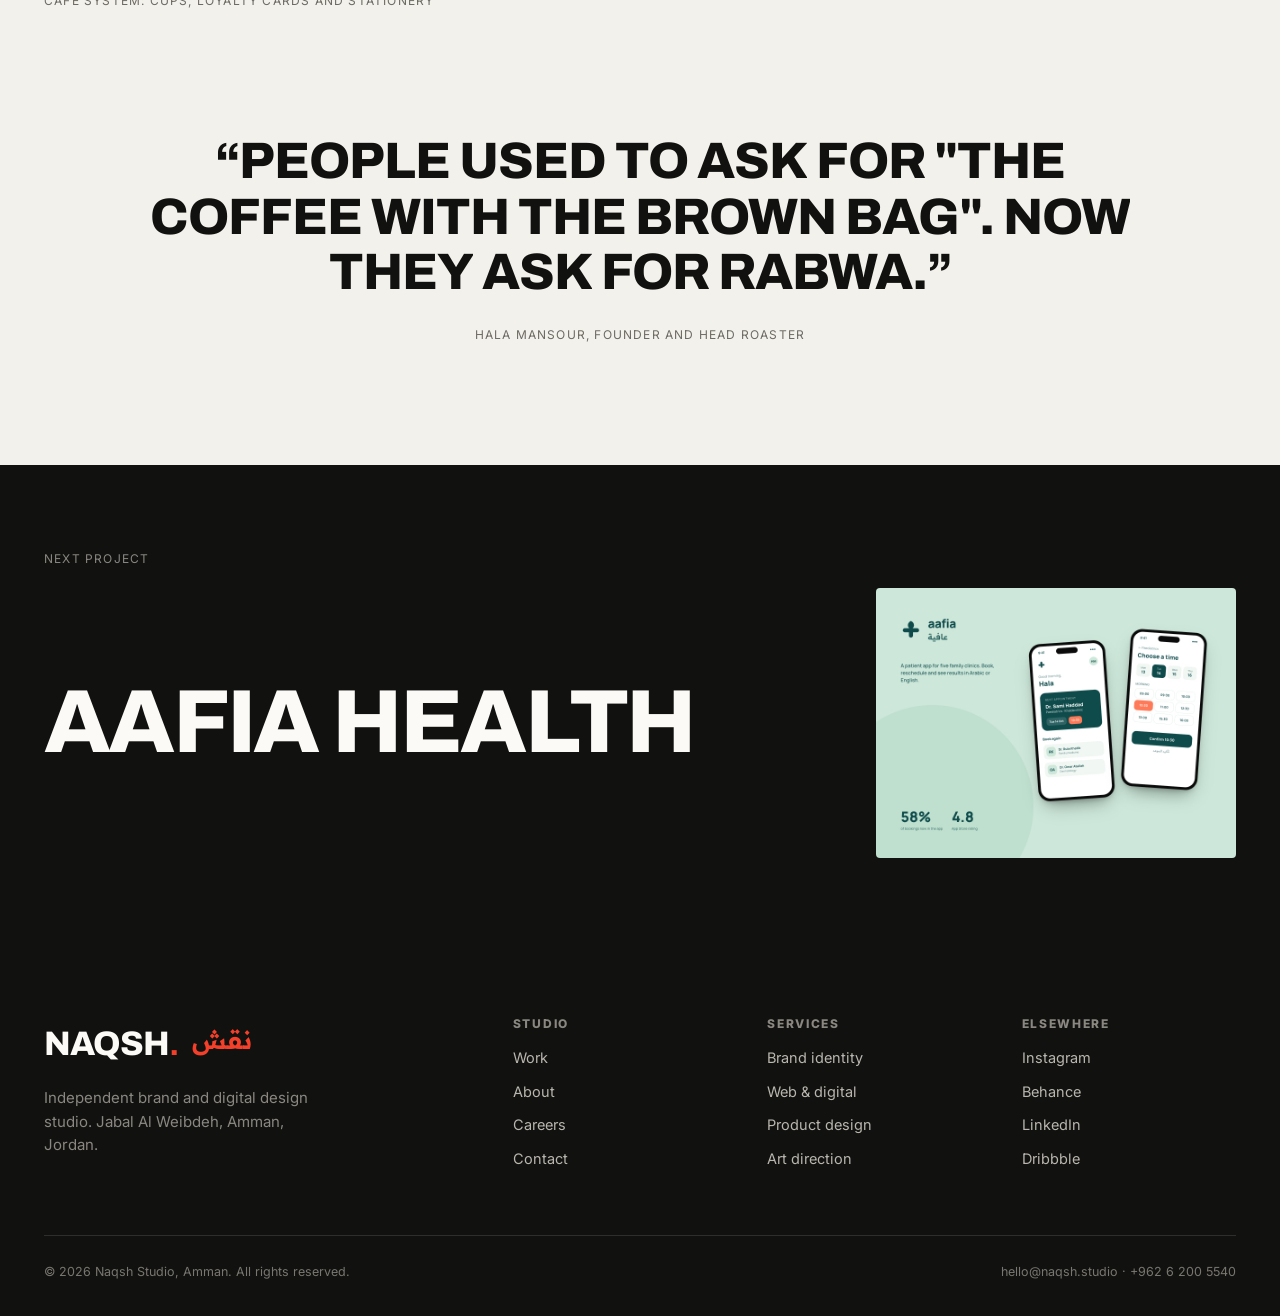
<file: project-rabwa.html>
<!DOCTYPE html>
<html lang="en">
<head>
<meta charset="UTF-8">
<meta name="viewport" content="width=device-width, initial-scale=1.0">
<title>Rabwa Coffee - Naqsh Studio</title>
<meta name="description" content="A roaster on Rainbow Street had outgrown its handwritten bags. We gave it a name people could say, a mark people remember and packaging that holds a shelf.">
<link rel="icon" href="assets/favicon.svg" type="image/svg+xml">
<link rel="preconnect" href="https://fonts.googleapis.com">
<link rel="preconnect" href="https://fonts.gstatic.com" crossorigin>
<link href="https://fonts.googleapis.com/css2?family=Archivo:wght@600;700;800;900&family=Inter:wght@400;500;600&family=Readex+Pro:wght@400;600&display=swap" rel="stylesheet">
<link rel="stylesheet" href="assets/css/style.css?v=4">
</head>
<body class="case">
<header>
  <div class="wrap nav">
    <button class="burger" aria-label="Menu"><span></span><span></span><span></span></button>
    <a href="index.html" class="brand-word">Naqsh<b>.</b></a>
    <nav class="nav-links"><a href="work.html">Work</a><a href="studio.html">Studio</a><a href="careers.html">Careers</a><a href="contact.html">Contact</a></nav>
    <a href="contact.html" class="btn">Start a project</a>
  </div>
</header>

<div class="page-hero case-hero">
  <div class="wrap">
    <a href="work.html" class="mono case-back">&larr; All work</a>
    <div class="case-title">
      <h1 class="display">Rabwa Coffee</h1>
      <span class="case-ar" dir="rtl" lang="ar">ربوة</span>
    </div>
    <p class="lede">A roaster on Rainbow Street had outgrown its handwritten bags. We gave it a name people could say, a mark people remember and packaging that holds a shelf.</p>
    <dl class="case-meta">
      <div><dt>Client</dt><dd>Rabwa Coffee Roasters, Amman</dd></div>
      <div><dt>Year</dt><dd>2025</dd></div>
      <div><dt>Services</dt><dd>Brand identity<br>Packaging<br>Website</dd></div>
      <div><dt>Team</dt><dd>Rana Khoury<br>Karim Saleh<br>Tareq Odeh</dd></div>
    </dl>
  </div>
</div>

<section class="case-media first"><div class="wrap"><img src="assets/img/work/rabwa-cover.jpg" alt="Rabwa Coffee: key visual" data-r></div></section>

<section class="case-text"><div class="wrap case-cols">
  <div data-r><span class="mono">The brief</span><p>Rabwa had been roasting for four years under a founder&#x27;s nickname, selling in brown paper bags labelled by hand. They were moving into supermarkets and opening two more cafés, and nobody outside Jabal Amman could find them twice.</p></div>
  <div data-r><span class="mono">What we did</span><p>We kept the name and gave it a meaning: rabwa is a hill, and Amman is a city of hills. The symbol is two ridges and a rising sun, drawn to work at 12 millimetres on a sticker and three metres on a café wall. Fraunces carries the Latin, Reem Kufi the Arabic, and each origin gets its own bag colour so the shelf does the explaining.</p></div>
</div></section>

<section class="case-media"><div class="wrap"><figure data-r><img src="assets/img/work/rabwa-logo.jpg" alt="Primary lockup, symbol and Arabic wordmark"><figcaption class="mono">Primary lockup, symbol and Arabic wordmark</figcaption></figure></div></section>

<section class="case-stats"><div class="wrap"><div class="stats"><div class="stat" data-r><div class="n">3</div><div class="l">cafés opened on the new identity</div></div><div class="stat" data-r><div class="n">40</div><div class="l">supermarket shelves in 2025</div></div><div class="stat" data-r><div class="n">2.4×</div><div class="l">wholesale orders in the first year</div></div></div></div></section>

<section class="case-media"><div class="wrap"><figure data-r><img src="assets/img/work/rabwa-system.jpg" alt="Colour and type system"><figcaption class="mono">Colour and type system</figcaption></figure></div></section>
<section class="case-media"><div class="wrap"><figure data-r><img src="assets/img/work/rabwa-app.jpg" alt="Café system: cups, loyalty cards and stationery"><figcaption class="mono">Café system: cups, loyalty cards and stationery</figcaption></figure></div></section>

<section class="case-quote"><div class="wrap statement">
  <blockquote data-r>&ldquo;People used to ask for &quot;the coffee with the brown bag&quot;. Now they ask for Rabwa.&rdquo;</blockquote>
  <p class="mono" data-r>Hala Mansour, founder and head roaster</p>
</div></section>

<a class="case-next" href="project-aafia.html">
  <div class="wrap">
    <span class="mono">Next project</span>
    <div class="case-next-row"><h2 class="display">Aafia Health</h2><img src="assets/img/work/aafia-cover.jpg" alt=""></div>
  </div>
</a>

<footer>
  <div class="wrap">
    <div class="foot-top">
      <div class="foot-brand"><span class="brand-word">Naqsh<b style="color:var(--red)">.</b></span><span class="brand-ar" lang="ar" dir="rtl">نقش</span><p>Independent brand and digital design studio. Jabal Al Weibdeh, Amman, Jordan.</p></div>
      <div class="foot-col"><h4>Studio</h4><a href="work.html">Work</a><a href="studio.html">About</a><a href="careers.html">Careers</a><a href="contact.html">Contact</a></div>
      <div class="foot-col"><h4>Services</h4><a href="work.html">Brand identity</a><a href="work.html">Web &amp; digital</a><a href="work.html">Product design</a><a href="work.html">Art direction</a></div>
      <div class="foot-col"><h4>Elsewhere</h4><a href="https://instagram.com/naqsh.studio" target="_blank" rel="noopener">Instagram</a><a href="https://behance.net/naqshstudio" target="_blank" rel="noopener">Behance</a><a href="https://linkedin.com/company/naqsh-studio" target="_blank" rel="noopener">LinkedIn</a><a href="https://dribbble.com/naqshstudio" target="_blank" rel="noopener">Dribbble</a></div>
    </div>
    <div class="foot-bottom"><span>© <span data-year>2026</span> Naqsh Studio, Amman. All rights reserved.</span><span>hello@naqsh.studio · +962 6 200 5540</span></div>
  </div>
</footer>
<script src="assets/js/main.js"></script>
</body>
</html>
</file>
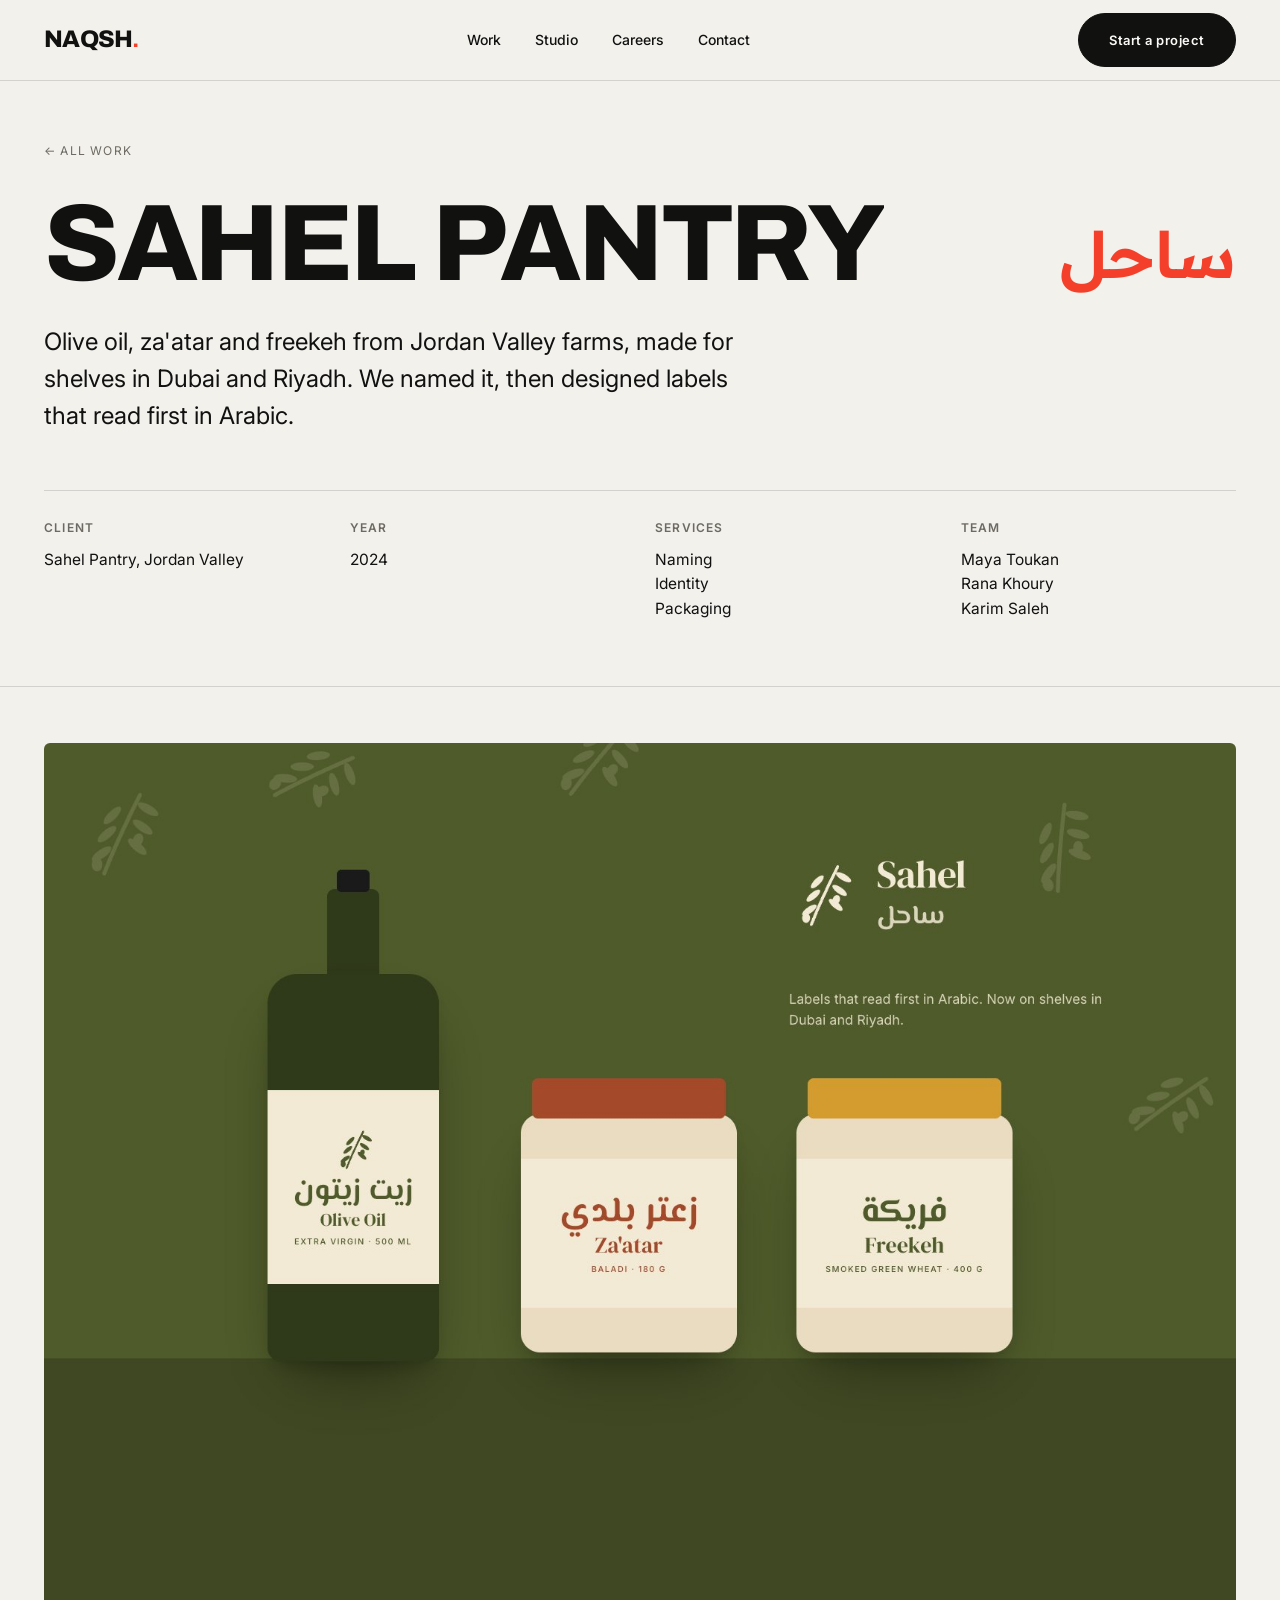
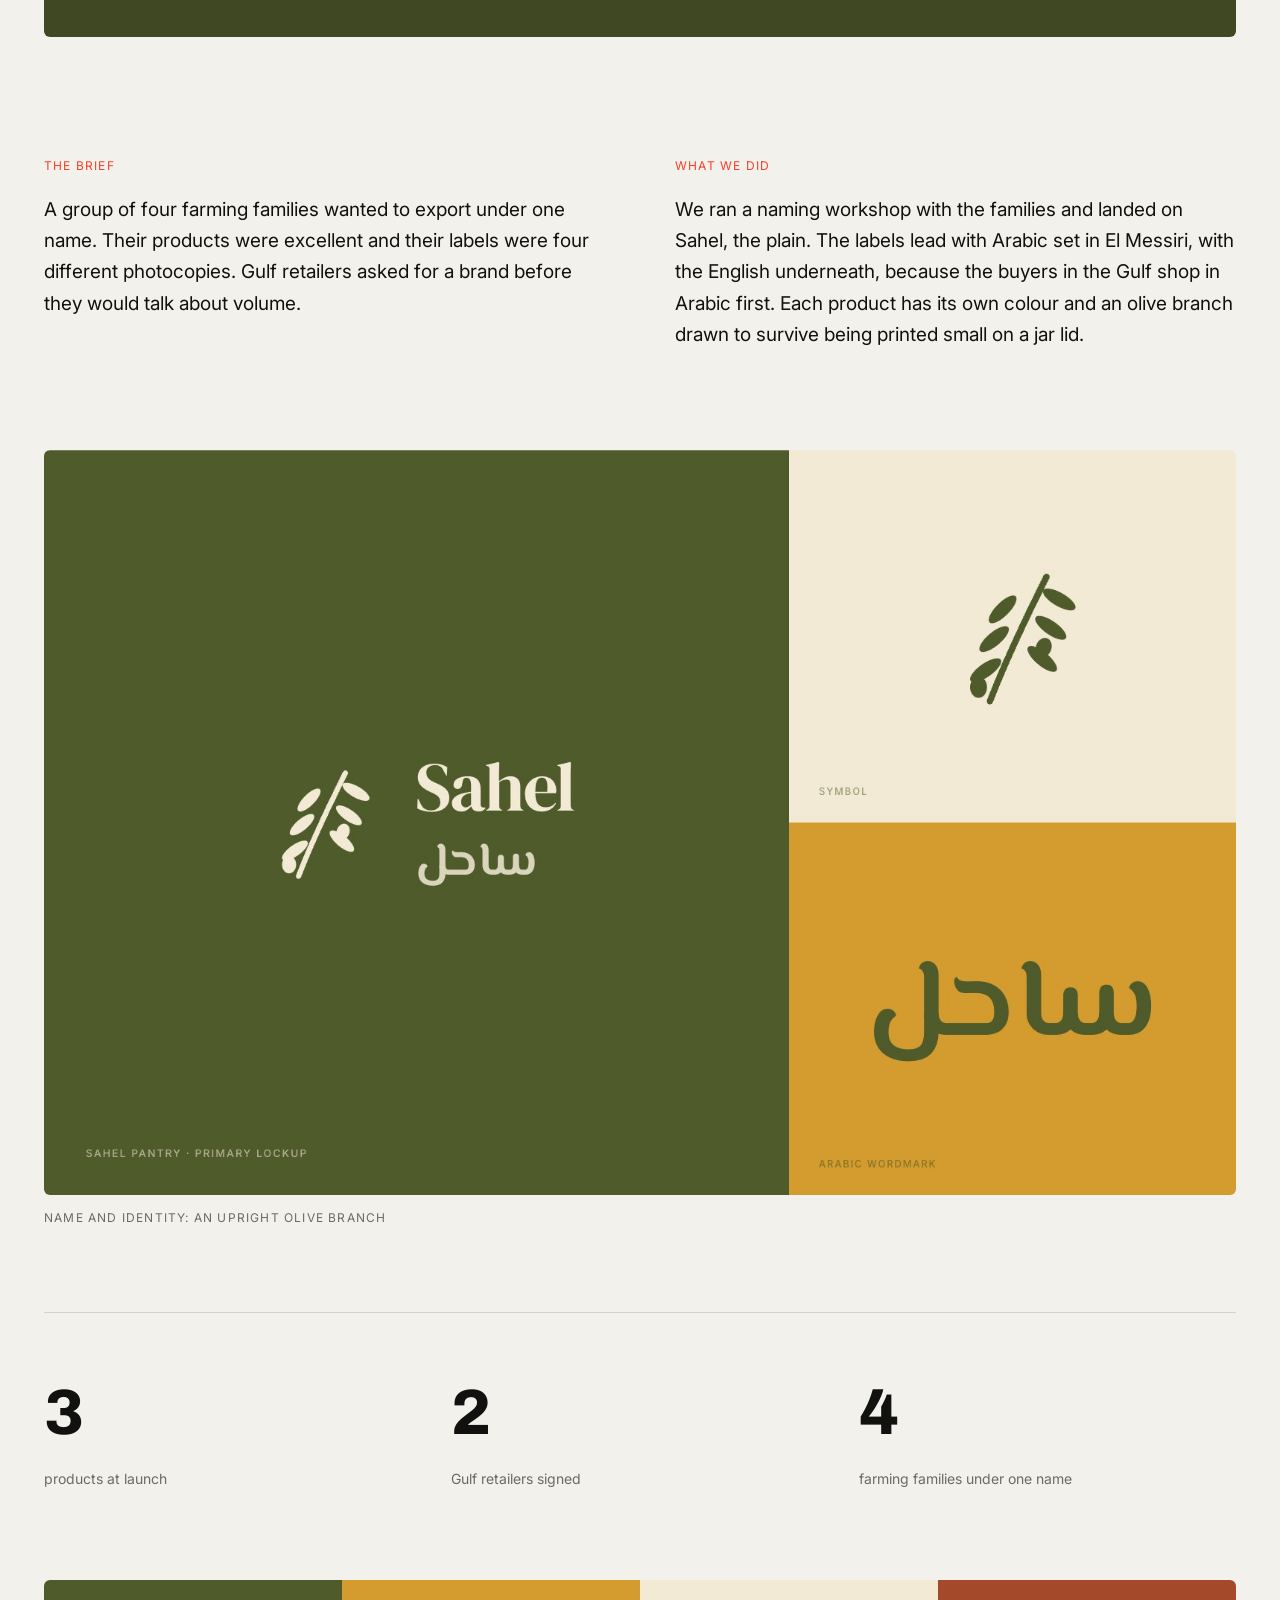
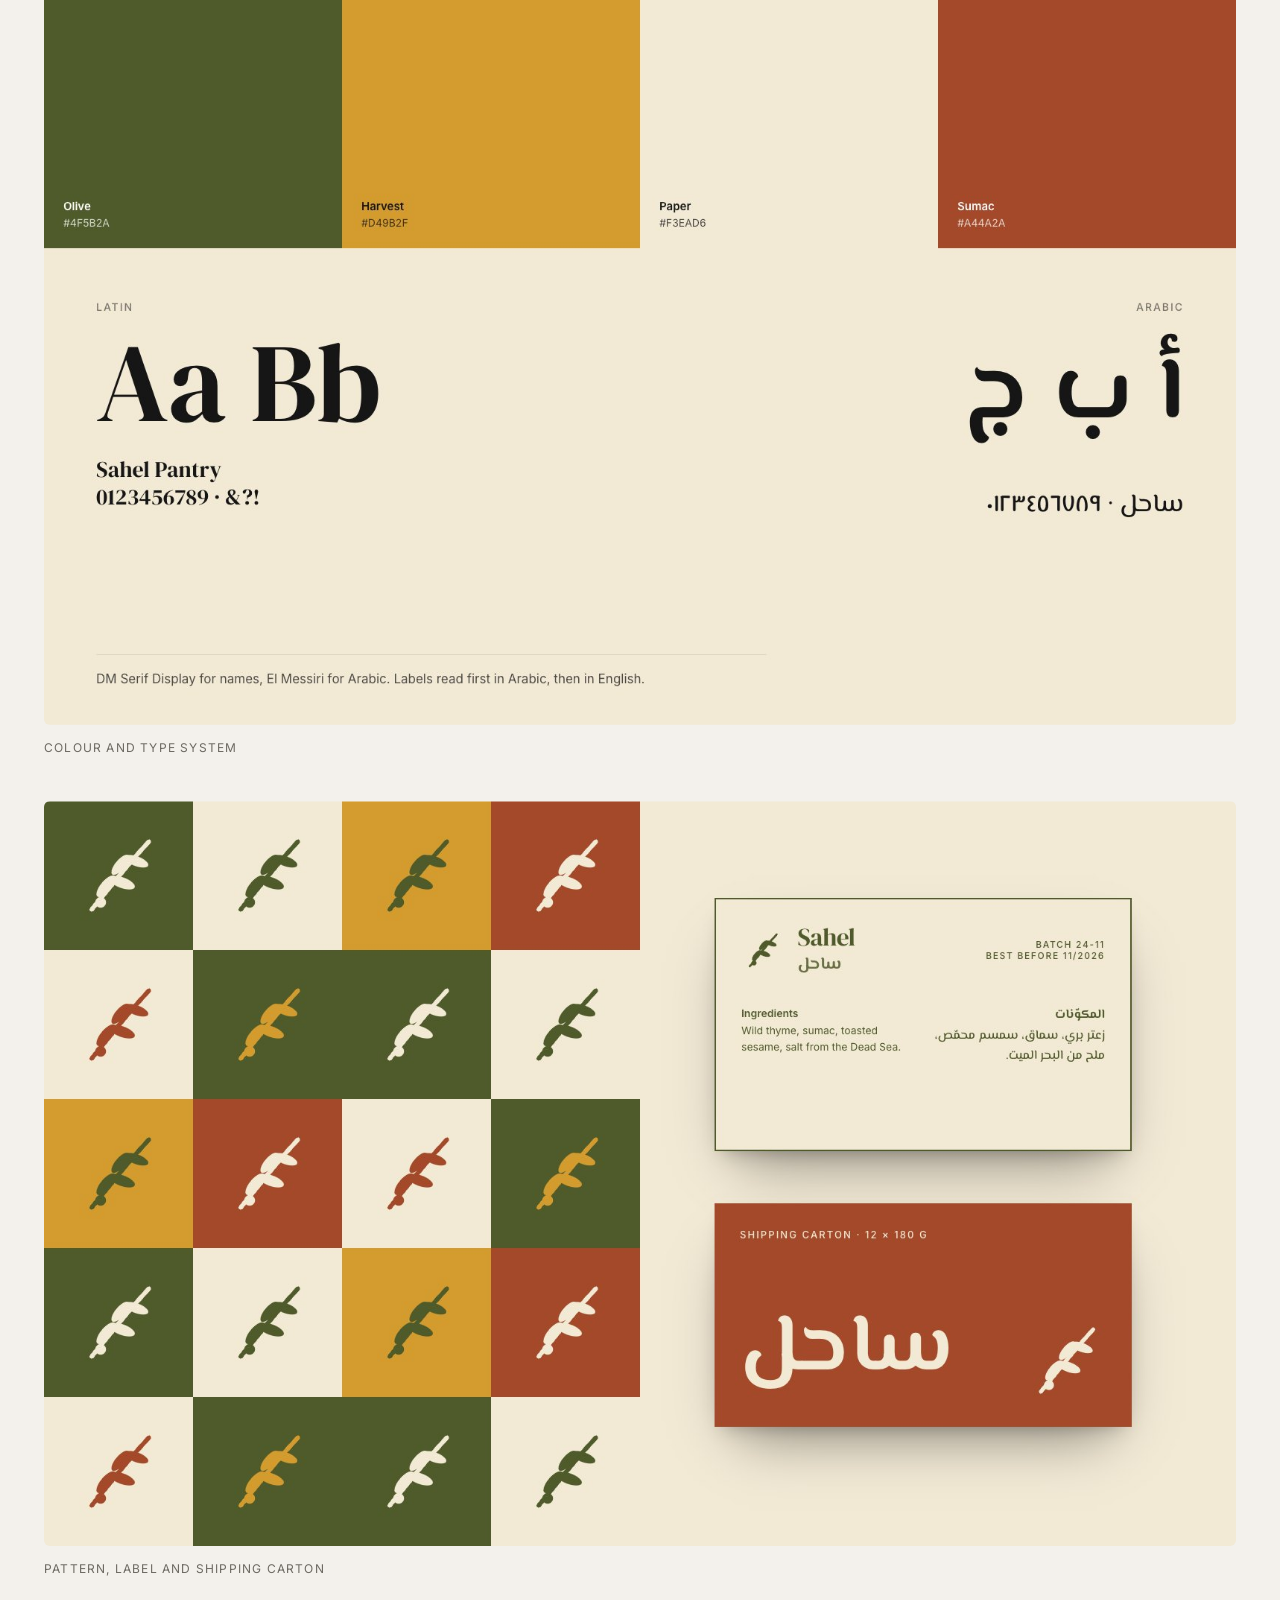
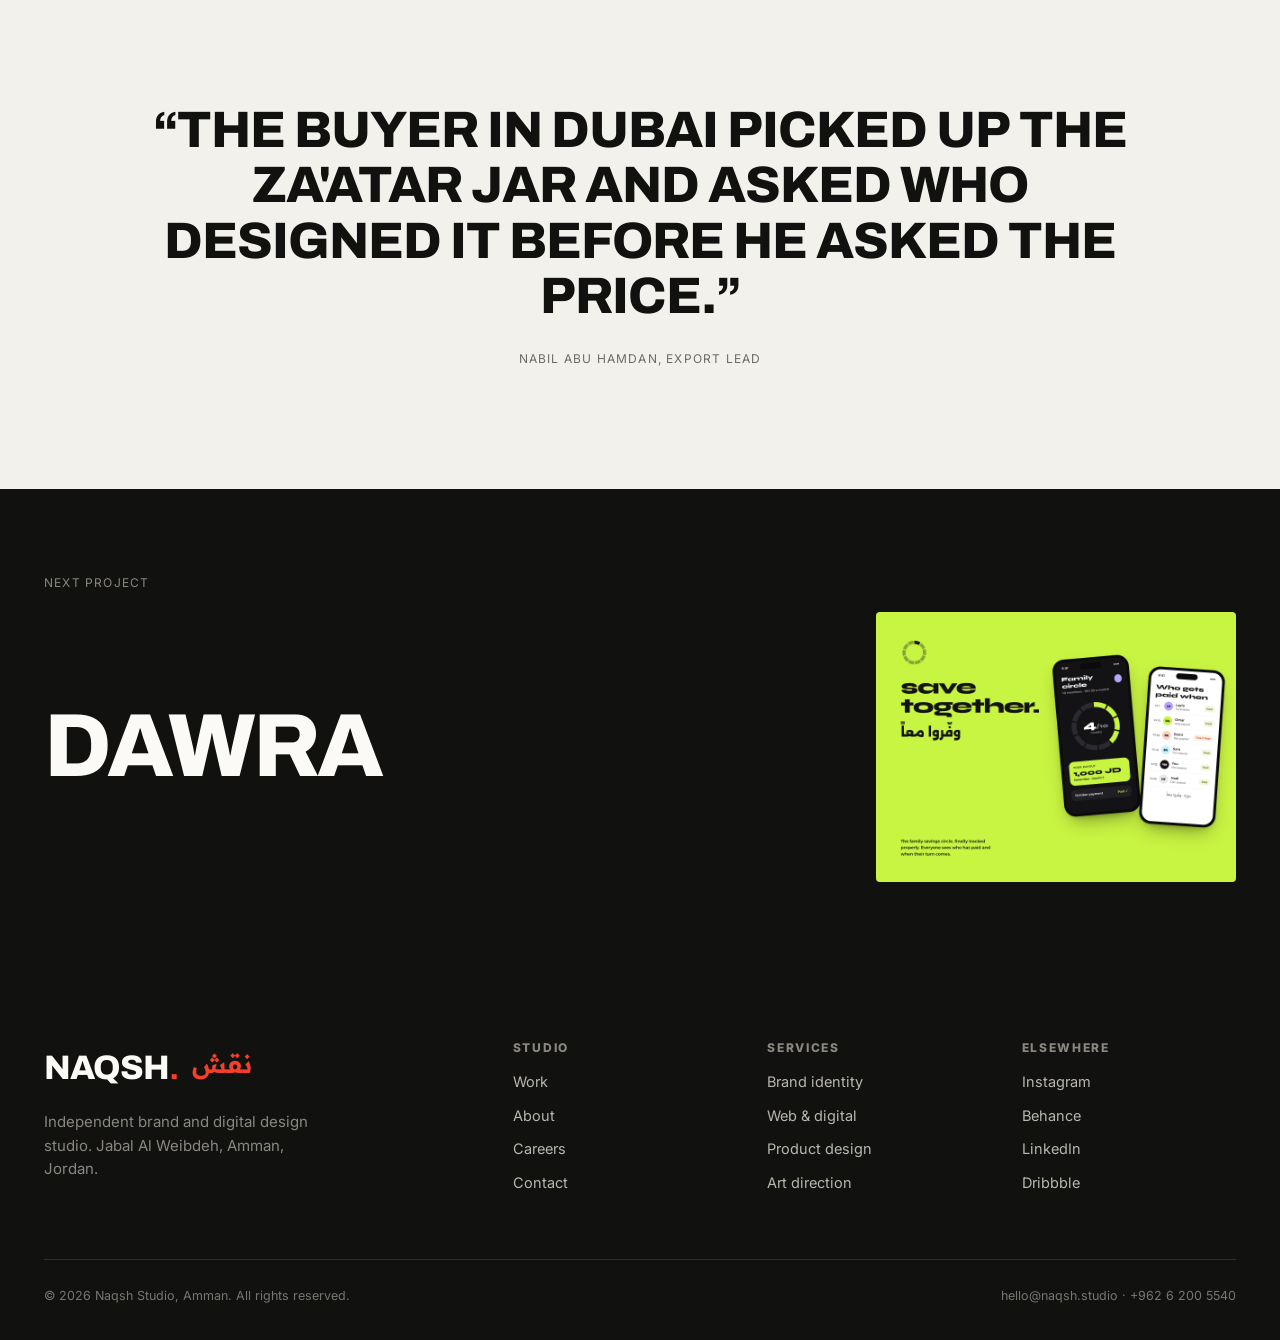
<file: project-sahel.html>
<!DOCTYPE html>
<html lang="en">
<head>
<meta charset="UTF-8">
<meta name="viewport" content="width=device-width, initial-scale=1.0">
<title>Sahel Pantry - Naqsh Studio</title>
<meta name="description" content="Olive oil, za&#x27;atar and freekeh from Jordan Valley farms, made for shelves in Dubai and Riyadh. We named it, then designed labels that read first in Arabic.">
<link rel="icon" href="assets/favicon.svg" type="image/svg+xml">
<link rel="preconnect" href="https://fonts.googleapis.com">
<link rel="preconnect" href="https://fonts.gstatic.com" crossorigin>
<link href="https://fonts.googleapis.com/css2?family=Archivo:wght@600;700;800;900&family=Inter:wght@400;500;600&family=Readex+Pro:wght@400;600&display=swap" rel="stylesheet">
<link rel="stylesheet" href="assets/css/style.css?v=4">
</head>
<body class="case">
<header>
  <div class="wrap nav">
    <button class="burger" aria-label="Menu"><span></span><span></span><span></span></button>
    <a href="index.html" class="brand-word">Naqsh<b>.</b></a>
    <nav class="nav-links"><a href="work.html">Work</a><a href="studio.html">Studio</a><a href="careers.html">Careers</a><a href="contact.html">Contact</a></nav>
    <a href="contact.html" class="btn">Start a project</a>
  </div>
</header>

<div class="page-hero case-hero">
  <div class="wrap">
    <a href="work.html" class="mono case-back">&larr; All work</a>
    <div class="case-title">
      <h1 class="display">Sahel Pantry</h1>
      <span class="case-ar" dir="rtl" lang="ar">ساحل</span>
    </div>
    <p class="lede">Olive oil, za&#x27;atar and freekeh from Jordan Valley farms, made for shelves in Dubai and Riyadh. We named it, then designed labels that read first in Arabic.</p>
    <dl class="case-meta">
      <div><dt>Client</dt><dd>Sahel Pantry, Jordan Valley</dd></div>
      <div><dt>Year</dt><dd>2024</dd></div>
      <div><dt>Services</dt><dd>Naming<br>Identity<br>Packaging</dd></div>
      <div><dt>Team</dt><dd>Maya Toukan<br>Rana Khoury<br>Karim Saleh</dd></div>
    </dl>
  </div>
</div>

<section class="case-media first"><div class="wrap"><img src="assets/img/work/sahel-cover.jpg" alt="Sahel Pantry: key visual" data-r></div></section>

<section class="case-text"><div class="wrap case-cols">
  <div data-r><span class="mono">The brief</span><p>A group of four farming families wanted to export under one name. Their products were excellent and their labels were four different photocopies. Gulf retailers asked for a brand before they would talk about volume.</p></div>
  <div data-r><span class="mono">What we did</span><p>We ran a naming workshop with the families and landed on Sahel, the plain. The labels lead with Arabic set in El Messiri, with the English underneath, because the buyers in the Gulf shop in Arabic first. Each product has its own colour and an olive branch drawn to survive being printed small on a jar lid.</p></div>
</div></section>

<section class="case-media"><div class="wrap"><figure data-r><img src="assets/img/work/sahel-logo.jpg" alt="Name and identity: an upright olive branch"><figcaption class="mono">Name and identity: an upright olive branch</figcaption></figure></div></section>

<section class="case-stats"><div class="wrap"><div class="stats"><div class="stat" data-r><div class="n">3</div><div class="l">products at launch</div></div><div class="stat" data-r><div class="n">2</div><div class="l">Gulf retailers signed</div></div><div class="stat" data-r><div class="n">4</div><div class="l">farming families under one name</div></div></div></div></section>

<section class="case-media"><div class="wrap"><figure data-r><img src="assets/img/work/sahel-system.jpg" alt="Colour and type system"><figcaption class="mono">Colour and type system</figcaption></figure></div></section>
<section class="case-media"><div class="wrap"><figure data-r><img src="assets/img/work/sahel-app.jpg" alt="Pattern, label and shipping carton"><figcaption class="mono">Pattern, label and shipping carton</figcaption></figure></div></section>

<section class="case-quote"><div class="wrap statement">
  <blockquote data-r>&ldquo;The buyer in Dubai picked up the za&#x27;atar jar and asked who designed it before he asked the price.&rdquo;</blockquote>
  <p class="mono" data-r>Nabil Abu Hamdan, export lead</p>
</div></section>

<a class="case-next" href="project-dawra.html">
  <div class="wrap">
    <span class="mono">Next project</span>
    <div class="case-next-row"><h2 class="display">Dawra</h2><img src="assets/img/work/dawra-cover.jpg" alt=""></div>
  </div>
</a>

<footer>
  <div class="wrap">
    <div class="foot-top">
      <div class="foot-brand"><span class="brand-word">Naqsh<b style="color:var(--red)">.</b></span><span class="brand-ar" lang="ar" dir="rtl">نقش</span><p>Independent brand and digital design studio. Jabal Al Weibdeh, Amman, Jordan.</p></div>
      <div class="foot-col"><h4>Studio</h4><a href="work.html">Work</a><a href="studio.html">About</a><a href="careers.html">Careers</a><a href="contact.html">Contact</a></div>
      <div class="foot-col"><h4>Services</h4><a href="work.html">Brand identity</a><a href="work.html">Web &amp; digital</a><a href="work.html">Product design</a><a href="work.html">Art direction</a></div>
      <div class="foot-col"><h4>Elsewhere</h4><a href="https://instagram.com/naqsh.studio" target="_blank" rel="noopener">Instagram</a><a href="https://behance.net/naqshstudio" target="_blank" rel="noopener">Behance</a><a href="https://linkedin.com/company/naqsh-studio" target="_blank" rel="noopener">LinkedIn</a><a href="https://dribbble.com/naqshstudio" target="_blank" rel="noopener">Dribbble</a></div>
    </div>
    <div class="foot-bottom"><span>© <span data-year>2026</span> Naqsh Studio, Amman. All rights reserved.</span><span>hello@naqsh.studio · +962 6 200 5540</span></div>
  </div>
</footer>
<script src="assets/js/main.js"></script>
</body>
</html>
</file>
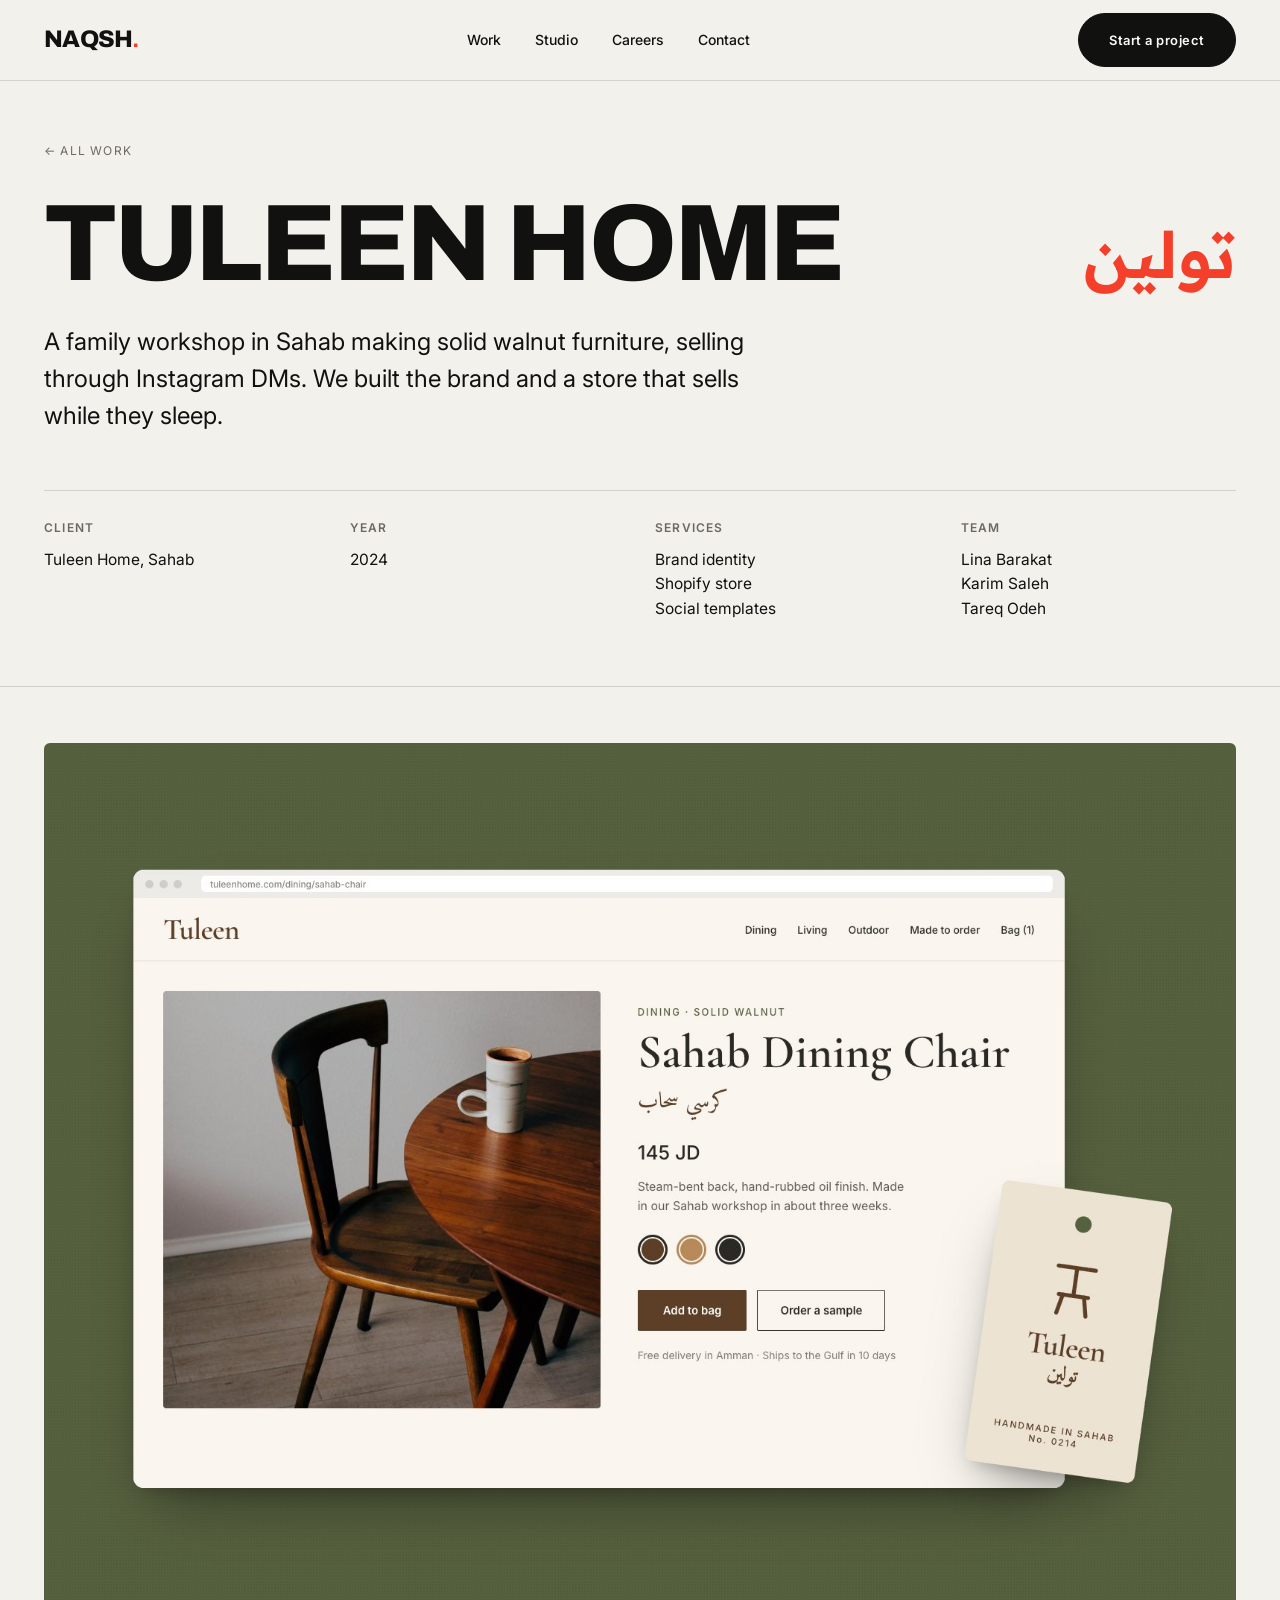
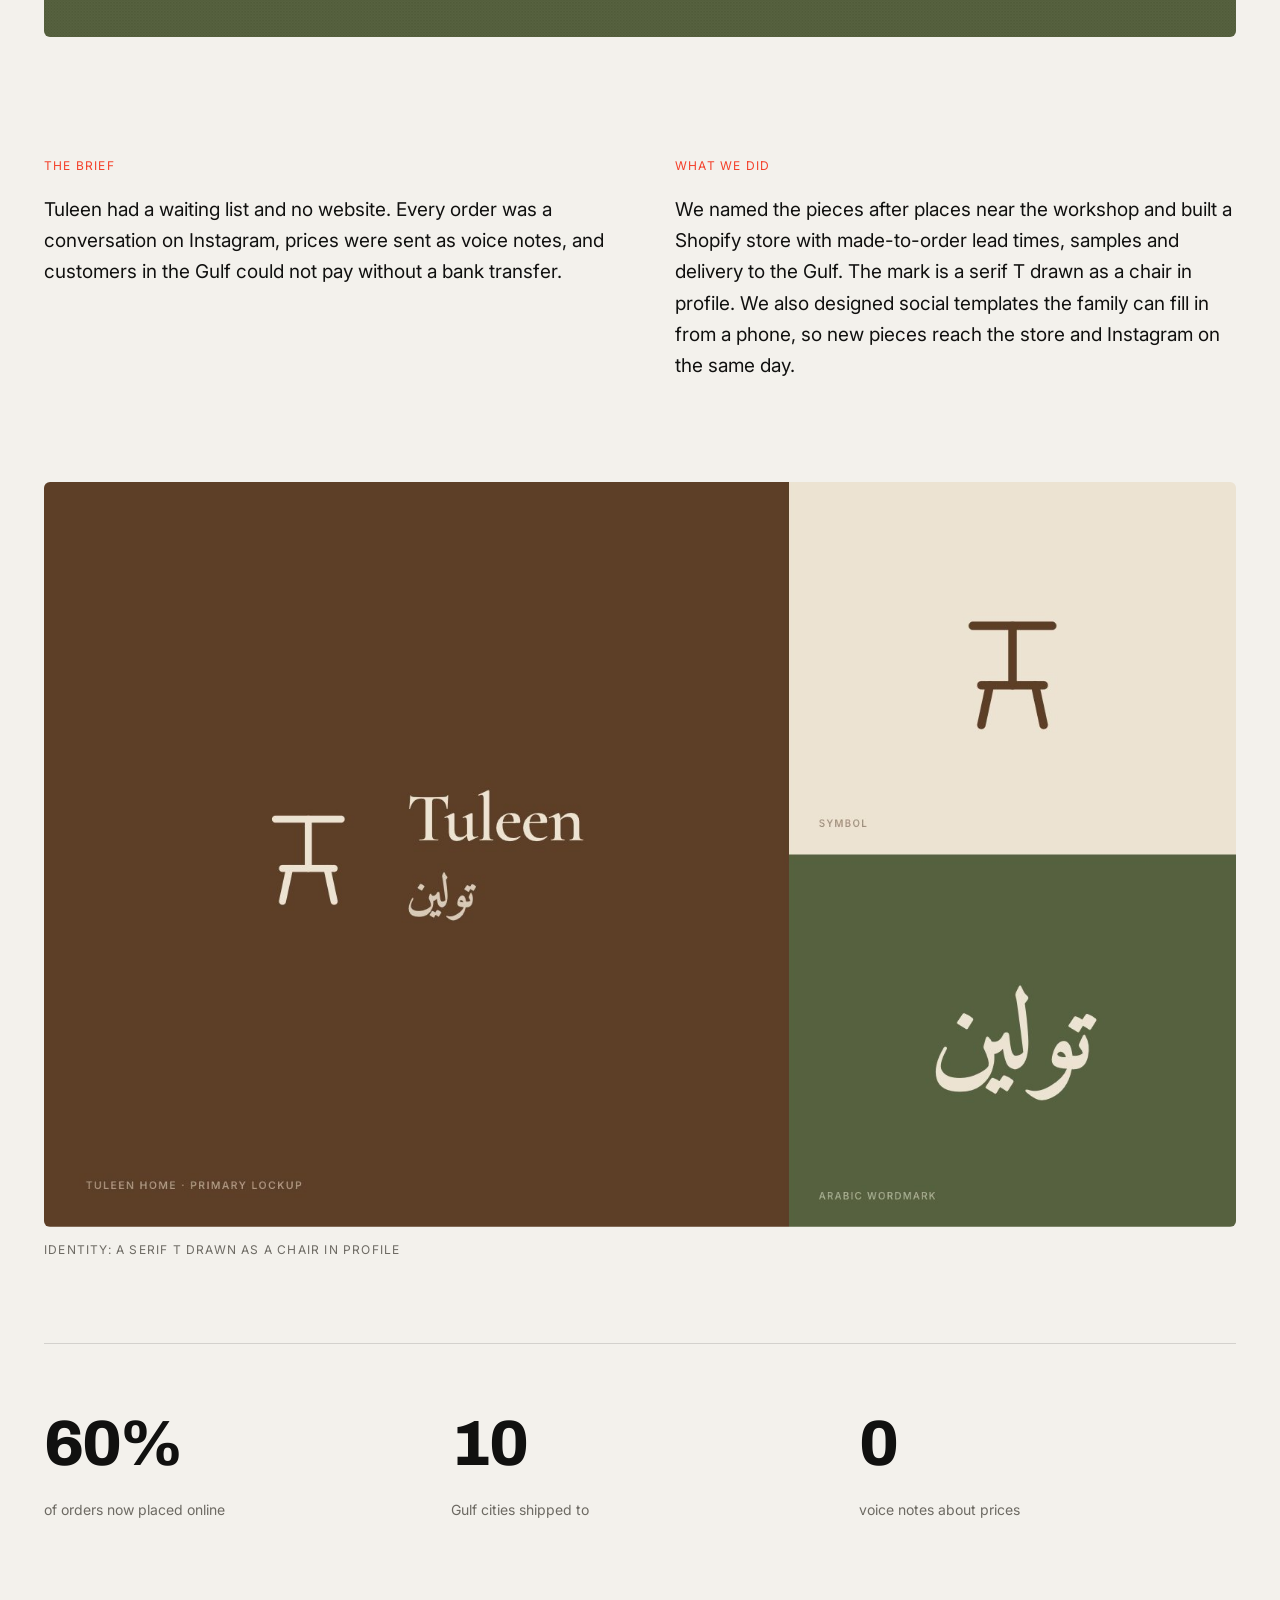
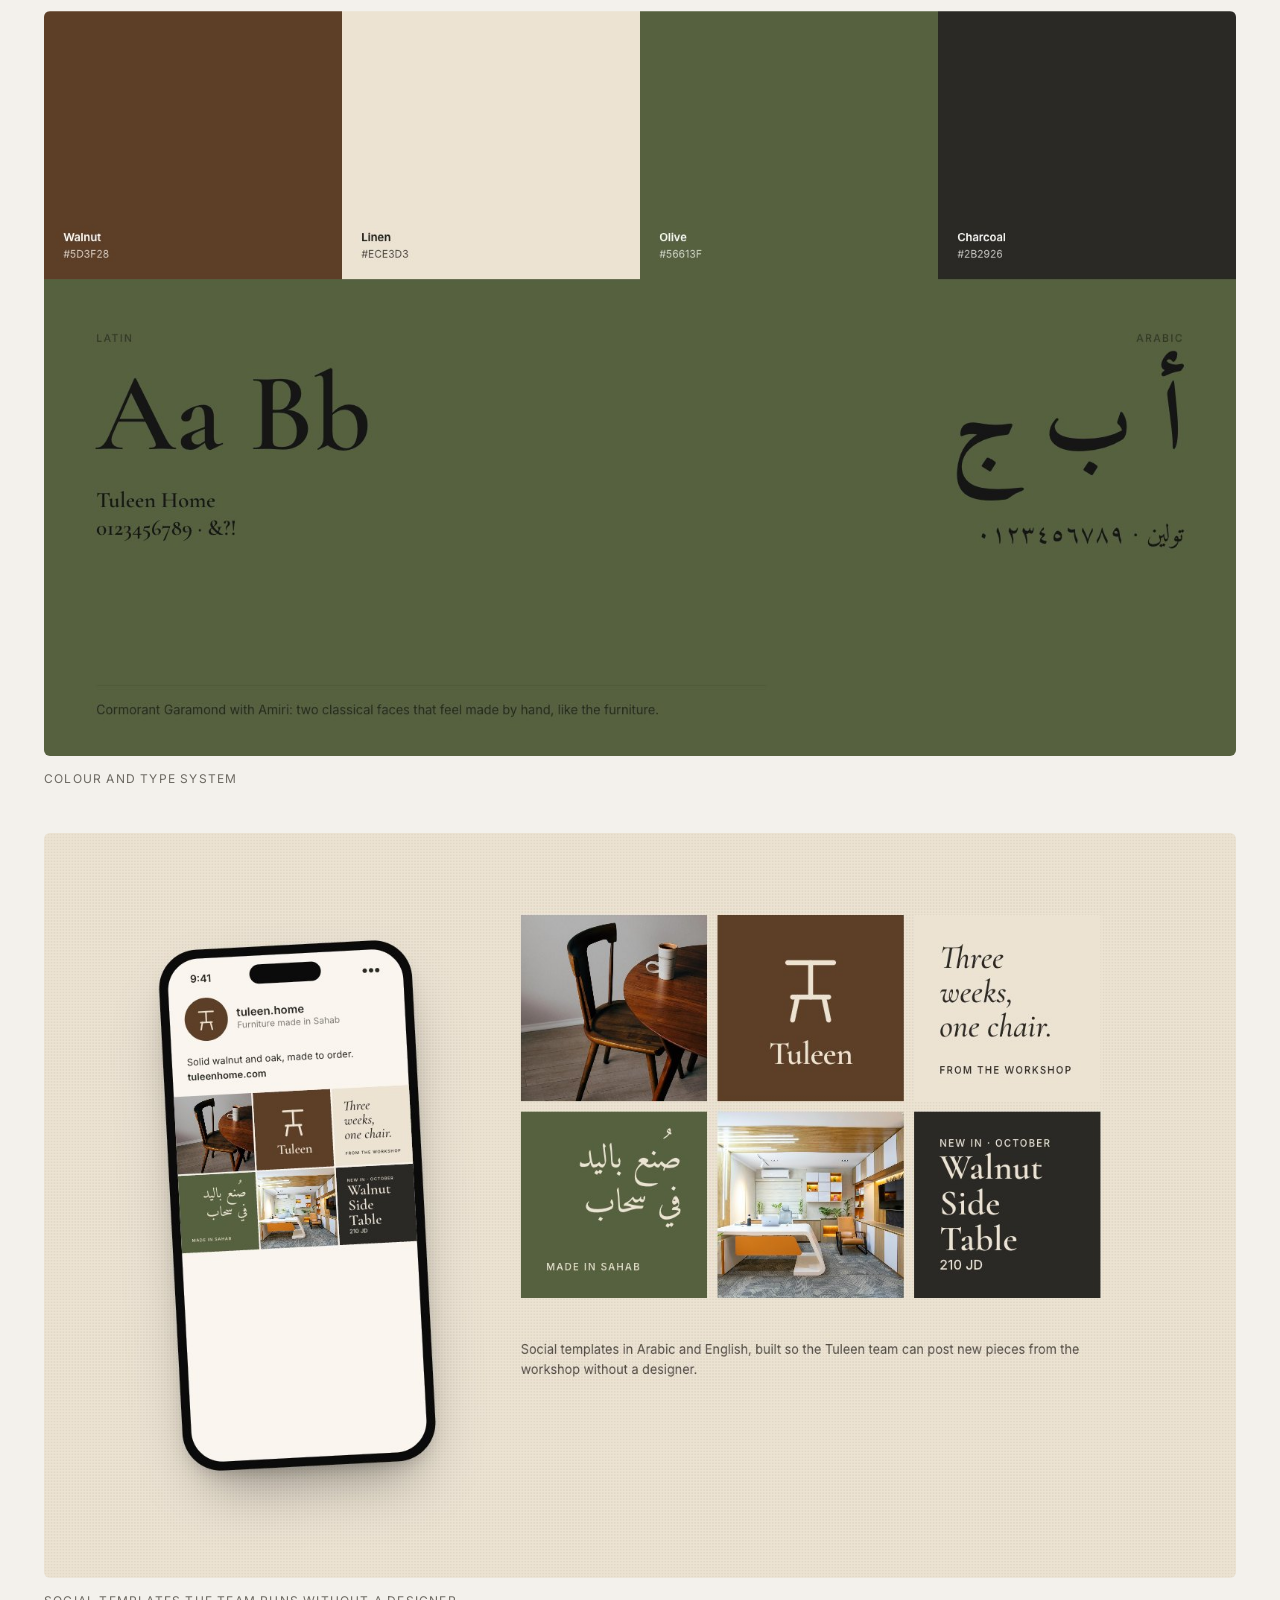
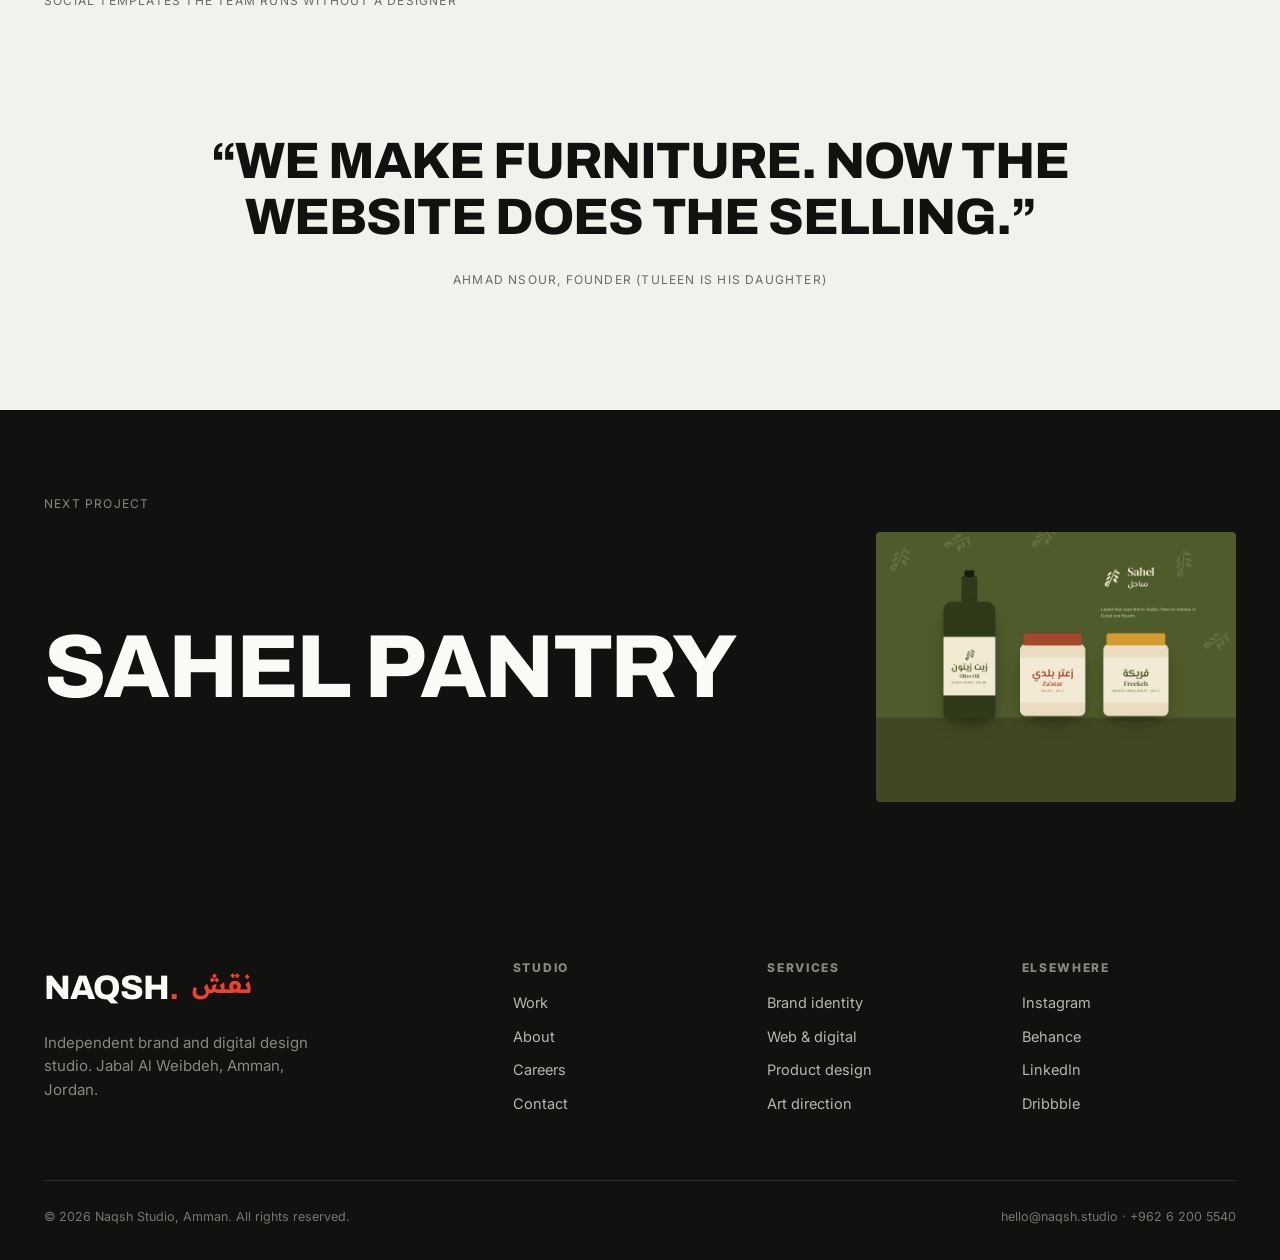
<file: project-tuleen.html>
<!DOCTYPE html>
<html lang="en">
<head>
<meta charset="UTF-8">
<meta name="viewport" content="width=device-width, initial-scale=1.0">
<title>Tuleen Home - Naqsh Studio</title>
<meta name="description" content="A family workshop in Sahab making solid walnut furniture, selling through Instagram DMs. We built the brand and a store that sells while they sleep.">
<link rel="icon" href="assets/favicon.svg" type="image/svg+xml">
<link rel="preconnect" href="https://fonts.googleapis.com">
<link rel="preconnect" href="https://fonts.gstatic.com" crossorigin>
<link href="https://fonts.googleapis.com/css2?family=Archivo:wght@600;700;800;900&family=Inter:wght@400;500;600&family=Readex+Pro:wght@400;600&display=swap" rel="stylesheet">
<link rel="stylesheet" href="assets/css/style.css?v=4">
</head>
<body class="case">
<header>
  <div class="wrap nav">
    <button class="burger" aria-label="Menu"><span></span><span></span><span></span></button>
    <a href="index.html" class="brand-word">Naqsh<b>.</b></a>
    <nav class="nav-links"><a href="work.html">Work</a><a href="studio.html">Studio</a><a href="careers.html">Careers</a><a href="contact.html">Contact</a></nav>
    <a href="contact.html" class="btn">Start a project</a>
  </div>
</header>

<div class="page-hero case-hero">
  <div class="wrap">
    <a href="work.html" class="mono case-back">&larr; All work</a>
    <div class="case-title">
      <h1 class="display">Tuleen Home</h1>
      <span class="case-ar" dir="rtl" lang="ar">تولين</span>
    </div>
    <p class="lede">A family workshop in Sahab making solid walnut furniture, selling through Instagram DMs. We built the brand and a store that sells while they sleep.</p>
    <dl class="case-meta">
      <div><dt>Client</dt><dd>Tuleen Home, Sahab</dd></div>
      <div><dt>Year</dt><dd>2024</dd></div>
      <div><dt>Services</dt><dd>Brand identity<br>Shopify store<br>Social templates</dd></div>
      <div><dt>Team</dt><dd>Lina Barakat<br>Karim Saleh<br>Tareq Odeh</dd></div>
    </dl>
  </div>
</div>

<section class="case-media first"><div class="wrap"><img src="assets/img/work/tuleen-cover.jpg" alt="Tuleen Home: key visual" data-r></div></section>

<section class="case-text"><div class="wrap case-cols">
  <div data-r><span class="mono">The brief</span><p>Tuleen had a waiting list and no website. Every order was a conversation on Instagram, prices were sent as voice notes, and customers in the Gulf could not pay without a bank transfer.</p></div>
  <div data-r><span class="mono">What we did</span><p>We named the pieces after places near the workshop and built a Shopify store with made-to-order lead times, samples and delivery to the Gulf. The mark is a serif T drawn as a chair in profile. We also designed social templates the family can fill in from a phone, so new pieces reach the store and Instagram on the same day.</p></div>
</div></section>

<section class="case-media"><div class="wrap"><figure data-r><img src="assets/img/work/tuleen-logo.jpg" alt="Identity: a serif T drawn as a chair in profile"><figcaption class="mono">Identity: a serif T drawn as a chair in profile</figcaption></figure></div></section>

<section class="case-stats"><div class="wrap"><div class="stats"><div class="stat" data-r><div class="n">64%</div><div class="l">of orders now placed online</div></div><div class="stat" data-r><div class="n">11</div><div class="l">Gulf cities shipped to</div></div><div class="stat" data-r><div class="n">0</div><div class="l">voice notes about prices</div></div></div></div></section>

<section class="case-media"><div class="wrap"><figure data-r><img src="assets/img/work/tuleen-system.jpg" alt="Colour and type system"><figcaption class="mono">Colour and type system</figcaption></figure></div></section>
<section class="case-media"><div class="wrap"><figure data-r><img src="assets/img/work/tuleen-app.jpg" alt="Social templates the team runs without a designer"><figcaption class="mono">Social templates the team runs without a designer</figcaption></figure></div></section>

<section class="case-quote"><div class="wrap statement">
  <blockquote data-r>&ldquo;We make furniture. Now the website does the selling.&rdquo;</blockquote>
  <p class="mono" data-r>Ahmad Nsour, founder (Tuleen is his daughter)</p>
</div></section>

<a class="case-next" href="project-sahel.html">
  <div class="wrap">
    <span class="mono">Next project</span>
    <div class="case-next-row"><h2 class="display">Sahel Pantry</h2><img src="assets/img/work/sahel-cover.jpg" alt=""></div>
  </div>
</a>

<footer>
  <div class="wrap">
    <div class="foot-top">
      <div class="foot-brand"><span class="brand-word">Naqsh<b style="color:var(--red)">.</b></span><span class="brand-ar" lang="ar" dir="rtl">نقش</span><p>Independent brand and digital design studio. Jabal Al Weibdeh, Amman, Jordan.</p></div>
      <div class="foot-col"><h4>Studio</h4><a href="work.html">Work</a><a href="studio.html">About</a><a href="careers.html">Careers</a><a href="contact.html">Contact</a></div>
      <div class="foot-col"><h4>Services</h4><a href="work.html">Brand identity</a><a href="work.html">Web &amp; digital</a><a href="work.html">Product design</a><a href="work.html">Art direction</a></div>
      <div class="foot-col"><h4>Elsewhere</h4><a href="https://instagram.com/naqsh.studio" target="_blank" rel="noopener">Instagram</a><a href="https://behance.net/naqshstudio" target="_blank" rel="noopener">Behance</a><a href="https://linkedin.com/company/naqsh-studio" target="_blank" rel="noopener">LinkedIn</a><a href="https://dribbble.com/naqshstudio" target="_blank" rel="noopener">Dribbble</a></div>
    </div>
    <div class="foot-bottom"><span>© <span data-year>2026</span> Naqsh Studio, Amman. All rights reserved.</span><span>hello@naqsh.studio · +962 6 200 5540</span></div>
  </div>
</footer>
<script src="assets/js/main.js"></script>
</body>
</html>
</file>
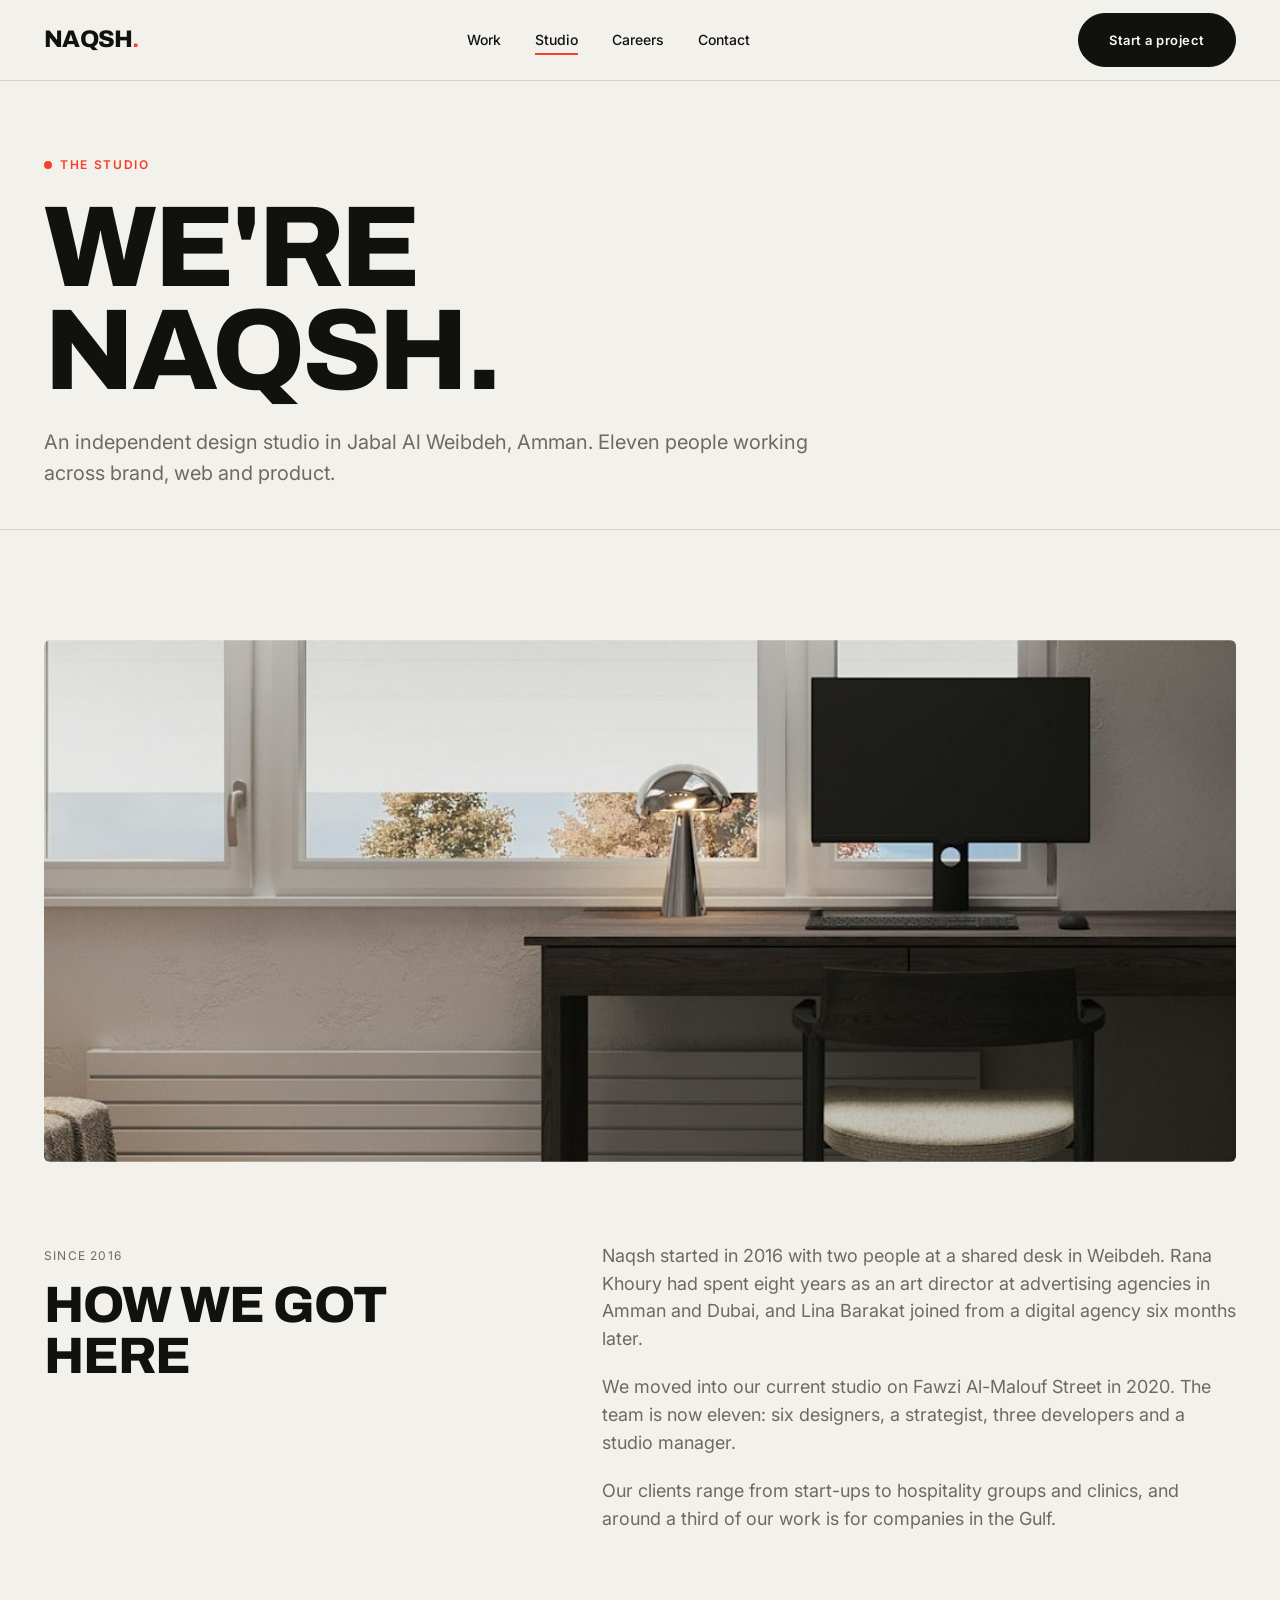
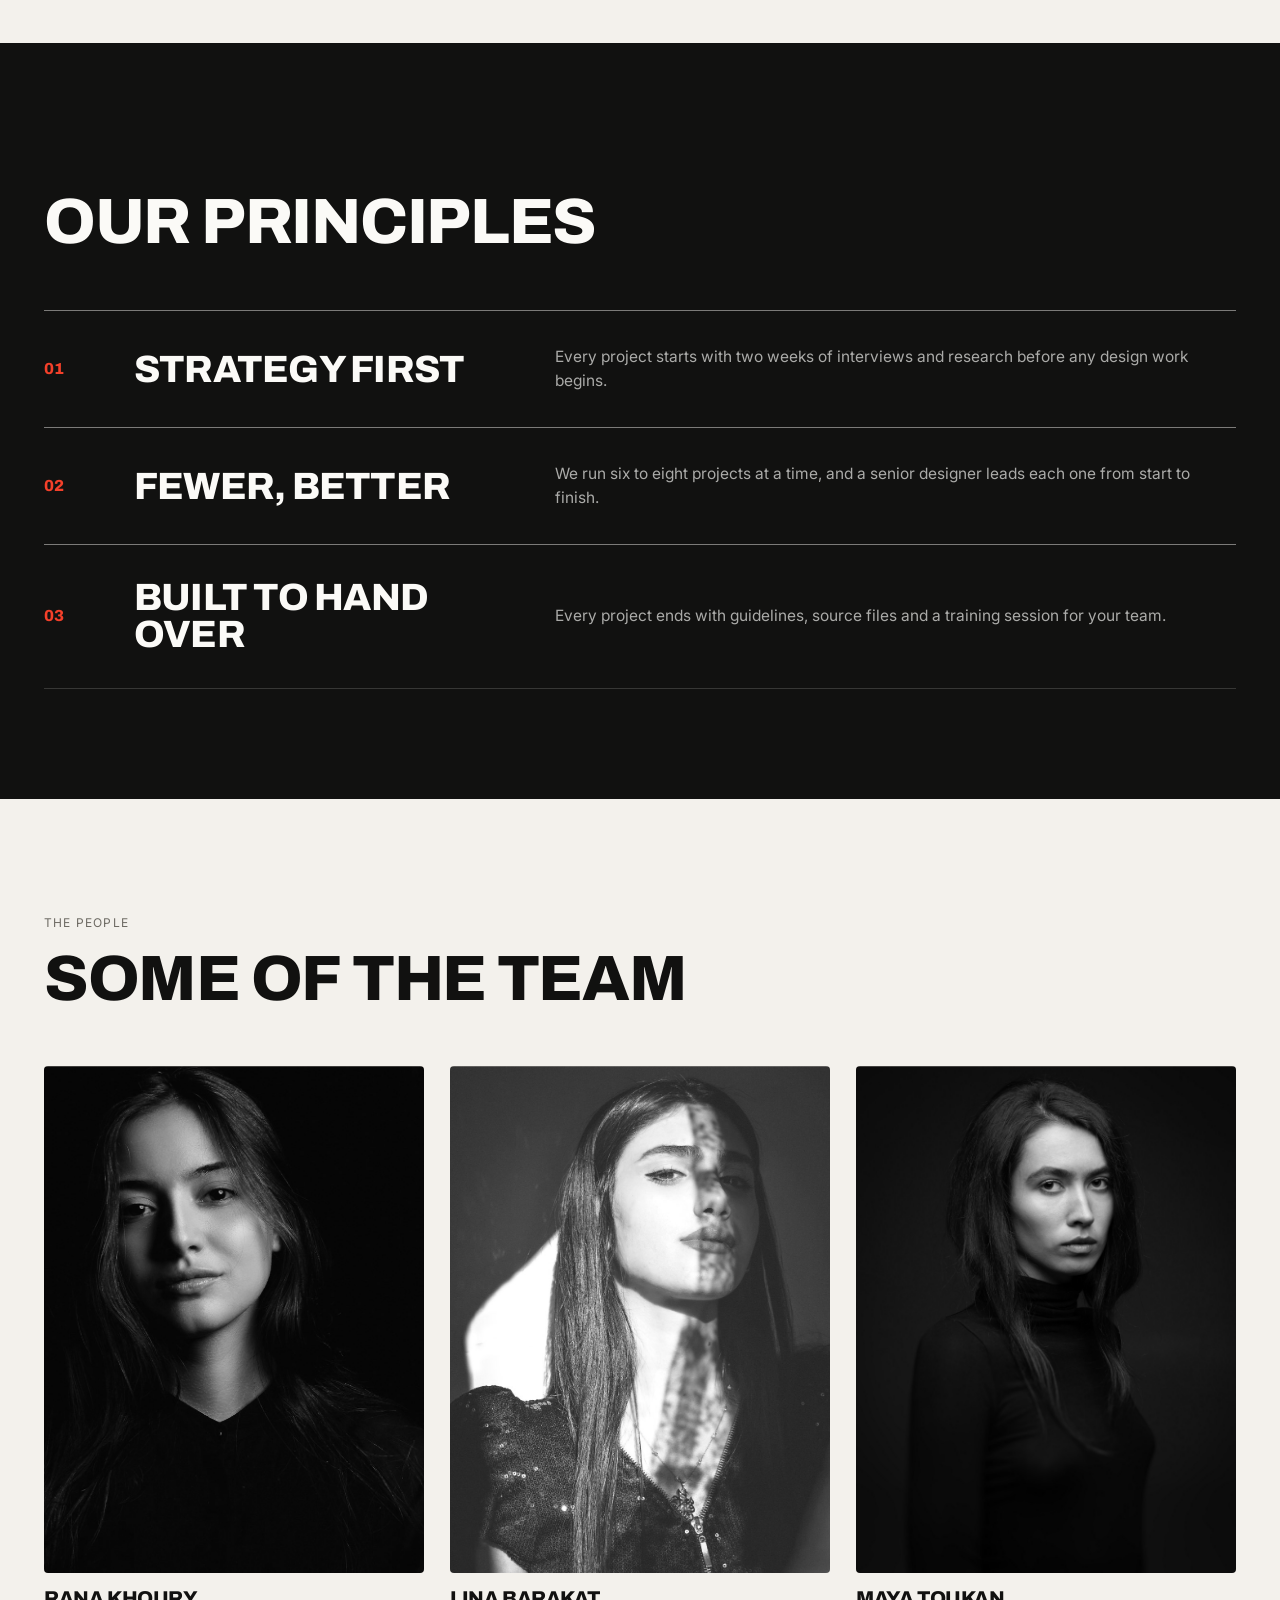
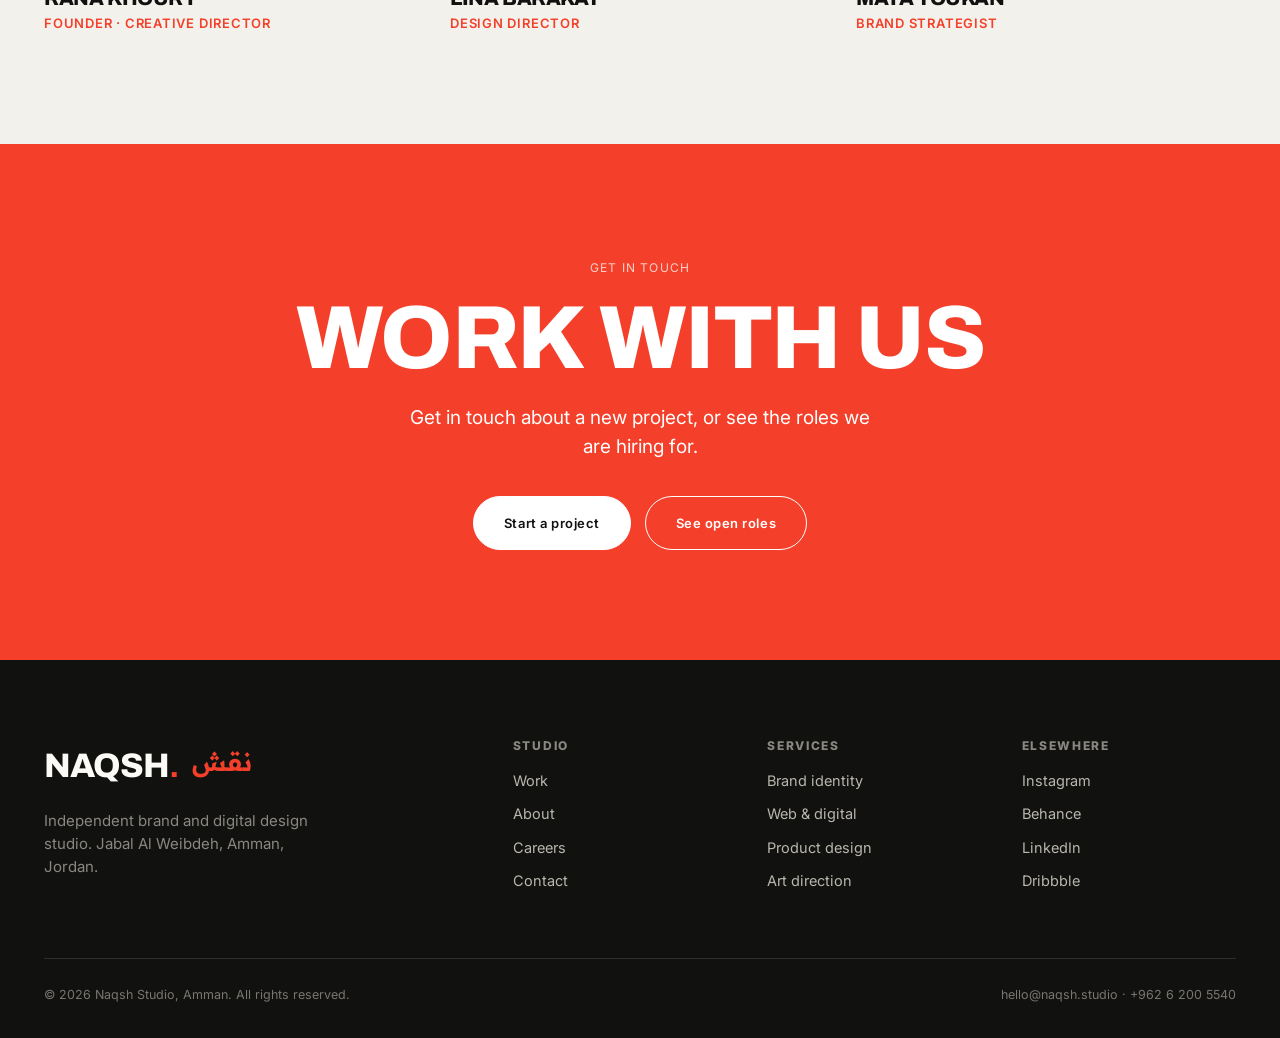
<file: studio.html>
<!DOCTYPE html>
<html lang="en">
<head>
<meta charset="UTF-8">
<meta name="viewport" content="width=device-width, initial-scale=1.0">
<title>Studio - Naqsh</title>
<meta name="description" content="Who we are: Naqsh is an eleven-person brand and digital design studio in Amman, working with clients across the region and beyond.">
<link rel="icon" href="assets/favicon.svg" type="image/svg+xml">
<link rel="preconnect" href="https://fonts.googleapis.com">
<link rel="preconnect" href="https://fonts.gstatic.com" crossorigin>
<link href="https://fonts.googleapis.com/css2?family=Archivo:wght@600;700;800;900&family=Inter:wght@400;500;600&family=Readex+Pro:wght@400;600&display=swap" rel="stylesheet">
<link rel="stylesheet" href="assets/css/style.css?v=4">
</head>
<body>
<header>
  <div class="wrap nav">
    <button class="burger" aria-label="Menu"><span></span><span></span><span></span></button>
    <a href="index.html" class="brand-word">Naqsh<b>.</b></a>
    <nav class="nav-links"><a href="work.html">Work</a><a href="studio.html" class="active">Studio</a><a href="careers.html">Careers</a><a href="contact.html">Contact</a></nav>
    <a href="contact.html" class="btn">Start a project</a>
  </div>
</header>

<div class="page-hero">
  <div class="wrap">
    <span class="eyebrow">The studio</span>
    <h1 class="display">We're<br>Naqsh.</h1>
    <p class="lede">An independent design studio in Jabal Al Weibdeh, Amman. Eleven people working across brand, web and product.</p>
  </div>
</div>

<section>
  <div class="wrap" style="margin-bottom:80px">
    <img src="assets/img/studio-3.jpg" alt="Naqsh studio" data-r style="width:100%;aspect-ratio:16/7;object-fit:cover;border-radius:6px">
  </div>
  <div class="wrap" style="display:grid;grid-template-columns:1fr 1.3fr;gap:70px;align-items:start">
    <div data-r><span class="mono">Since 2016</span><h2 style="font-size:clamp(30px,4vw,52px);text-transform:uppercase;margin-top:14px">How we got here</h2></div>
    <div data-r style="font-size:18px;color:var(--grey)">
      <p style="margin-bottom:20px">Naqsh started in 2016 with two people at a shared desk in Weibdeh. Rana Khoury had spent eight years as an art director at advertising agencies in Amman and Dubai, and Lina Barakat joined from a digital agency six months later.</p>
      <p style="margin-bottom:20px">We moved into our current studio on Fawzi Al-Malouf Street in 2020. The team is now eleven: six designers, a strategist, three developers and a studio manager.</p>
      <p>Our clients range from start-ups to hospitality groups and clinics, and around a third of our work is for companies in the Gulf.</p>
    </div>
  </div>
</section>

<section class="serv">
  <div class="wrap">
    <div class="sec-head"><div><span class="mono" data-r>How we work</span><h2 data-r style="margin-top:14px">Our principles</h2></div></div>
    <div class="serv-list">
      <div class="srow" data-r><span class="n">01</span><h3>Strategy first</h3><p>Every project starts with two weeks of interviews and research before any design work begins.</p></div>
      <div class="srow" data-r><span class="n">02</span><h3>Fewer, better</h3><p>We run six to eight projects at a time, and a senior designer leads each one from start to finish.</p></div>
      <div class="srow" data-r><span class="n">03</span><h3>Built to hand over</h3><p>Every project ends with guidelines, source files and a training session for your team.</p></div>
    </div>
  </div>
</section>

<section>
  <div class="wrap">
    <div class="sec-head"><div><span class="mono" data-r>The people</span><h2 data-r style="margin-top:14px">Some of the team</h2></div></div>
    <div class="team-grid">
      <div class="member" data-r><div class="m-media"><img src="assets/img/people-1.jpg" alt="Rana Khoury, founder and creative director"></div><h3>Rana Khoury</h3><p>Founder · Creative Director</p></div>
      <div class="member" data-r><div class="m-media"><img src="assets/img/people-2.jpg" alt="Lina Barakat, design director"></div><h3>Lina Barakat</h3><p>Design Director</p></div>
      <div class="member" data-r><div class="m-media"><img src="assets/img/people-4.jpg" alt="Maya Toukan, brand strategist"></div><h3>Maya Toukan</h3><p>Brand Strategist</p></div>
    </div>
  </div>
</section>

<section class="cta">
  <div class="wrap">
    <span class="mono" data-r style="color:rgba(255,255,255,.75)">Get in touch</span>
    <h2 data-r style="margin-top:20px">Work with us</h2>
    <p data-r>Get in touch about a new project, or see the roles we are hiring for.</p>
    <div data-r style="display:flex;gap:14px;justify-content:center;flex-wrap:wrap"><a href="contact.html" class="btn">Start a project</a><a href="careers.html" class="btn" style="background:transparent;border-color:#fff;color:#fff">See open roles</a></div>
  </div>
</section>

<footer>
  <div class="wrap">
    <div class="foot-top">
      <div class="foot-brand"><span class="brand-word">Naqsh<b style="color:var(--red)">.</b></span><span class="brand-ar" lang="ar" dir="rtl">نقش</span><p>Independent brand and digital design studio. Jabal Al Weibdeh, Amman, Jordan.</p></div>
      <div class="foot-col"><h4>Studio</h4><a href="work.html">Work</a><a href="studio.html">About</a><a href="careers.html">Careers</a><a href="contact.html">Contact</a></div>
      <div class="foot-col"><h4>Services</h4><a href="work.html">Brand identity</a><a href="work.html">Web &amp; digital</a><a href="work.html">Product design</a><a href="work.html">Art direction</a></div>
      <div class="foot-col"><h4>Elsewhere</h4><a href="https://instagram.com/naqsh.studio" target="_blank" rel="noopener">Instagram</a><a href="https://behance.net/naqshstudio" target="_blank" rel="noopener">Behance</a><a href="https://linkedin.com/company/naqsh-studio" target="_blank" rel="noopener">LinkedIn</a><a href="https://dribbble.com/naqshstudio" target="_blank" rel="noopener">Dribbble</a></div>
    </div>
    <div class="foot-bottom"><span>© <span data-year>2026</span> Naqsh Studio, Amman. All rights reserved.</span><span>hello@naqsh.studio · +962 6 200 5540</span></div>
  </div>
</footer>
<script src="assets/js/main.js?v=4"></script>
</body>
</html>
</file>
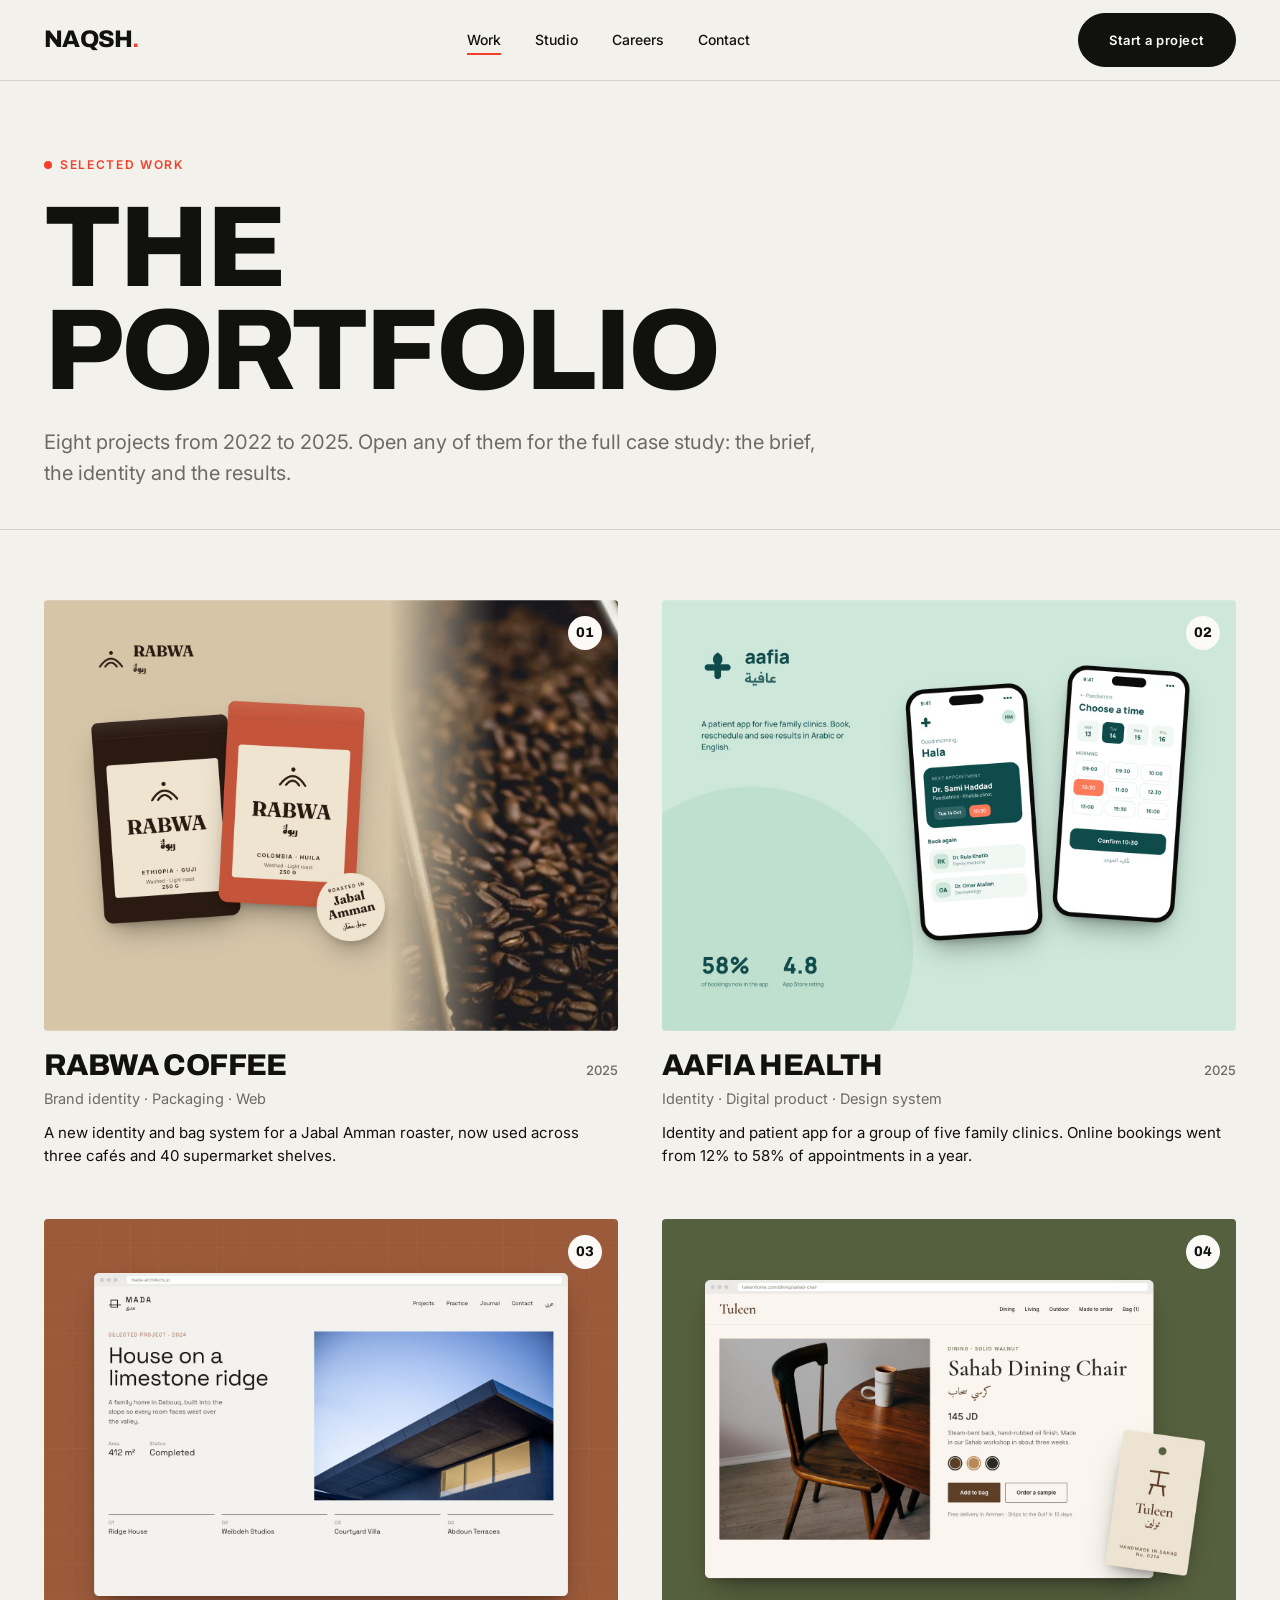
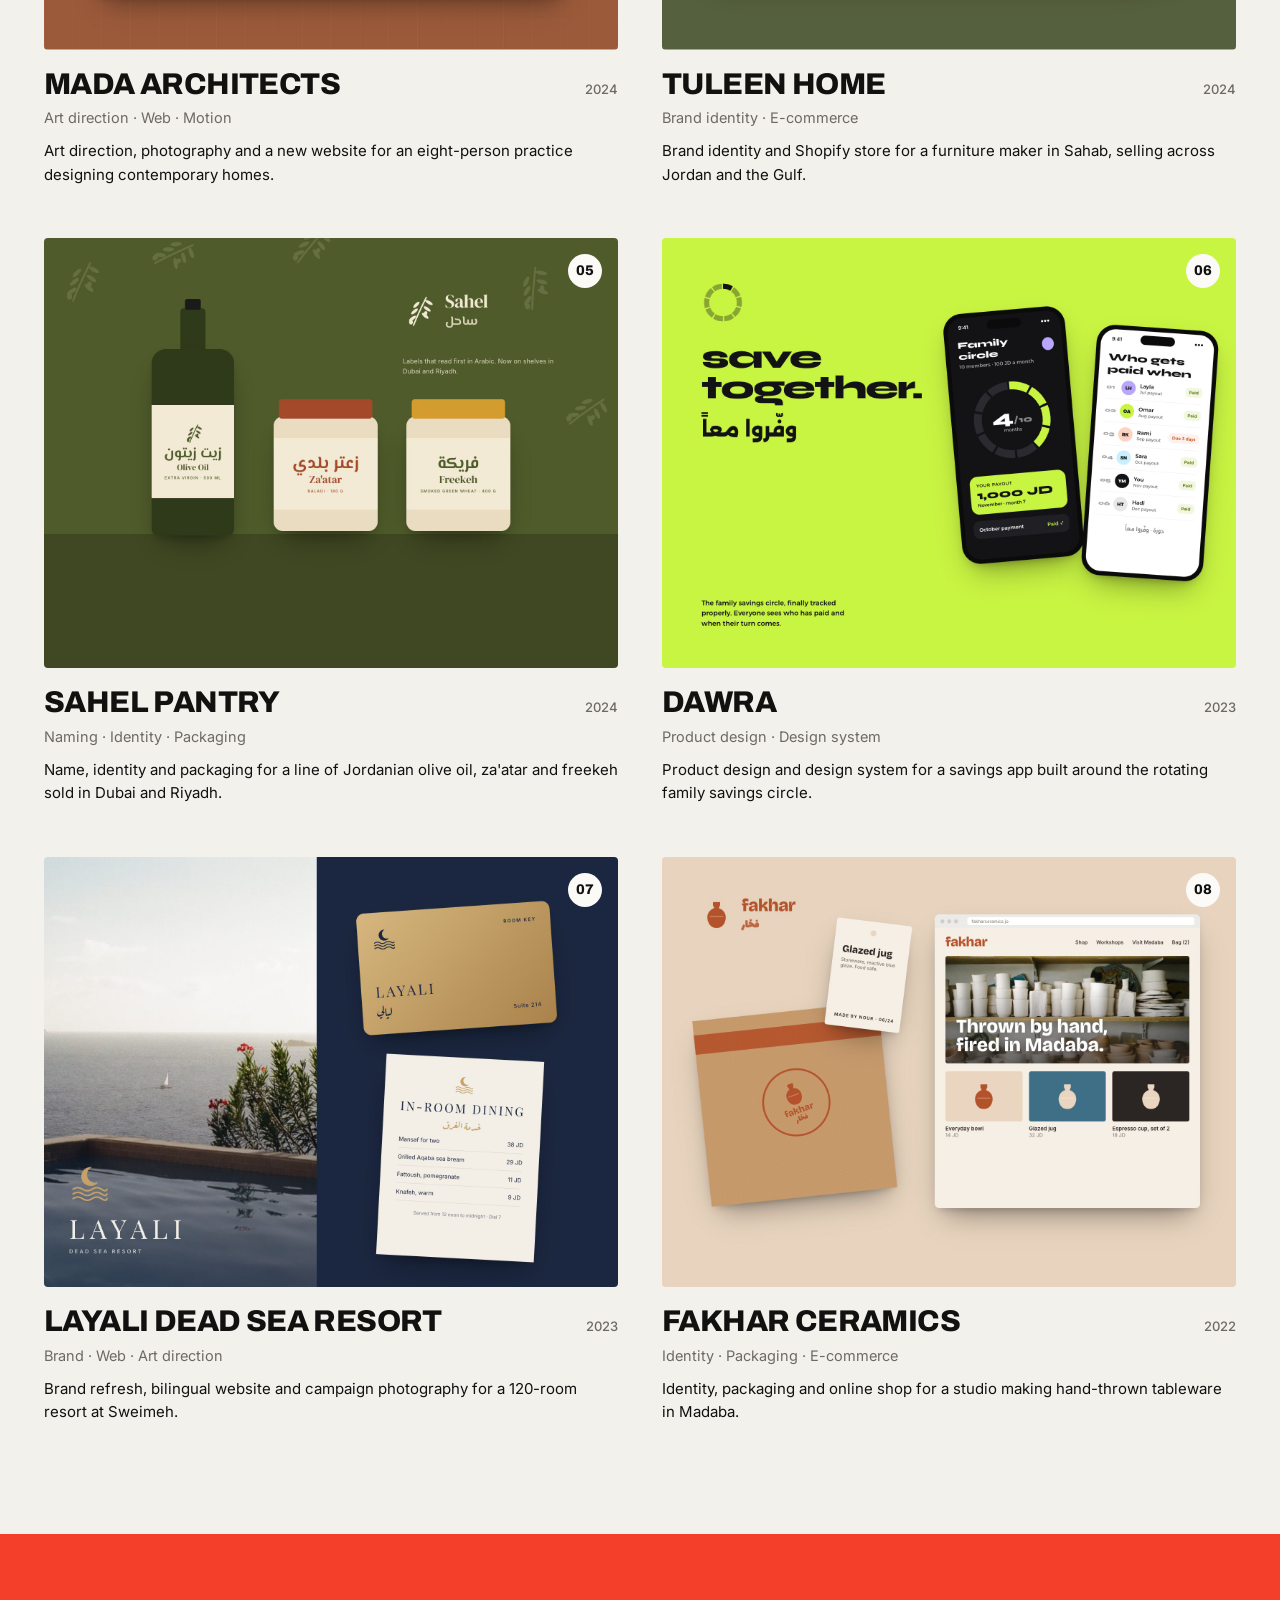
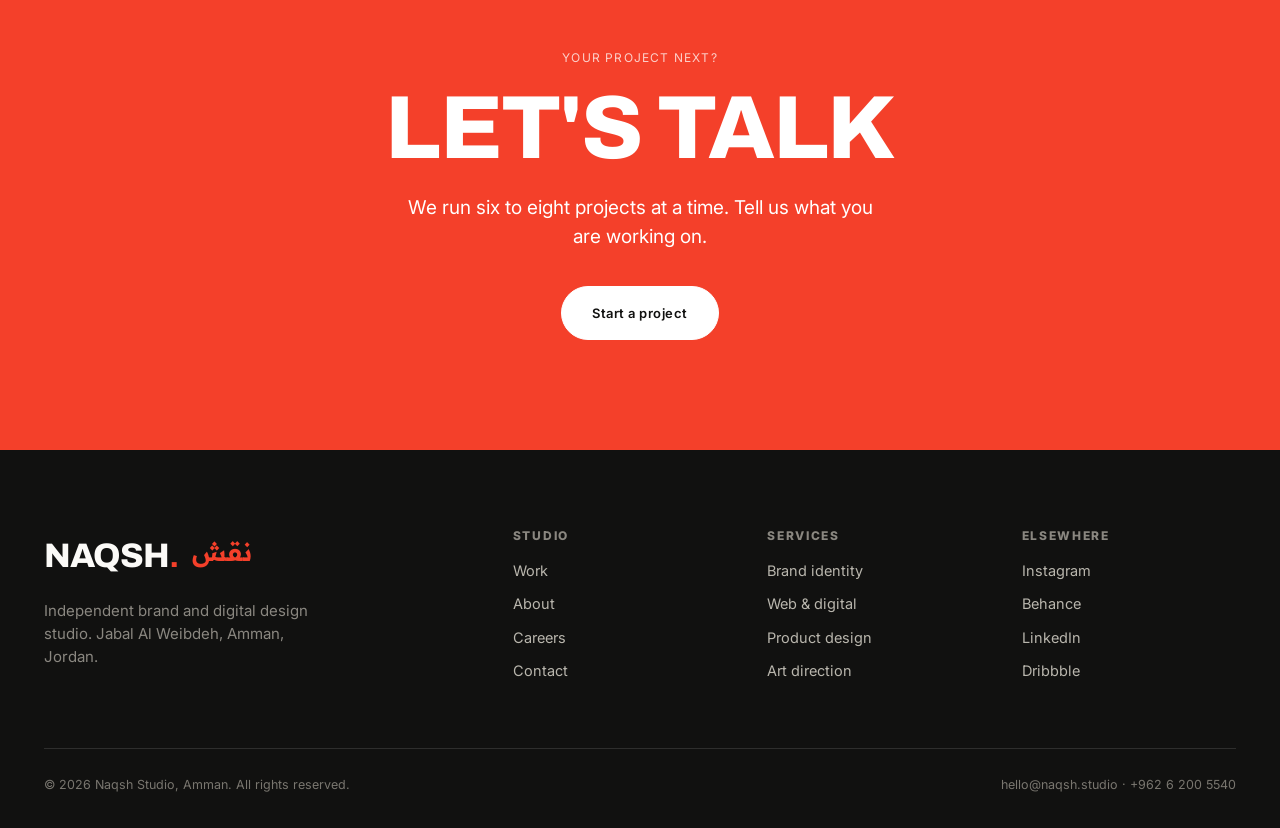
<file: work.html>
<!DOCTYPE html>
<html lang="en">
<head>
<meta charset="UTF-8">
<meta name="viewport" content="width=device-width, initial-scale=1.0">
<title>Work - Naqsh Studio</title>
<meta name="description" content="Selected brand identity, web and product design projects from Naqsh Studio, Amman.">
<link rel="icon" href="assets/favicon.svg" type="image/svg+xml">
<link rel="preconnect" href="https://fonts.googleapis.com">
<link rel="preconnect" href="https://fonts.gstatic.com" crossorigin>
<link href="https://fonts.googleapis.com/css2?family=Archivo:wght@600;700;800;900&family=Inter:wght@400;500;600&family=Readex+Pro:wght@400;600&display=swap" rel="stylesheet">
<link rel="stylesheet" href="assets/css/style.css?v=4">
</head>
<body>
<header>
  <div class="wrap nav">
    <button class="burger" aria-label="Menu"><span></span><span></span><span></span></button>
    <a href="index.html" class="brand-word">Naqsh<b>.</b></a>
    <nav class="nav-links"><a href="work.html" class="active">Work</a><a href="studio.html">Studio</a><a href="careers.html">Careers</a><a href="contact.html">Contact</a></nav>
    <a href="contact.html" class="btn">Start a project</a>
  </div>
</header>

<div class="page-hero">
  <div class="wrap">
    <span class="eyebrow">Selected work</span>
    <h1 class="display">The<br>portfolio</h1>
    <p class="lede">Eight projects from 2022 to 2025. Open any of them for the full case study: the brief, the identity and the results.</p>
  </div>
</div>

<section style="padding-top:70px">
  <div class="wrap">
    <div class="work-grid">
      <article class="wcard" id="rabwa" data-r><a class="wcard-link" href="project-rabwa.html"><div class="wcard-media"><span class="idx">01</span><img src="assets/img/work/rabwa-cover.jpg" alt="Rabwa Coffee project" loading="lazy"></div><div class="wcard-head"><h3>Rabwa Coffee</h3><span class="yr">2025</span></div><p class="tags">Brand identity · Packaging · Web</p><p style="margin-top:10px;font-size:15px">A new identity and bag system for a Jabal Amman roaster, now used across three cafés and 40 supermarket shelves.</p></a></article>
      <article class="wcard" id="aafia" data-r><a class="wcard-link" href="project-aafia.html"><div class="wcard-media"><span class="idx">02</span><img src="assets/img/work/aafia-cover.jpg" alt="Aafia Health project" loading="lazy"></div><div class="wcard-head"><h3>Aafia Health</h3><span class="yr">2025</span></div><p class="tags">Identity · Digital product · Design system</p><p style="margin-top:10px;font-size:15px">Identity and patient app for a group of five family clinics. Online bookings went from 12% to 58% of appointments in a year.</p></a></article>
      <article class="wcard" id="mada" data-r><a class="wcard-link" href="project-mada.html"><div class="wcard-media"><span class="idx">03</span><img src="assets/img/work/mada-cover.jpg" alt="Mada Architects project" loading="lazy"></div><div class="wcard-head"><h3>Mada Architects</h3><span class="yr">2024</span></div><p class="tags">Art direction · Web · Motion</p><p style="margin-top:10px;font-size:15px">Art direction, photography and a new website for an eight-person practice designing contemporary homes.</p></a></article>
      <article class="wcard" id="tuleen" data-r><a class="wcard-link" href="project-tuleen.html"><div class="wcard-media"><span class="idx">04</span><img src="assets/img/work/tuleen-cover.jpg" alt="Tuleen Home project" loading="lazy"></div><div class="wcard-head"><h3>Tuleen Home</h3><span class="yr">2024</span></div><p class="tags">Brand identity · E-commerce</p><p style="margin-top:10px;font-size:15px">Brand identity and Shopify store for a furniture maker in Sahab, selling across Jordan and the Gulf.</p></a></article>
      <article class="wcard" id="sahel" data-r><a class="wcard-link" href="project-sahel.html"><div class="wcard-media"><span class="idx">05</span><img src="assets/img/work/sahel-cover.jpg" alt="Sahel Pantry project" loading="lazy"></div><div class="wcard-head"><h3>Sahel Pantry</h3><span class="yr">2024</span></div><p class="tags">Naming · Identity · Packaging</p><p style="margin-top:10px;font-size:15px">Name, identity and packaging for a line of Jordanian olive oil, za'atar and freekeh sold in Dubai and Riyadh.</p></a></article>
      <article class="wcard" id="dawra" data-r><a class="wcard-link" href="project-dawra.html"><div class="wcard-media"><span class="idx">06</span><img src="assets/img/work/dawra-cover.jpg" alt="Dawra project" loading="lazy"></div><div class="wcard-head"><h3>Dawra</h3><span class="yr">2023</span></div><p class="tags">Product design · Design system</p><p style="margin-top:10px;font-size:15px">Product design and design system for a savings app built around the rotating family savings circle.</p></a></article>
      <article class="wcard" id="layali" data-r><a class="wcard-link" href="project-layali.html"><div class="wcard-media"><span class="idx">07</span><img src="assets/img/work/layali-cover.jpg" alt="Layali Dead Sea Resort project" loading="lazy"></div><div class="wcard-head"><h3>Layali Dead Sea Resort</h3><span class="yr">2023</span></div><p class="tags">Brand · Web · Art direction</p><p style="margin-top:10px;font-size:15px">Brand refresh, bilingual website and campaign photography for a 120-room resort at Sweimeh.</p></a></article>
      <article class="wcard" id="fakhar" data-r><a class="wcard-link" href="project-fakhar.html"><div class="wcard-media"><span class="idx">08</span><img src="assets/img/work/fakhar-cover.jpg" alt="Fakhar Ceramics project" loading="lazy"></div><div class="wcard-head"><h3>Fakhar Ceramics</h3><span class="yr">2022</span></div><p class="tags">Identity · Packaging · E-commerce</p><p style="margin-top:10px;font-size:15px">Identity, packaging and online shop for a studio making hand-thrown tableware in Madaba.</p></a></article>
    </div>
  </div>
</section>

<section class="cta">
  <div class="wrap">
    <span class="mono" data-r style="color:rgba(255,255,255,.75)">Your project next?</span>
    <h2 data-r style="margin-top:20px">Let's talk</h2>
    <p data-r>We run six to eight projects at a time. Tell us what you are working on.</p>
    <div data-r><a href="contact.html" class="btn">Start a project</a></div>
  </div>
</section>

<footer>
  <div class="wrap">
    <div class="foot-top">
      <div class="foot-brand"><span class="brand-word">Naqsh<b style="color:var(--red)">.</b></span><span class="brand-ar" lang="ar" dir="rtl">نقش</span><p>Independent brand and digital design studio. Jabal Al Weibdeh, Amman, Jordan.</p></div>
      <div class="foot-col"><h4>Studio</h4><a href="work.html">Work</a><a href="studio.html">About</a><a href="careers.html">Careers</a><a href="contact.html">Contact</a></div>
      <div class="foot-col"><h4>Services</h4><a href="work.html">Brand identity</a><a href="work.html">Web &amp; digital</a><a href="work.html">Product design</a><a href="work.html">Art direction</a></div>
      <div class="foot-col"><h4>Elsewhere</h4><a href="https://instagram.com/naqsh.studio" target="_blank" rel="noopener">Instagram</a><a href="https://behance.net/naqshstudio" target="_blank" rel="noopener">Behance</a><a href="https://linkedin.com/company/naqsh-studio" target="_blank" rel="noopener">LinkedIn</a><a href="https://dribbble.com/naqshstudio" target="_blank" rel="noopener">Dribbble</a></div>
    </div>
    <div class="foot-bottom"><span>© <span data-year>2026</span> Naqsh Studio, Amman. All rights reserved.</span><span>hello@naqsh.studio · +962 6 200 5540</span></div>
  </div>
</footer>
<script src="assets/js/main.js?v=4"></script>
</body>
</html>
</file>
<file: assets/css/style.css>
/* Naqsh: brand & digital design studio. Design system. */
:root{
  --bg:#f3f1ec; --paper:#fbfaf7; --ink:#111110; --red:#f4402a; --grey:#6d6a63;
  --line:rgba(17,17,16,.14); --soft:#e6e3db;
  --disp:"Archivo",system-ui,sans-serif; --sans:"Inter",system-ui,sans-serif;
  --wrap:1360px; --ease:cubic-bezier(.16,1,.3,1);
}
*{margin:0;padding:0;box-sizing:border-box}
html{scroll-behavior:smooth}
body{font-family:var(--sans);background:var(--bg);color:var(--ink);line-height:1.55;-webkit-font-smoothing:antialiased}
img{display:block;max-width:100%}
a{color:inherit;text-decoration:none}
.wrap{max-width:var(--wrap);margin:0 auto;padding:0 44px}
h1,h2,h3,h4{font-family:var(--disp);font-weight:800;line-height:.98;letter-spacing:-.02em}
.display{font-family:var(--disp);font-weight:800;text-transform:uppercase;letter-spacing:-.03em;line-height:.9}
.eyebrow{font-family:var(--sans);font-size:12px;font-weight:600;letter-spacing:.14em;text-transform:uppercase;color:var(--red);display:inline-flex;align-items:center;gap:8px}
.eyebrow::before{content:"";width:8px;height:8px;background:var(--red);border-radius:50%}
.mono{font-family:var(--sans);font-size:12px;letter-spacing:.1em;text-transform:uppercase;color:var(--grey)}

.btn{display:inline-flex;align-items:center;gap:10px;font-family:var(--sans);font-size:13px;font-weight:600;letter-spacing:.04em;padding:16px 30px;border-radius:100px;background:var(--ink);color:var(--paper);border:1.5px solid var(--ink);cursor:pointer;transition:.4s var(--ease)}
.btn:hover{background:var(--red);border-color:var(--red)}
.btn-o{background:transparent;color:var(--ink)}
.btn-o:hover{background:var(--ink);color:var(--paper)}
.alink{display:inline-flex;align-items:center;gap:9px;font-size:13px;font-weight:600;letter-spacing:.04em;text-transform:uppercase;border-bottom:2px solid var(--ink);padding-bottom:3px;transition:.3s}
.alink:hover{color:var(--red);border-color:var(--red)}

/* header */
header{position:sticky;top:0;z-index:50;background:rgba(243,241,236,.86);backdrop-filter:blur(12px);border-bottom:1px solid var(--line)}
.nav{display:flex;align-items:center;justify-content:space-between;height:80px}
.brand-word{font-family:var(--disp);font-weight:800;font-size:24px;letter-spacing:-.03em;text-transform:uppercase}
.brand-word b{color:var(--red)}
.nav-links{display:flex;gap:34px}
.nav-links a{font-size:14px;font-weight:500;position:relative}
.nav-links a::after{content:"";position:absolute;left:0;bottom:-4px;width:100%;height:2px;background:var(--red);transform:scaleX(0);transform-origin:right;transition:transform .35s var(--ease)}
.nav-links a:hover::after,.nav-links a.active::after{transform:scaleX(1);transform-origin:left}
.burger{display:none;flex-direction:column;gap:5px;background:none;border:none;cursor:pointer;padding:6px}
.burger span{width:26px;height:2px;background:var(--ink)}

/* hero */
.hero{padding:76px 0 60px}
.hero .eyebrow{margin-bottom:30px}
.hero h1{font-size:clamp(48px,10vw,150px);text-transform:uppercase;letter-spacing:-.04em;line-height:.86}
.hero h1 em{font-style:normal;color:var(--red)}
.hero-foot{display:grid;grid-template-columns:1.4fr 1fr;gap:40px;align-items:end;margin-top:44px}
.hero-foot p{font-size:20px;max-width:44ch}
.hero-foot .meta{text-align:right}
.hero-marq{margin-top:60px;border-top:1px solid var(--line);border-bottom:1px solid var(--line);overflow:hidden;padding:16px 0}
.hero-marq .row{display:flex;gap:44px;white-space:nowrap;animation:mq 30s linear infinite;width:max-content}
.hero-marq span{font-family:var(--disp);font-weight:800;font-size:20px;text-transform:uppercase;letter-spacing:.02em;display:inline-flex;align-items:center;gap:44px;color:var(--ink)}
.hero-marq span::after{content:"◆";color:var(--red);font-size:11px}
@keyframes mq{to{transform:translateX(-50%)}}

section{padding:110px 0}
.sec-head{display:flex;justify-content:space-between;align-items:flex-end;gap:30px;margin-bottom:56px;flex-wrap:wrap}
.sec-head h2{font-size:clamp(32px,5vw,68px);text-transform:uppercase}
.sec-head p{max-width:40ch;color:var(--grey);font-size:17px}

/* work grid */
.work-grid{display:grid;grid-template-columns:1fr 1fr;gap:52px 44px}
.wcard{cursor:pointer}
.wcard-media{position:relative;aspect-ratio:4/3;overflow:hidden;background:var(--soft);border-radius:4px}
.wcard-media img{width:100%;height:100%;object-fit:cover;transition:transform 1.1s var(--ease)}
.wcard:hover .wcard-media img{transform:scale(1.05)}
.wcard-media .idx{position:absolute;top:16px;left:16px;font-family:var(--disp);font-weight:800;font-size:14px;background:var(--paper);color:var(--ink);width:34px;height:34px;border-radius:50%;display:grid;place-items:center}
.wcard-head{display:flex;justify-content:space-between;align-items:baseline;margin-top:20px;gap:16px}
.wcard h3{font-size:30px;text-transform:uppercase}
.wcard .yr{font-family:var(--sans);font-size:13px;color:var(--grey);font-weight:500}
.wcard .tags{margin-top:8px;color:var(--grey);font-size:14.5px}
.wcard .arrow{margin-top:14px;opacity:0;transform:translateX(-6px);transition:.4s var(--ease)}
.wcard:hover .arrow{opacity:1;transform:none}

/* services */
.serv{background:var(--ink);color:var(--paper)}
.serv .sec-head h2,.serv .mono{color:var(--paper)}
.serv-list{border-top:1px solid rgba(251,250,247,.16)}
.srow{display:grid;grid-template-columns:60px 1.2fr 2fr auto;gap:30px;align-items:center;padding:34px 0;border-bottom:1px solid rgba(251,250,247,.16);transition:.4s var(--ease)}
.srow:hover{padding-left:16px}
.srow .n{font-family:var(--disp);font-weight:800;color:var(--red);font-size:16px}
.srow h3{font-size:clamp(24px,3vw,38px);text-transform:uppercase}
.srow p{color:rgba(251,250,247,.66);font-size:15.5px}
.srow .plus{font-size:26px;color:var(--red)}

/* approach / big statement */
.statement{text-align:center;max-width:1100px;margin:0 auto}
.statement h2{font-size:clamp(30px,4.6vw,66px);text-transform:uppercase;line-height:1.02}
.statement h2 em{font-style:normal;color:var(--red)}

/* team */
.team-grid{display:grid;grid-template-columns:repeat(4,1fr);gap:26px}
.member .m-media{aspect-ratio:3/4;overflow:hidden;border-radius:4px;background:var(--soft);margin-bottom:16px}
.member .m-media img{width:100%;height:100%;object-fit:cover;filter:grayscale(1);transition:filter .5s,transform 1s var(--ease)}
.member:hover .m-media img{filter:grayscale(0);transform:scale(1.04)}
.member h3{font-size:20px;text-transform:uppercase}
.member p{color:var(--red);font-size:13px;font-weight:600;letter-spacing:.06em;text-transform:uppercase;margin-top:5px}

/* stats */
.stats{display:grid;grid-template-columns:repeat(4,1fr);gap:30px;border-top:1px solid var(--line);padding-top:50px}
.stat .n{font-family:var(--disp);font-weight:800;font-size:clamp(40px,5vw,72px);letter-spacing:-.03em}
.stat .l{color:var(--grey);font-size:14px;margin-top:6px}

/* journal */
.jgrid{display:grid;grid-template-columns:repeat(3,1fr);gap:36px}
.jcard .jm{aspect-ratio:3/2;overflow:hidden;border-radius:4px;margin-bottom:18px;background:var(--soft)}
.jcard .jm img{width:100%;height:100%;object-fit:cover;transition:transform 1s var(--ease)}
.jcard:hover .jm img{transform:scale(1.05)}
.jcard .meta{color:var(--red);font-size:12px;font-weight:600;letter-spacing:.1em;text-transform:uppercase;margin-bottom:9px}
.jcard h3{font-size:22px;text-transform:uppercase;line-height:1.05}

/* careers */
.job{display:grid;grid-template-columns:1.4fr 1fr 1fr auto;gap:24px;align-items:center;padding:30px 4px;border-top:1px solid var(--line);transition:.3s}
.job:last-of-type{border-bottom:1px solid var(--line)}
.job:hover{background:var(--paper);padding-left:16px}
.job h3{font-size:26px;text-transform:uppercase}
.job .d{color:var(--grey);font-size:14.5px}
.perks{display:grid;grid-template-columns:repeat(3,1fr);gap:30px;margin-top:10px}
.perk h3{font-size:19px;text-transform:uppercase;margin:14px 0 8px}
.perk p{color:var(--grey);font-size:15px}
.perk .ic{width:40px;height:40px;color:var(--red)}

/* CTA */
.cta{background:var(--red);color:#fff;text-align:center}
.cta h2{font-size:clamp(40px,7vw,110px);text-transform:uppercase;line-height:.9}
.cta p{max-width:40ch;margin:24px auto 34px;font-size:19px}
.cta .btn{background:#fff;color:var(--ink);border-color:#fff}
.cta .btn:hover{background:var(--ink);color:#fff;border-color:var(--ink)}

/* footer */
footer{background:var(--ink);color:#b9b6ad;padding:80px 0 34px}
.foot-top{display:grid;grid-template-columns:2fr 1fr 1fr 1fr;gap:40px;padding-bottom:54px;border-bottom:1px solid rgba(255,255,255,.12)}
.foot-brand .brand-word{color:var(--paper);font-size:34px;display:inline-block;margin-bottom:16px}
.foot-brand p{color:#8a8780;max-width:32ch;font-size:15px}
.foot-col h4{font-family:var(--sans);font-size:12px;letter-spacing:.14em;text-transform:uppercase;color:#8a8780;margin-bottom:18px}
.foot-col a{display:block;color:#b9b6ad;font-size:14.5px;margin-bottom:11px}
.foot-col a:hover{color:var(--red)}
.foot-bottom{display:flex;justify-content:space-between;padding-top:26px;font-size:12.5px;color:#79766f;flex-wrap:wrap;gap:12px}
.foot-bottom .socials{display:flex;gap:20px}

/* page hero */
.page-hero{padding:70px 0 40px;border-bottom:1px solid var(--line)}
.page-hero h1{font-size:clamp(48px,9vw,120px);text-transform:uppercase;letter-spacing:-.03em;margin:20px 0 0}
.page-hero .lede{font-size:20px;color:var(--grey);max-width:60ch;margin-top:24px}

/* forms */
.cgrid{display:grid;grid-template-columns:1.1fr .9fr;gap:70px}
.field{margin-bottom:20px}
.field label{display:block;font-size:12px;letter-spacing:.1em;text-transform:uppercase;color:var(--grey);margin-bottom:8px;font-weight:600}
.field input,.field textarea,.field select{width:100%;padding:14px 16px;border:1.5px solid var(--line);background:var(--paper);font:inherit;font-size:15px;border-radius:4px}
.field input:focus,.field textarea:focus,.field select:focus{outline:none;border-color:var(--red)}
.info-row{display:flex;gap:14px;margin-bottom:24px}
.info-row svg{width:22px;height:22px;color:var(--red);flex:none;margin-top:2px}
.info-row h4{font-family:var(--sans);font-size:13px;letter-spacing:.08em;text-transform:uppercase;margin-bottom:5px}
.info-row p{color:var(--grey);font-size:15px}

[data-r]{opacity:0;transform:translateY(28px);transition:opacity .9s var(--ease),transform .9s var(--ease)}
[data-r].in{opacity:1;transform:none}

/* motion kinds (set by main.js); each replaces the generic reveal above */
[data-r][data-m]{opacity:1;transform:none;transition:none}
[data-m="fade"]{opacity:0!important;transform:translateY(12px)!important;transition:opacity .8s var(--ease) var(--d),transform .8s var(--ease) var(--d)!important}
[data-m="fade"].in{opacity:1!important;transform:none!important}
[data-m="slide"]{opacity:0!important;transform:translateX(-16px)!important;transition:opacity .7s var(--ease) var(--d),transform .7s var(--ease) var(--d)!important}
[data-m="slide"].in{opacity:1!important;transform:none!important}
.wi-o{display:inline-block;overflow:hidden;vertical-align:top;padding:.06em 0 .1em;margin:-.06em 0 -.1em}
.wi{display:inline-block;transform:translateY(115%);transition:transform 1s var(--ease)}
[data-m="words"].in .wi{transform:none}
.iw{opacity:.13;transition:opacity .4s ease}
.iw.on{opacity:1}
[data-m="clip"] .wcard-media,[data-m="clip"] .m-media{clip-path:inset(100% 0 0 0);transition:clip-path 1.2s var(--ease) var(--d)}
[data-m="clip"].in .wcard-media,[data-m="clip"].in .m-media{clip-path:inset(0 0 0 0)}
[data-m="clip"] .wcard-head,[data-m="clip"] .tags,[data-m="clip"] .wcard-link>p,[data-m="clip"]>h3,[data-m="clip"]>p{opacity:0;transform:translateY(10px);transition:opacity .7s var(--ease),transform .7s var(--ease);transition-delay:calc(var(--d) + .4s)}
[data-m="clip"].in .wcard-head,[data-m="clip"].in .tags,[data-m="clip"].in .wcard-link>p,[data-m="clip"].in>h3,[data-m="clip"].in>p{opacity:1;transform:none}
img[data-m="clip-x"],figure[data-m="clip-x"] img{clip-path:inset(0 100% 0 0);transition:clip-path 1.3s var(--ease) var(--d)}
img[data-m="clip-x"].in,figure[data-m="clip-x"].in img{clip-path:inset(0 0 0 0)}
figure[data-m="clip-x"] figcaption{opacity:0;transition:opacity .6s ease calc(var(--d) + .7s)}
figure[data-m="clip-x"].in figcaption{opacity:1}
[data-m="row"]{position:relative}
[data-r][data-m="row"]{transition:padding-left .4s var(--ease),background .3s}
[data-m="row"]::before{content:"";position:absolute;left:0;right:0;top:-1px;height:1px;background:currentColor;opacity:.35;transform:scaleX(0);transform-origin:left;transition:transform 1.1s var(--ease) var(--d)}
[data-m="row"].in::before{transform:scaleX(1)}
[data-m="row"]>*{opacity:0;transform:translateX(-22px);transition:opacity .7s var(--ease),transform .7s var(--ease);transition-delay:calc(var(--d) + .2s)}
[data-m="row"].in>*{opacity:1;transform:none}
[data-m="count"]{opacity:0!important;transition:opacity .6s ease var(--d)!important}
[data-m="count"].in{opacity:1!important}
@media (prefers-reduced-motion: reduce){[data-r]{opacity:1!important;transform:none!important;transition:none!important}}

@media(max-width:1000px){
  .work-grid,.hero-foot,.cgrid,.jgrid{grid-template-columns:1fr}
  .team-grid,.perks{grid-template-columns:repeat(2,1fr)}
  .stats{grid-template-columns:repeat(2,1fr);gap:40px 20px}
  .srow{grid-template-columns:40px 1fr auto;gap:18px}
  .srow p{display:none}
  .job{grid-template-columns:1fr auto}
  .job .d{display:none}
  .foot-top{grid-template-columns:1fr 1fr}
  .hero-foot .meta{text-align:left}
}
@media(max-width:640px){
  .wrap{padding:0 22px}
  .nav-links{display:none}.burger{display:flex}
  section{padding:70px 0}
  .team-grid,.perks,.foot-top{grid-template-columns:1fr}
  .mobile-open .nav-links{display:flex;position:absolute;top:80px;left:0;right:0;flex-direction:column;background:var(--bg);padding:24px 22px;gap:18px;border-bottom:1px solid var(--line)}
}

/* case study pages */
.case-hero{padding:56px 0 64px}
.case-back{display:inline-block;margin-bottom:34px;transition:color .3s}
.case-back:hover{color:var(--red)}
.case-title{display:flex;align-items:flex-end;justify-content:space-between;gap:30px;flex-wrap:wrap}
.case-title h1{font-size:clamp(46px,8.5vw,128px);margin:0}
.case-ar{font-family:"Readex Pro",var(--sans);font-weight:600;font-size:clamp(36px,5vw,72px);color:var(--red);line-height:1.2}
.case-hero .lede{font-size:clamp(19px,2vw,24px);color:var(--ink);max-width:48ch;margin-top:30px}
.case-meta{display:grid;grid-template-columns:repeat(4,1fr);gap:30px;margin-top:56px;padding-top:28px;border-top:1px solid var(--line)}
.case-meta dt{font-size:12px;font-weight:600;letter-spacing:.1em;text-transform:uppercase;color:var(--grey);margin-bottom:10px}
.case-meta dd{font-size:15.5px;line-height:1.6}
.case-media{padding:0 0 44px}
.case-media.first{padding-top:56px}
.case-media img{width:100%;border-radius:6px;background:var(--soft)}
.case-media figcaption{margin-top:14px}
.case-text{padding:76px 0 100px}
.case-cols{display:grid;grid-template-columns:1fr 1fr;gap:70px}
.case-cols .mono{display:block;color:var(--red);margin-bottom:18px}
.case-cols p{font-size:19px;line-height:1.65}
.case-stats{padding:40px 0 90px}
.case-quote{padding:80px 0 120px}
.case-quote blockquote{font-family:var(--disp);font-weight:800;font-size:clamp(28px,4vw,54px);line-height:1.08;text-transform:uppercase;letter-spacing:-.02em}
.case-quote .mono{margin-top:26px}
.case-next{display:block;background:var(--ink);color:var(--paper);padding:80px 0;overflow:hidden}
.case-next .mono{color:#8a8780}
.case-next-row{display:flex;align-items:center;justify-content:space-between;gap:40px;margin-top:18px}
.case-next h2{font-size:clamp(40px,7vw,104px);transition:color .4s var(--ease)}
.case-next img{width:min(360px,36%);aspect-ratio:4/3;object-fit:cover;border-radius:4px;transition:transform .8s var(--ease)}
.case-next:hover h2{color:var(--red)}
.case-next:hover img{transform:scale(1.04) rotate(-1.5deg)}
.wcard a.wcard-link{display:block}
.team-grid{grid-template-columns:repeat(3,1fr)}
@media(max-width:1000px){
  .case-meta{grid-template-columns:1fr 1fr}
  .case-cols{grid-template-columns:1fr;gap:40px}
  .team-grid{grid-template-columns:repeat(2,1fr)}
}
@media(max-width:640px){
  .case-next-row{flex-direction:column;align-items:flex-start}
  .case-next img{width:100%}
  .team-grid{grid-template-columns:1fr}
}

/* expandable capability rows */
.srow-x{cursor:pointer}
.srow-x .plus{transition:transform .45s var(--ease)}
.srow-x.open .plus{transform:rotate(45deg)}
.srow-more{grid-column:2/-1;display:grid;grid-template-rows:0fr;transition:grid-template-rows .55s var(--ease)}
.srow-more>div{overflow:hidden}
.srow-x.open .srow-more{grid-template-rows:1fr}
.srow-more ul{list-style:none;display:flex;flex-wrap:wrap;gap:10px;padding-top:6px}
.srow-more li{border:1px solid rgba(251,250,247,.22);border-radius:100px;padding:8px 16px;font-size:14px;color:rgba(251,250,247,.85)}
.srow-cases{display:flex;flex-wrap:wrap;align-items:center;gap:18px;margin-top:18px;font-size:14px;color:rgba(251,250,247,.55)}
.srow-cases a{color:var(--paper);border-bottom:1.5px solid var(--red);padding-bottom:2px}
.srow-cases a:hover{color:var(--red)}
.srow-x:focus-visible{outline:2px solid var(--red);outline-offset:4px}
@media(max-width:1000px){.srow-more{grid-column:1/-1}}
.brand-ar{display:inline-block;margin-left:14px;font-family:"Readex Pro",var(--sans);font-weight:600;font-size:26px;color:var(--red);vertical-align:6px}
.hero-ar{font-family:"Readex Pro",var(--sans);font-weight:600;font-size:15px;letter-spacing:0;color:var(--red)}
/* covers put the client lockup top-left, so the index badge sits top-right */
.wcard-media .idx{left:auto;right:16px}
.case-stats .stats{grid-template-columns:repeat(3,1fr)}
@media(max-width:640px){.case-stats .stats{grid-template-columns:1fr 1fr}}
</file>
